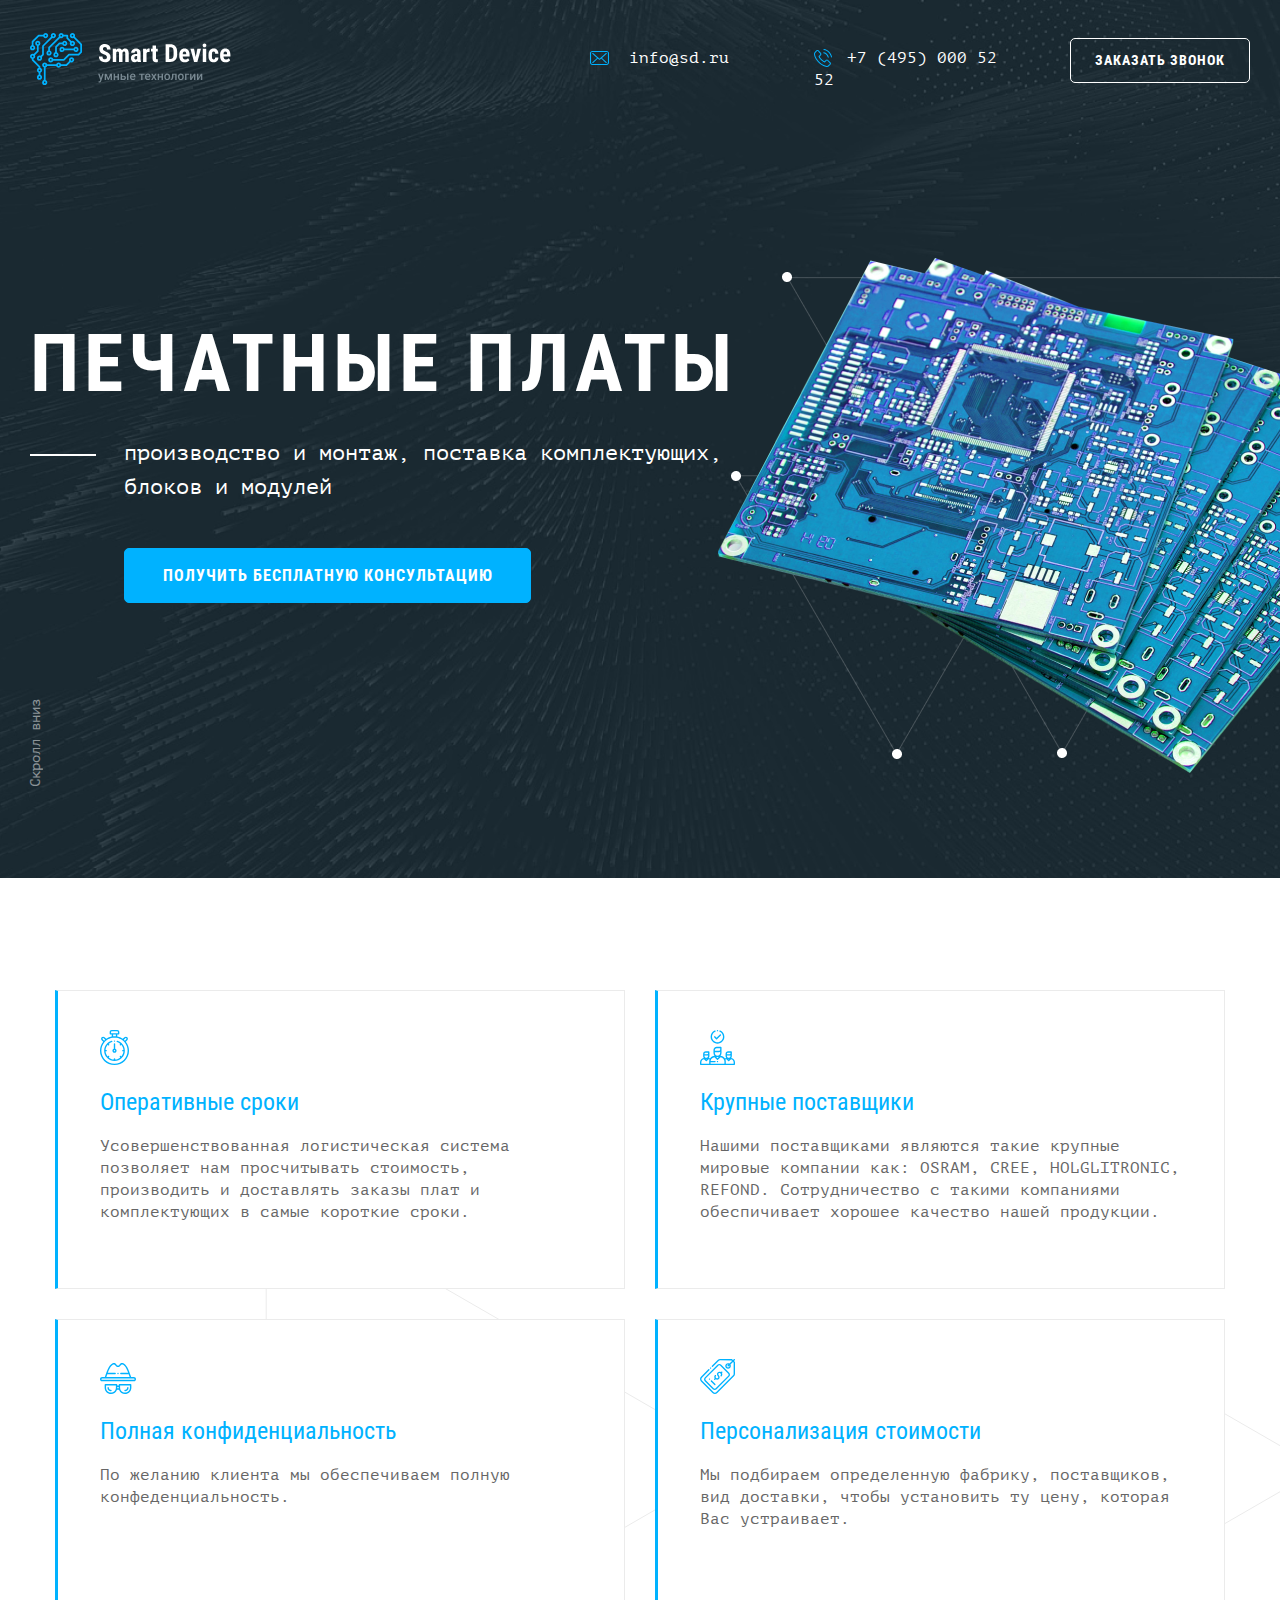
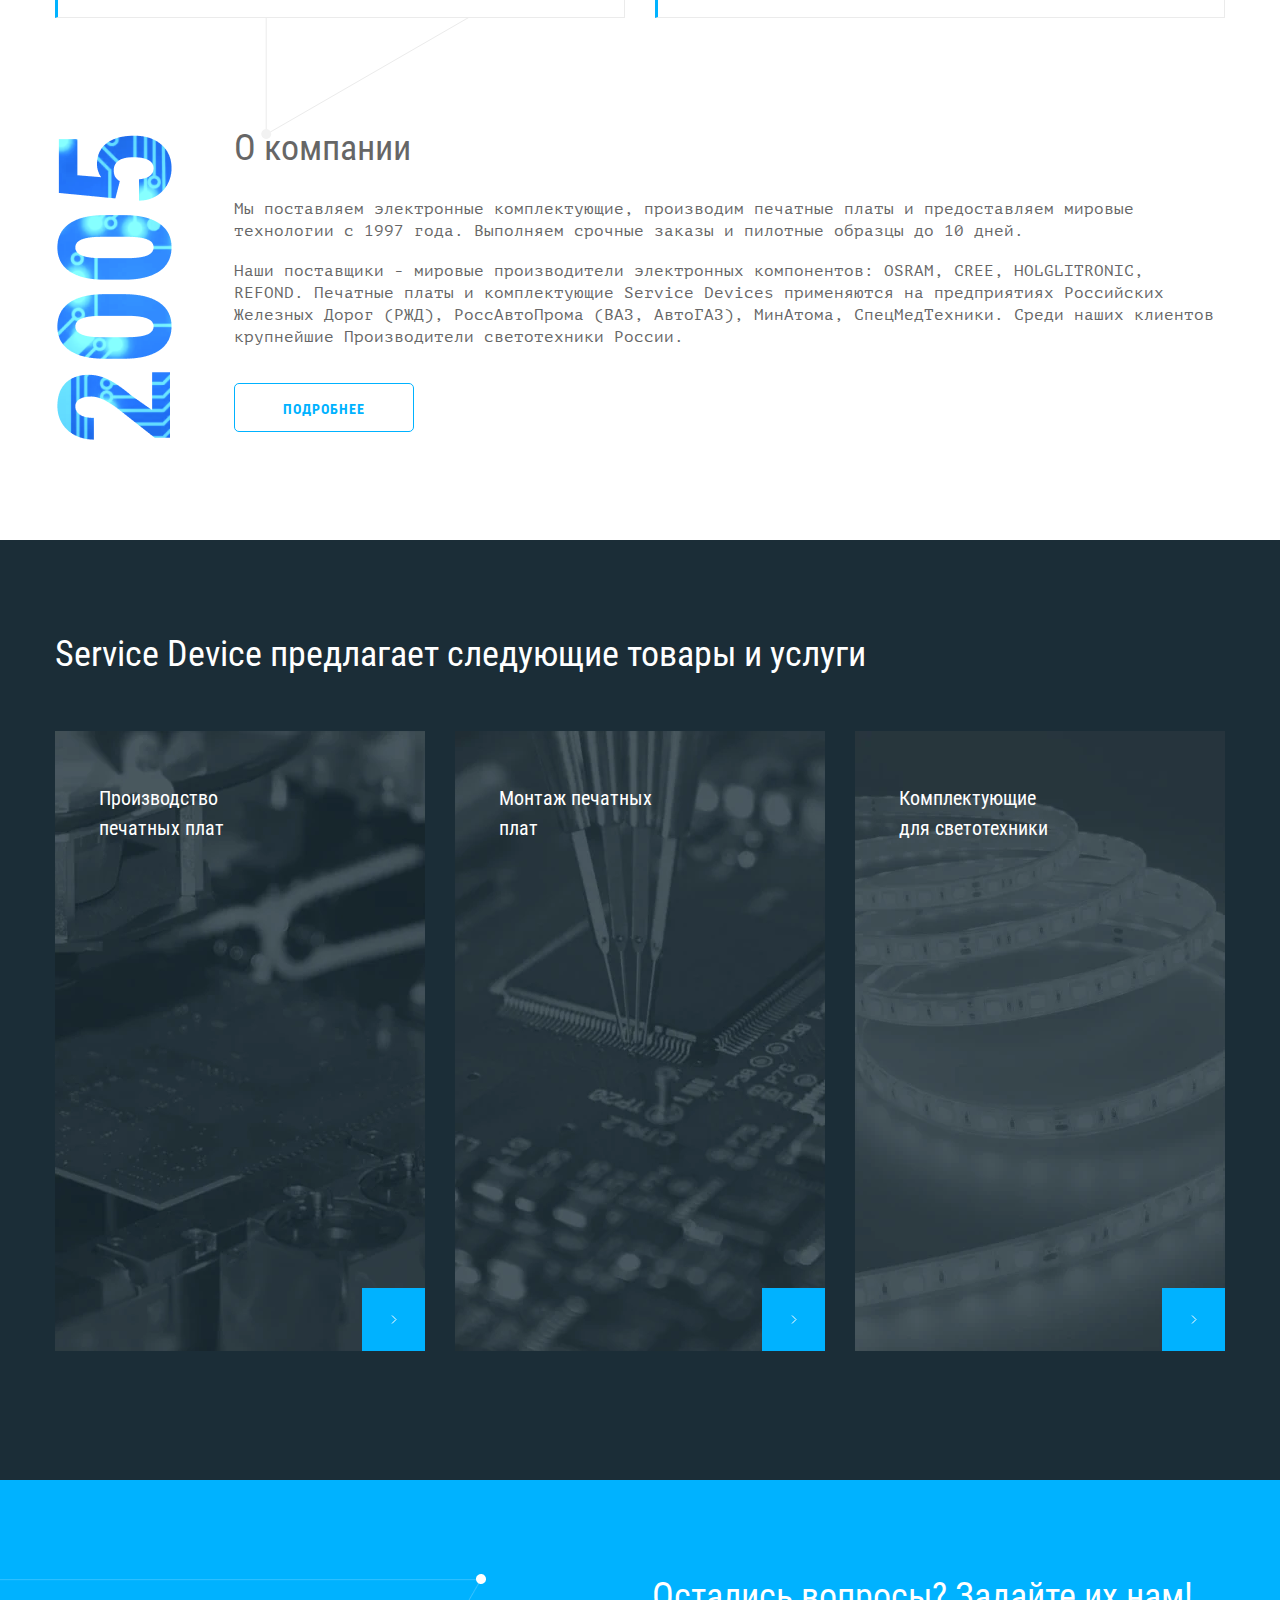
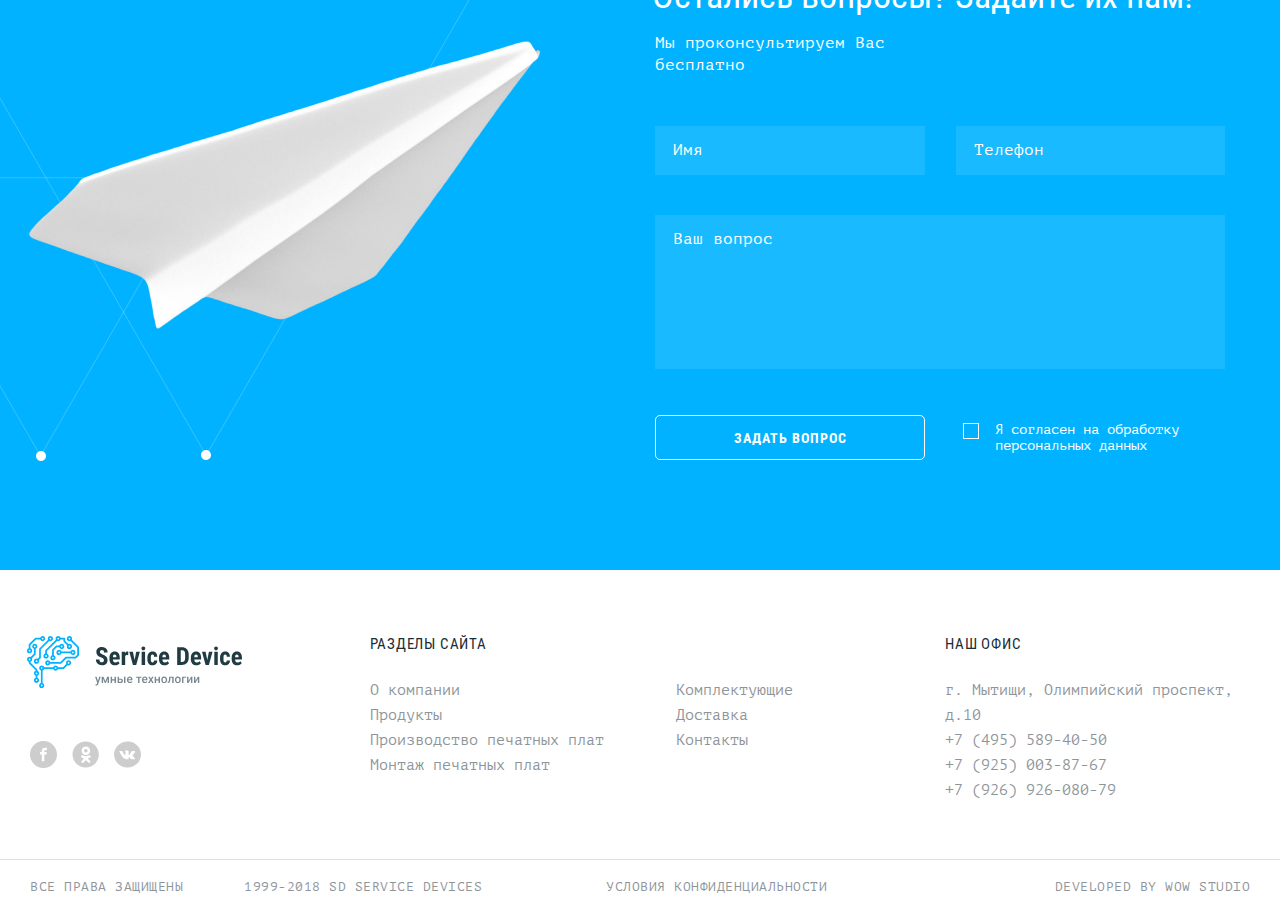
<file: index.html>
<!DOCTYPE html>
<html lang="en">
<head>
  <meta charset="UTF-8">
  <meta name="viewport" content="width=device-width, initial-scale=1.0">
  <meta http-equiv="X-UA-Compatible" content="ie=edge">
  <meta name="description" content="Компания Smart Device осуществляет производство и монтаж печатных плат, поставку комплектующих, блоков и модулей">
  <title>Smart Device - умные технологии</title>
  <link rel="preload" href="fonts/roboto-condensed/roboto-condensed-v19-latin_cyrillic-regular.woff2" as="font" type="font/woff2" crossorigin="">
  <link rel="preload" href="fonts/roboto-condensed/roboto-condensed-v19-latin_cyrillic-700.woff2" as="font" type="font/woff2" crossorigin="">
  <link rel="preload" href="fonts/pt-mono/pt-mono-v8-latin_cyrillic-regular.woff2" as="font" type="font/woff2" crossorigin="">
  <link rel="stylesheet" href="css/style.min.css">
</head>
<body class="page-body">
  <template style="display: none">
    <svg xmlns="http://www.w3.org/2000/svg" xmlns:xlink="http://www.w3.org/1999/xlink"><symbol id="icon-checked" viewBox="0 0 10 7">
<path d="M1 2.66667L4.2 6L9 1" stroke="white"></path>
</symbol><symbol id="icon-cross" viewBox="0 0 17 17">
<path fill-rule="evenodd" clip-rule="evenodd" d="M0.146522 0.853553C-0.04874 0.658291 -0.04874 0.341709 0.146522 0.146447C0.341784 -0.0488155 0.658367 -0.0488156 0.853629 0.146447L8.27821 7.57103L15.7028 0.14645C15.8981 -0.0488124 16.2146 -0.0488125 16.4099 0.14645C16.6052 0.341712 16.6052 0.658294 16.4099 0.853556L8.98532 8.27814L16.41 15.7028C16.6052 15.8981 16.6052 16.2146 16.41 16.4099C16.2147 16.6052 15.8981 16.6052 15.7029 16.4099L8.27821 8.98525L0.853553 16.4099C0.658291 16.6052 0.341709 16.6052 0.146447 16.4099C-0.0488155 16.2146 -0.0488156 15.8981 0.146447 15.7028L7.57111 8.27814L0.146522 0.853553Z" fill="white"></path>
</symbol><symbol id="icon-detective" viewBox="0 0 36 31">
<path d="M18 9.75821C17.6119 9.75821 17.2969 10.0752 17.2969 10.4663C17.2969 10.8571 17.6119 11.1743 18 11.1743C18.3881 11.1743 18.7031 10.8571 18.7031 10.4663C18.7031 10.0752 18.3881 9.75821 18 9.75821Z"></path>
<path d="M33.8906 14.0066H31.1548C29.7125 9.85946 27.6199 2.58774 23.8291 0.529671C21.9331 -0.498398 20.141 0.219618 19.4669 1.67833C19.1802 2.29844 18.6075 2.62453 18 2.62453C17.3842 2.62453 16.8162 2.29124 16.5331 1.67888C15.8829 0.269957 14.1336 -0.513887 12.3041 0.380314C8.45261 2.26386 6.29874 9.8282 4.84525 14.0066H2.10938C0.944 14.0066 0 14.9569 0 16.1308C0 17.3018 0.946198 18.2549 2.10938 18.2549H33.8906C35.056 18.2549 36 17.3043 36 16.1308C36 14.9594 35.0538 14.0066 33.8906 14.0066ZM7.31525 11.1743H15.1875C15.5759 11.1743 15.8906 10.8571 15.8906 10.4663C15.8906 10.0752 15.5759 9.75823 15.1875 9.75823H7.80688C9.92642 3.86225 11.9064 2.14908 12.9183 1.65427C14.0221 1.11493 14.9307 1.56631 15.2581 2.27603C15.7739 3.39178 16.8409 4.04065 18 4.04065C19.1618 4.04065 20.2275 3.38929 20.7419 2.27603C21.0789 1.54612 21.9922 1.14203 23.1619 1.77624C24.1784 2.32831 26.1524 4.09845 28.1928 9.75823H20.8125C20.4241 9.75823 20.1094 10.0752 20.1094 10.4663C20.1094 10.8574 20.4241 11.1743 20.8125 11.1743H28.685C29.0404 12.2066 29.4096 13.2717 29.665 14.0066H6.33527C6.58987 13.2736 6.95819 12.211 7.31525 11.1743ZM33.8906 16.8388H2.10938C1.72156 16.8388 1.40625 16.521 1.40625 16.1308C1.40625 15.7397 1.72101 15.4227 2.10938 15.4227H33.8906C34.2784 15.4227 34.5938 15.7402 34.5938 16.1308C34.5938 16.5216 34.2787 16.8388 33.8906 16.8388Z"></path>
<path d="M16.5938 21.0873H5.34375C4.95538 21.0873 4.64062 21.4042 4.64062 21.7953V24.6275C4.64062 28.1413 7.47949 31.0001 10.9688 31.0001C13.6126 31.0001 15.9527 29.3624 16.8835 26.8953C17.5905 26.5706 18.4095 26.5706 19.1165 26.8953C20.0473 29.3624 22.3874 30.9998 25.0312 30.9998C28.5205 30.9998 31.3594 28.1413 31.3594 24.6273V21.795C31.3594 21.4039 31.0446 21.087 30.6562 21.087H19.4062C19.0179 21.087 18.7031 21.4039 18.7031 21.795V22.5031H17.2969V21.795C17.2969 21.4042 16.9821 21.0873 16.5938 21.0873ZM10.9688 29.584C8.25485 29.584 6.04688 27.3605 6.04688 24.6275V22.5034H15.8906V24.6275C15.8906 27.3677 13.6945 29.584 10.9688 29.584ZM20.1094 22.5034H29.9531V24.6275C29.9531 27.3605 27.7451 29.584 25.0312 29.584C22.2987 29.584 20.1094 27.361 20.1094 24.6275V22.5034ZM18.7031 23.9195V24.6275C18.7031 24.8538 18.716 25.0792 18.7394 25.303C18.2508 25.2131 17.7492 25.2131 17.2606 25.303C17.284 25.0792 17.2969 24.8538 17.2969 24.6275V23.9195H18.7031Z"></path>
<path d="M10.9688 26.7516C9.80557 26.7516 8.85938 25.7985 8.85938 24.6274C8.85938 24.2363 8.54462 23.9194 8.15625 23.9194C7.76788 23.9194 7.45312 24.2363 7.45312 24.6274C7.45312 26.5793 9.03021 28.1677 10.9688 28.1677C11.3571 28.1677 11.6719 27.8505 11.6719 27.4597C11.6719 27.0686 11.3571 26.7516 10.9688 26.7516Z"></path>
<path d="M25.0312 28.1677C26.9698 28.1677 28.5469 26.5793 28.5469 24.6274C28.5469 24.2363 28.2321 23.9194 27.8438 23.9194C27.4554 23.9194 27.1406 24.2363 27.1406 24.6274C27.1406 25.7985 26.1944 26.7516 25.0312 26.7516C24.6429 26.7516 24.3281 27.0686 24.3281 27.4597C24.3281 27.8505 24.6429 28.1677 25.0312 28.1677Z"></path>
</symbol><symbol id="icon-facebook" viewBox="0 0 27 27">
<path fill-rule="evenodd" clip-rule="evenodd" d="M27 13.5C27 6.04462 20.9562 0 13.5 0C6.04379 0 0 6.04462 0 13.5C0 20.9562 6.04369 27 13.5 27C20.9562 27 27 20.9563 27 13.5ZM16.8835 9.29395H15.1437C14.6754 9.29395 14.3464 9.69053 14.3464 10.185V10.9604H16.8312L16.4288 13.4772H14.3455V20.2238H11.8025V13.4772H10.115V10.9604H11.8025V9.677H11.8075C11.8523 8.21392 12.3602 6.82092 14.8383 6.73315V6.72388H16.8835V9.29395Z"></path>
</symbol><symbol id="icon-hired" viewBox="0 0 35 35">
<path d="M31.2638 27.8931C31.639 27.3746 31.8609 26.7384 31.8609 26.0511V21.9434C31.8609 21.5658 31.5548 21.2598 31.1773 21.2598H28.1222C26.7099 21.2598 25.5609 22.4087 25.5609 23.8211V26.0511C25.5609 26.738 25.7826 27.3738 26.1573 27.8921C25.69 27.9679 25.2404 28.1176 24.8211 28.3367C23.8713 26.9195 22.3152 25.9421 20.5271 25.7772C20.5201 25.7752 20.513 25.7738 20.506 25.7721C21.1457 25.0577 21.5357 24.1151 21.5357 23.0829V17.5C21.5357 17.1225 21.2296 16.8164 20.8521 16.8164H16.6999C14.9157 16.8164 13.4643 18.2679 13.4643 20.052V23.0828C13.4643 24.1151 13.8543 25.0576 14.494 25.772C14.487 25.7737 14.4799 25.7752 14.4729 25.7772C12.6846 25.942 11.1284 26.9196 10.1787 28.337C9.75926 28.1179 9.30959 27.9681 8.84249 27.8923C9.21724 27.374 9.43906 26.7381 9.43906 26.0511V21.9434C9.43906 21.5658 9.13295 21.2598 8.75547 21.2598H5.70035C4.28805 21.2598 3.13906 22.4087 3.13906 23.8211V26.0511C3.13906 26.7385 3.36103 27.3746 3.73618 27.8931C1.62025 28.2389 0 30.0791 0 32.2913V34.3164C0 34.694 0.306113 35 0.683594 35H34.3164C34.6939 35 35 34.694 35 34.3164V32.2913C35 30.0791 33.3797 28.2389 31.2638 27.8931ZM4.50625 23.8211C4.50625 23.1626 5.04191 22.627 5.70035 22.627H8.07188V23.4595C8.07188 23.8677 7.73979 24.1998 7.33161 24.1998H4.50625V23.8211ZM4.50625 25.567H7.33161C7.59206 25.567 7.84144 25.5192 8.07188 25.4324V26.0511C8.07188 27.0341 7.27214 27.8339 6.28906 27.8339C5.30599 27.8339 4.50625 27.0341 4.50625 26.0511V25.567ZM6.72978 29.2011L6.28906 29.6418L5.84835 29.2011H6.72978ZM9.19789 31.564V33.6328H1.36719V32.2913C1.36719 30.758 2.48985 29.4826 3.95616 29.2424L5.80569 31.0919C5.93394 31.2201 6.10777 31.2921 6.28906 31.2921C6.47035 31.2921 6.64419 31.2201 6.77243 31.0919L8.62251 29.2417C8.94927 29.2949 9.26352 29.4003 9.55637 29.5544C9.32477 30.1809 9.19789 30.8579 9.19789 31.564ZM17.5001 25.7515C16.0286 25.7515 14.8315 24.5543 14.8315 23.0829V22.1794H18.917C19.37 22.1794 19.7965 22.0637 20.1686 21.8604V23.0829C20.1686 24.5543 18.9715 25.7515 17.5001 25.7515ZM18.6916 27.1186L17.5 28.3102L16.3084 27.1186H18.6916ZM14.8314 20.052H14.8315C14.8315 19.0217 15.6696 18.1836 16.6999 18.1836H20.1685V19.5606C20.1685 20.2508 19.607 20.8123 18.9169 20.8123H14.8314V20.052ZM24.4349 33.6328H23.1055H11.8945H10.5651V32.2656H15.0163C15.3938 32.2656 15.6999 31.9596 15.6999 31.582C15.6999 31.2045 15.3938 30.8984 15.0163 30.8984H10.6151C10.9081 28.9556 12.4633 27.422 14.4158 27.1595L17.0166 29.7603C17.1501 29.8938 17.3251 29.9605 17.5 29.9605C17.6749 29.9605 17.8499 29.8938 17.9834 29.7603L20.5842 27.1595C22.755 27.4513 24.4349 29.3146 24.4349 31.564V33.6328ZM26.9281 23.8211C26.9281 23.1626 27.4638 22.627 28.1222 22.627H30.4937V23.4595C30.4937 23.8677 30.1617 24.1998 29.7535 24.1998H26.9281V23.8211ZM26.9281 25.567H29.7535C30.0139 25.567 30.2633 25.5192 30.4937 25.4324V26.0511C30.4937 27.0341 29.694 27.8339 28.7109 27.8339C27.7279 27.8339 26.9281 27.0341 26.9281 26.0511V25.567ZM29.1516 29.2011L28.7109 29.6418L28.2702 29.2011H29.1516ZM25.802 33.6328V31.564C25.802 30.8578 25.6752 30.1809 25.4435 29.5542C25.7362 29.4 26.0504 29.2947 26.3772 29.2416L28.2275 31.0919C28.3557 31.2201 28.5296 31.2921 28.7109 31.2921C28.8922 31.2921 29.066 31.2201 29.1942 31.0919L31.0438 29.2424C32.5101 29.4826 33.6327 30.758 33.6327 32.2913V33.6328H25.802Z"></path>
<path d="M20.8689 4.4665C20.6019 4.19956 20.1692 4.19956 19.9021 4.4665L16.5477 7.82097L15.0976 6.37086C14.8306 6.10385 14.3979 6.10385 14.1309 6.37079C13.8639 6.63773 13.8639 7.07059 14.1309 7.3376L16.0643 9.27107C16.1926 9.39925 16.3664 9.4713 16.5477 9.4713C16.729 9.4713 16.9028 9.39925 17.0311 9.27107L20.8689 5.43324C21.1359 5.1663 21.1359 4.73345 20.8689 4.4665Z"></path>
<path d="M20.295 0.592814C19.9503 0.439074 19.5461 0.593908 19.3923 0.938712C19.2385 1.28352 19.3934 1.68773 19.7382 1.84147C21.7205 2.72556 23.0015 4.69889 23.0015 6.86875C23.0015 9.90227 20.5335 12.3702 17.5 12.3702C14.4664 12.3702 11.9985 9.90227 11.9985 6.86875C11.9985 4.7101 13.2702 2.74087 15.2382 1.85199C15.5823 1.69661 15.7353 1.29165 15.5798 0.947599C15.4244 0.603478 15.0193 0.450558 14.6755 0.605939C12.2188 1.71555 10.6313 4.17382 10.6313 6.86868C10.6313 10.6561 13.7126 13.7374 17.5 13.7374C21.2873 13.7374 24.3686 10.6561 24.3686 6.86875C24.3686 4.15987 22.7696 1.69641 20.295 0.592814Z"></path>
<path d="M17.5245 0H17.5C17.1225 0 16.8164 0.306045 16.8164 0.683594C16.8164 1.06114 17.1225 1.36719 17.5 1.36719H17.518C17.5191 1.36719 17.5202 1.36719 17.5213 1.36719C17.8974 1.36719 18.2031 1.06326 18.2049 0.686807C18.2066 0.309258 17.902 0.00177734 17.5245 0Z"></path>
<path d="M17.9832 31.0987C17.8562 30.9716 17.6798 30.8984 17.5 30.8984C17.3202 30.8984 17.1438 30.9716 17.0167 31.0987C16.8896 31.2259 16.8164 31.4022 16.8164 31.582C16.8164 31.7618 16.8895 31.9382 17.0167 32.0653C17.1439 32.1925 17.3202 32.2656 17.5 32.2656C17.6798 32.2656 17.8562 32.1925 17.9832 32.0653C18.1104 31.9382 18.1836 31.7618 18.1836 31.582C18.1836 31.4022 18.1104 31.2259 17.9832 31.0987Z"></path>
</symbol><symbol id="icon-logo-desktop" viewBox="0 0 202 52">
<path d="M76.9355 24.3369C76.9355 23.6126 76.7484 23.0674 76.374 22.7012C76.0078 22.3268 75.3364 21.9403 74.3599 21.5415C72.5776 20.866 71.2959 20.0767 70.5146 19.1733C69.7334 18.2619 69.3428 17.1877 69.3428 15.9507C69.3428 14.4533 69.8717 13.2529 70.9297 12.3496C71.9958 11.4382 73.3467 10.9824 74.9824 10.9824C76.0729 10.9824 77.0454 11.2144 77.8999 11.6782C78.7544 12.134 79.4095 12.7809 79.8652 13.6191C80.3291 14.4574 80.561 15.4095 80.561 16.4756H76.9844C76.9844 15.6455 76.8053 15.0148 76.4473 14.5835C76.0973 14.144 75.5887 13.9243 74.9214 13.9243C74.2948 13.9243 73.8065 14.1115 73.4565 14.4858C73.1066 14.8521 72.9316 15.3485 72.9316 15.9751C72.9316 16.4634 73.127 16.9069 73.5176 17.3057C73.9082 17.6963 74.5999 18.1032 75.5928 18.5264C77.3262 19.153 78.5835 19.922 79.3647 20.8335C80.1541 21.745 80.5488 22.9046 80.5488 24.3125C80.5488 25.8587 80.0565 27.0672 79.0718 27.938C78.0871 28.8088 76.7484 29.2441 75.0557 29.2441C73.9082 29.2441 72.8625 29.0081 71.9185 28.5361C70.9744 28.0641 70.2339 27.3887 69.6968 26.5098C69.1678 25.6309 68.9033 24.5933 68.9033 23.397H72.5044C72.5044 24.4224 72.7038 25.167 73.1025 25.6309C73.5013 26.0947 74.1523 26.3267 75.0557 26.3267C76.3089 26.3267 76.9355 25.6634 76.9355 24.3369ZM86.0054 15.792L86.103 17.0127C86.8761 16.0361 87.8975 15.5479 89.167 15.5479C90.4854 15.5479 91.4172 16.1419 91.9624 17.3301C92.7192 16.1419 93.7975 15.5479 95.1973 15.5479C97.5085 15.5479 98.6925 17.147 98.7495 20.3452V29H95.2949V20.5649C95.2949 19.8 95.1891 19.2547 94.9775 18.9292C94.766 18.6037 94.4079 18.4409 93.9033 18.4409C93.2604 18.4409 92.7803 18.8356 92.4629 19.625L92.4873 20.04V29H89.0327V20.5894C89.0327 19.8325 88.931 19.2873 88.7275 18.9536C88.5241 18.6118 88.1619 18.4409 87.6411 18.4409C87.047 18.4409 86.575 18.7624 86.2251 19.4053V29H82.7705V15.792H86.0054ZM107.587 29C107.49 28.7965 107.392 28.4548 107.294 27.9746C106.676 28.821 105.838 29.2441 104.78 29.2441C103.673 29.2441 102.753 28.8779 102.021 28.1455C101.297 27.4131 100.935 26.465 100.935 25.3013C100.935 23.9178 101.374 22.8477 102.253 22.0908C103.14 21.334 104.414 20.9474 106.074 20.9312H107.124V19.8691C107.124 19.2751 107.022 18.856 106.818 18.6118C106.615 18.3677 106.318 18.2456 105.927 18.2456C105.065 18.2456 104.633 18.7502 104.633 19.7593H101.179C101.179 18.5386 101.634 17.5335 102.546 16.7441C103.465 15.9466 104.625 15.5479 106.025 15.5479C107.473 15.5479 108.592 15.9263 109.382 16.6831C110.179 17.4318 110.578 18.506 110.578 19.9058V26.1191C110.594 27.2585 110.757 28.1496 111.066 28.7925V29H107.587ZM105.549 26.5342C105.931 26.5342 106.257 26.4569 106.525 26.3022C106.794 26.1476 106.993 25.9645 107.124 25.7529V23.0063H106.293C105.708 23.0063 105.244 23.1935 104.902 23.5679C104.568 23.9422 104.401 24.4427 104.401 25.0693C104.401 26.0459 104.784 26.5342 105.549 26.5342ZM119.599 19.1245L118.452 19.0269C117.508 19.0269 116.869 19.4419 116.535 20.272V29H113.068V15.792H116.328L116.425 17.2202C116.971 16.1053 117.723 15.5479 118.684 15.5479C119.074 15.5479 119.392 15.6007 119.636 15.7065L119.599 19.1245ZM126.008 12.5449V15.792H127.778V18.3921H126.008V24.9473C126.008 25.4681 126.077 25.8262 126.215 26.0215C126.362 26.2168 126.639 26.3145 127.045 26.3145C127.379 26.3145 127.652 26.286 127.863 26.229L127.839 28.9146C127.253 29.1343 126.618 29.2441 125.935 29.2441C123.705 29.2441 122.578 27.9665 122.553 25.4111V18.3921H121.027V15.792H122.553V12.5449H126.008ZM135.615 29V11.2266H140.314C142.39 11.2266 144.042 11.8857 145.271 13.2041C146.507 14.5225 147.138 16.3291 147.163 18.624V21.5049C147.163 23.8405 146.544 25.6756 145.307 27.0103C144.078 28.3368 142.382 29 140.217 29H135.615ZM139.204 14.2173V26.0215H140.278C141.474 26.0215 142.316 25.7082 142.805 25.0815C143.293 24.4468 143.549 23.3563 143.574 21.8101V18.7217C143.574 17.0615 143.342 15.9059 142.878 15.2549C142.414 14.5957 141.625 14.2498 140.51 14.2173H139.204ZM154.914 29.2441C153.14 29.2441 151.757 28.7152 150.764 27.6572C149.771 26.5993 149.274 25.0856 149.274 23.1162V22.0664C149.274 19.9831 149.73 18.3758 150.642 17.2446C151.553 16.1134 152.859 15.5479 154.56 15.5479C156.22 15.5479 157.469 16.0809 158.308 17.147C159.146 18.2049 159.573 19.7756 159.589 21.8589V23.5557H152.717C152.766 24.5322 152.981 25.2484 153.364 25.7041C153.746 26.1517 154.336 26.3755 155.134 26.3755C156.289 26.3755 157.254 25.9808 158.027 25.1914L159.382 27.2788C158.959 27.8647 158.344 28.3408 157.539 28.707C156.733 29.0651 155.858 29.2441 154.914 29.2441ZM152.741 21.1387H156.196V20.8213C156.18 20.0319 156.049 19.4338 155.805 19.0269C155.561 18.62 155.138 18.4165 154.536 18.4165C153.933 18.4165 153.494 18.6322 153.217 19.0635C152.949 19.4948 152.79 20.1865 152.741 21.1387ZM165.705 24.1172L167.377 15.792H170.979L167.353 29H164.057L160.419 15.792H164.033L165.705 24.1172ZM176.228 29H172.761V15.792H176.228V29ZM172.602 12.374C172.602 11.8369 172.773 11.3975 173.115 11.0557C173.457 10.7139 173.912 10.543 174.482 10.543C175.052 10.543 175.507 10.7139 175.849 11.0557C176.191 11.3975 176.362 11.8369 176.362 12.374C176.362 12.903 176.191 13.3424 175.849 13.6924C175.515 14.0423 175.06 14.2173 174.482 14.2173C173.904 14.2173 173.444 14.0423 173.103 13.6924C172.769 13.3424 172.602 12.903 172.602 12.374ZM183.674 26.3755C184.675 26.3755 185.183 25.7244 185.2 24.4224H188.447C188.431 25.8628 187.987 27.0265 187.116 27.9136C186.245 28.8006 185.122 29.2441 183.747 29.2441C182.046 29.2441 180.748 28.7152 179.853 27.6572C178.958 26.5993 178.502 25.0409 178.486 22.9819V21.9321C178.486 19.8569 178.925 18.2741 179.804 17.1836C180.691 16.0931 181.997 15.5479 183.723 15.5479C185.179 15.5479 186.327 15.9995 187.165 16.9028C188.003 17.798 188.431 19.0716 188.447 20.7236H185.2C185.192 19.9831 185.069 19.4134 184.833 19.0146C184.597 18.6159 184.207 18.4165 183.662 18.4165C183.059 18.4165 182.628 18.6322 182.368 19.0635C182.107 19.4867 181.969 20.3127 181.953 21.5415V22.8843C181.953 23.9585 182.006 24.7113 182.111 25.1426C182.217 25.5658 182.392 25.8791 182.636 26.0825C182.88 26.2778 183.226 26.3755 183.674 26.3755ZM195.734 29.2441C193.96 29.2441 192.577 28.7152 191.584 27.6572C190.591 26.5993 190.095 25.0856 190.095 23.1162V22.0664C190.095 19.9831 190.55 18.3758 191.462 17.2446C192.373 16.1134 193.68 15.5479 195.38 15.5479C197.041 15.5479 198.29 16.0809 199.128 17.147C199.966 18.2049 200.393 19.7756 200.41 21.8589V23.5557H193.537C193.586 24.5322 193.802 25.2484 194.184 25.7041C194.567 26.1517 195.157 26.3755 195.954 26.3755C197.11 26.3755 198.074 25.9808 198.847 25.1914L200.202 27.2788C199.779 27.8647 199.165 28.3408 198.359 28.707C197.553 29.0651 196.678 29.2441 195.734 29.2441ZM193.562 21.1387H197.016V20.8213C197 20.0319 196.87 19.4338 196.625 19.0269C196.381 18.62 195.958 18.4165 195.356 18.4165C194.754 18.4165 194.314 18.6322 194.038 19.0635C193.769 19.4948 193.61 20.1865 193.562 21.1387Z" fill="white"></path>
<path d="M70.9473 44.9609L72.2363 40.6602H73.7539L71.2344 47.9609C70.8477 49.0273 70.1914 49.5605 69.2656 49.5605C69.0586 49.5605 68.8301 49.5254 68.5801 49.4551V48.3535L68.8496 48.3711C69.209 48.3711 69.4785 48.3047 69.6582 48.1719C69.8418 48.043 69.9863 47.8242 70.0918 47.5156L70.2969 46.9707L68.0703 40.6602H69.6055L70.9473 44.9609ZM78.3418 45.248L80.2168 40.6602H81.998V47H80.5742V42.8047L78.8281 47H77.8613L76.1094 42.7812V47H74.6855V40.6602H76.4785L78.3418 45.248ZM88.9707 47H87.5469V44.4395H85.0801V47H83.6562V40.6602H85.0801V43.3027H87.5469V40.6602H88.9707V47ZM92.0234 42.6758H93.418C93.9375 42.6758 94.3906 42.7656 94.7773 42.9453C95.1641 43.125 95.457 43.377 95.6562 43.7012C95.8594 44.0254 95.9609 44.4023 95.9609 44.832C95.9609 45.4844 95.7305 46.0078 95.2695 46.4023C94.8086 46.7969 94.1953 46.9961 93.4297 47H90.5996V40.6602H92.0234V42.6758ZM98.4395 47H97.0156V40.6602H98.4395V47ZM92.0234 43.8184V45.8633H93.4121C93.7598 45.8633 94.0332 45.7773 94.2324 45.6055C94.4355 45.4297 94.5371 45.1816 94.5371 44.8613C94.5371 44.541 94.4375 44.2891 94.2383 44.1055C94.043 43.918 93.7773 43.8223 93.4414 43.8184H92.0234ZM102.939 47.1172C102.037 47.1172 101.305 46.834 100.742 46.2676C100.184 45.6973 99.9043 44.9395 99.9043 43.9941V43.8184C99.9043 43.1855 100.025 42.6211 100.268 42.125C100.514 41.625 100.857 41.2363 101.299 40.959C101.74 40.6816 102.232 40.543 102.775 40.543C103.639 40.543 104.305 40.8184 104.773 41.3691C105.246 41.9199 105.482 42.6992 105.482 43.707V44.2812H101.34C101.383 44.8047 101.557 45.2188 101.861 45.5234C102.17 45.8281 102.557 45.9805 103.021 45.9805C103.674 45.9805 104.205 45.7168 104.615 45.1895L105.383 45.9219C105.129 46.3008 104.789 46.5957 104.363 46.8066C103.941 47.0137 103.467 47.1172 102.939 47.1172ZM102.77 41.6855C102.379 41.6855 102.062 41.8223 101.82 42.0957C101.582 42.3691 101.43 42.75 101.363 43.2383H104.076V43.1328C104.045 42.6562 103.918 42.2969 103.695 42.0547C103.473 41.8086 103.164 41.6855 102.77 41.6855ZM114.57 41.791H112.514V47H111.09V41.791H109.057V40.6602H114.57V41.791ZM117.939 47.1172C117.037 47.1172 116.305 46.834 115.742 46.2676C115.184 45.6973 114.904 44.9395 114.904 43.9941V43.8184C114.904 43.1855 115.025 42.6211 115.268 42.125C115.514 41.625 115.857 41.2363 116.299 40.959C116.74 40.6816 117.232 40.543 117.775 40.543C118.639 40.543 119.305 40.8184 119.773 41.3691C120.246 41.9199 120.482 42.6992 120.482 43.707V44.2812H116.34C116.383 44.8047 116.557 45.2188 116.861 45.5234C117.17 45.8281 117.557 45.9805 118.021 45.9805C118.674 45.9805 119.205 45.7168 119.615 45.1895L120.383 45.9219C120.129 46.3008 119.789 46.5957 119.363 46.8066C118.941 47.0137 118.467 47.1172 117.939 47.1172ZM117.77 41.6855C117.379 41.6855 117.062 41.8223 116.82 42.0957C116.582 42.3691 116.43 42.75 116.363 43.2383H119.076V43.1328C119.045 42.6562 118.918 42.2969 118.695 42.0547C118.473 41.8086 118.164 41.6855 117.77 41.6855ZM123.869 42.7461L125.076 40.6602H126.658L124.719 43.7832L126.723 47H125.152L123.887 44.832L122.627 47H121.045L123.049 43.7832L121.115 40.6602H122.686L123.869 42.7461ZM132.998 47H131.574V44.4395H129.107V47H127.684V40.6602H129.107V43.3027H131.574V40.6602H132.998V47ZM134.252 43.7715C134.252 43.1504 134.375 42.5918 134.621 42.0957C134.867 41.5957 135.213 41.2129 135.658 40.9473C136.104 40.6777 136.615 40.543 137.193 40.543C138.049 40.543 138.742 40.8184 139.273 41.3691C139.809 41.9199 140.098 42.6504 140.141 43.5605L140.146 43.8945C140.146 44.5195 140.025 45.0781 139.783 45.5703C139.545 46.0625 139.201 46.4434 138.752 46.7129C138.307 46.9824 137.791 47.1172 137.205 47.1172C136.311 47.1172 135.594 46.8203 135.055 46.2266C134.52 45.6289 134.252 44.834 134.252 43.8418V43.7715ZM135.676 43.8945C135.676 44.5469 135.811 45.0586 136.08 45.4297C136.35 45.7969 136.725 45.9805 137.205 45.9805C137.686 45.9805 138.059 45.793 138.324 45.418C138.594 45.043 138.729 44.4941 138.729 43.7715C138.729 43.1309 138.59 42.623 138.312 42.248C138.039 41.873 137.666 41.6855 137.193 41.6855C136.729 41.6855 136.359 41.8711 136.086 42.2422C135.812 42.6094 135.676 43.1602 135.676 43.8945ZM146.645 40.6602V47H145.221V41.8086H143.428L143.311 44.0176C143.236 45.0801 143.031 45.8438 142.695 46.3086C142.363 46.7695 141.854 47 141.166 47H140.727L140.721 45.8164L141.014 45.7871C141.326 45.7441 141.553 45.5547 141.693 45.2188C141.838 44.8789 141.93 44.2617 141.969 43.3672L142.086 40.6602H146.645ZM147.893 43.7715C147.893 43.1504 148.016 42.5918 148.262 42.0957C148.508 41.5957 148.854 41.2129 149.299 40.9473C149.744 40.6777 150.256 40.543 150.834 40.543C151.689 40.543 152.383 40.8184 152.914 41.3691C153.449 41.9199 153.738 42.6504 153.781 43.5605L153.787 43.8945C153.787 44.5195 153.666 45.0781 153.424 45.5703C153.186 46.0625 152.842 46.4434 152.393 46.7129C151.947 46.9824 151.432 47.1172 150.846 47.1172C149.951 47.1172 149.234 46.8203 148.695 46.2266C148.16 45.6289 147.893 44.834 147.893 43.8418V43.7715ZM149.316 43.8945C149.316 44.5469 149.451 45.0586 149.721 45.4297C149.99 45.7969 150.365 45.9805 150.846 45.9805C151.326 45.9805 151.699 45.793 151.965 45.418C152.234 45.043 152.369 44.4941 152.369 43.7715C152.369 43.1309 152.23 42.623 151.953 42.248C151.68 41.873 151.307 41.6855 150.834 41.6855C150.369 41.6855 150 41.8711 149.727 42.2422C149.453 42.6094 149.316 43.1602 149.316 43.8945ZM159.213 41.8086H156.459V47H155.041V40.6602H159.213V41.8086ZM163.977 40.6602H165.395V47H163.977V42.7695L161.492 47H160.074V40.6602H161.492V44.8906L163.977 40.6602ZM170.867 40.6602H172.285V47H170.867V42.7695L168.383 47H166.965V40.6602H168.383V44.8906L170.867 40.6602Z" fill="#788891"></path>
<path d="M32.0668 13.8665C33.1952 13.8665 34.1485 14.5936 34.5073 15.5998H43.4929C43.8517 14.5936 44.805 13.8665 45.9334 13.8665C47.3669 13.8665 48.5334 15.033 48.5334 16.4664C48.5334 17.8999 47.3669 19.0664 45.9334 19.0664C44.805 19.0664 43.8517 18.3392 43.4929 17.3331H34.5064C34.1476 18.3392 33.1943 19.0664 32.0659 19.0664C30.6324 19.0664 29.4659 17.8999 29.4659 16.4664C29.4659 15.033 30.6333 13.8665 32.0668 13.8665ZM45.9334 17.3331C46.411 17.3331 46.8001 16.9448 46.8001 16.4664C46.8001 15.988 46.411 15.5998 45.9334 15.5998C45.4559 15.5998 45.0668 15.988 45.0668 16.4664C45.0668 16.9448 45.4559 17.3331 45.9334 17.3331ZM32.0668 17.3331C32.5443 17.3331 32.9334 16.9448 32.9334 16.4664C32.9334 15.988 32.5443 15.5998 32.0668 15.5998C31.5892 15.5998 31.2001 15.988 31.2001 16.4664C31.2001 16.9448 31.5892 17.3331 32.0668 17.3331Z" fill="#00B2FF"></path>
<path d="M25.1333 19.2259V13.8665C25.1333 13.636 25.2243 13.4158 25.3872 13.2538L28.8539 9.78716C29.0159 9.62423 29.2369 9.53323 29.4666 9.53323H32.2261C32.5849 8.52705 33.5382 7.79993 34.6666 7.79993C36.1001 7.79993 37.2666 8.96644 37.2666 10.3999C37.2666 11.8333 36.1001 12.9998 34.6666 12.9998C33.5382 12.9998 32.5849 12.2727 32.2261 11.2665H29.8254L26.8666 14.2253V19.2259C27.8728 19.5847 28.5999 20.538 28.5999 21.6664C28.5999 23.0998 27.4334 24.2663 25.9999 24.2663C24.5665 24.2663 23.3999 23.0998 23.3999 21.6664C23.3999 20.538 24.1271 19.5847 25.1333 19.2259ZM34.6666 11.2665C35.1441 11.2665 35.5333 10.8783 35.5333 10.3999C35.5333 9.92149 35.1441 9.53323 34.6666 9.53323C34.1891 9.53323 33.7999 9.92149 33.7999 10.3999C33.7999 10.8783 34.1891 11.2665 34.6666 11.2665ZM25.9999 22.533C26.4775 22.533 26.8666 22.1448 26.8666 21.6664C26.8666 21.188 26.4775 20.7997 25.9999 20.7997C25.5224 20.7997 25.1333 21.188 25.1333 21.6664C25.1333 22.1448 25.5224 22.533 25.9999 22.533Z" fill="#00B2FF"></path>
<path d="M9.53333 22.533C9.93373 22.533 10.3081 22.6309 10.647 22.7938L12.1333 21.3075V12.9998C12.1333 12.7693 12.2243 12.5491 12.3873 12.3871L21.0609 3.7136C20.8979 3.37474 20.8 3.00035 20.8 2.59996C20.8 1.16651 21.9665 0 23.4 0C24.8335 0 26 1.16651 26 2.59996C26 4.0334 24.8335 5.19991 23.4 5.19991C22.9996 5.19991 22.6252 5.10198 22.2863 4.93905L13.8667 13.3586V21.6663C13.8667 21.8968 13.7757 22.117 13.6127 22.279L11.8725 24.0193C12.0354 24.3581 12.1333 24.7325 12.1333 25.1329C12.1333 26.5664 10.9668 27.7329 9.53333 27.7329C8.09986 27.7329 6.93333 26.5664 6.93333 25.1329C6.93333 23.6995 8.09986 22.533 9.53333 22.533ZM23.4 3.46661C23.8775 3.46661 24.2667 3.07835 24.2667 2.59996C24.2667 2.12156 23.8775 1.7333 23.4 1.7333C22.9225 1.7333 22.5333 2.12156 22.5333 2.59996C22.5333 3.07835 22.9225 3.46661 23.4 3.46661ZM9.53333 25.9996C10.0109 25.9996 10.4 25.6113 10.4 25.1329C10.4 24.6545 10.0109 24.2663 9.53333 24.2663C9.0558 24.2663 8.66667 24.6545 8.66667 25.1329C8.66667 25.6113 9.0558 25.9996 9.53333 25.9996Z" fill="#00B2FF"></path>
<path d="M1.73328 12.2926V8.66652C1.73328 8.43599 1.82428 8.21586 1.98722 8.0538L8.05388 1.98723C8.21595 1.8243 8.43695 1.7333 8.66662 1.7333H13.1594C13.5182 0.727121 14.4716 0 15.6 0C17.0334 0 18.2 1.16651 18.2 2.59996C18.2 4.0334 17.0334 5.19991 15.6 5.19991C14.4716 5.19991 13.5182 4.47279 13.1594 3.46661H9.02542L3.46662 9.02532V12.2926C4.47282 12.6514 5.19995 13.6047 5.19995 14.7331C5.19995 16.1665 4.03342 17.333 2.59995 17.333C1.16648 17.333 -4.95911e-05 16.1665 -4.95911e-05 14.7331C-4.95911e-05 13.6047 0.727085 12.6514 1.73328 12.2926ZM15.6 3.46661C16.0775 3.46661 16.4666 3.07835 16.4666 2.59996C16.4666 2.12156 16.0775 1.7333 15.6 1.7333C15.1224 1.7333 14.7333 2.12156 14.7333 2.59996C14.7333 3.07835 15.1224 3.46661 15.6 3.46661ZM2.59995 15.5997C3.07748 15.5997 3.46662 15.2115 3.46662 14.7331C3.46662 14.2547 3.07748 13.8664 2.59995 13.8664C2.12242 13.8664 1.73328 14.2547 1.73328 14.7331C1.73328 15.2115 2.12242 15.5997 2.59995 15.5997Z" fill="#00B2FF"></path>
<path d="M13.8658 46.9595V34.5066C12.8604 34.1478 12.1333 33.1945 12.1333 32.0661C12.1333 30.6327 13.2998 29.4661 14.7333 29.4661C15.8617 29.4661 16.815 30.1933 17.1738 31.1995H26.1594C26.5182 30.1933 27.4716 29.4661 28.6 29.4661C29.7284 29.4661 30.6817 30.1933 31.0405 31.1995H36.0412L39.2608 27.9798C39.0979 27.641 39 27.2666 39 26.8662C39 25.4327 40.1665 24.2662 41.6 24.2662C43.0334 24.2662 44.2 25.4327 44.2 26.8662C44.2 28.2996 43.0334 29.4661 41.6 29.4661C41.1996 29.4661 40.8252 29.3682 40.4863 29.2053L37.0127 32.6788C36.8506 32.8418 36.6296 32.9328 36.4 32.9328H31.0405C30.6817 33.9389 29.7284 34.6661 28.6 34.6661C27.4716 34.6661 26.5182 33.9389 26.1594 32.9328H17.173C16.9112 33.6668 16.3332 34.2449 15.5991 34.5066V46.9595C16.6053 47.3183 17.3324 48.2716 17.3324 49.4C17.3324 50.8335 16.1659 52 14.7324 52C13.299 52 12.1324 50.8335 12.1324 49.4C12.1324 48.2716 12.8596 47.3183 13.8658 46.9595ZM41.6 27.7328C42.0775 27.7328 42.4666 27.3446 42.4666 26.8662C42.4666 26.3878 42.0775 25.9995 41.6 25.9995C41.1224 25.9995 40.7333 26.3878 40.7333 26.8662C40.7333 27.3446 41.1224 27.7328 41.6 27.7328ZM28.6 32.9328C29.0775 32.9328 29.4666 32.5445 29.4666 32.0661C29.4666 31.5877 29.0775 31.1995 28.6 31.1995C28.1224 31.1995 27.7333 31.5877 27.7333 32.0661C27.7333 32.5445 28.1224 32.9328 28.6 32.9328ZM14.7333 50.2658C15.2108 50.2658 15.6 49.8775 15.6 49.3991C15.6 48.9208 15.2108 48.5325 14.7333 48.5325C14.2558 48.5325 13.8666 48.9208 13.8666 49.3991C13.8666 49.8775 14.2558 50.2658 14.7333 50.2658ZM14.7333 32.9328C15.2108 32.9328 15.6 32.5445 15.6 32.0661C15.6 31.5877 15.2108 31.1995 14.7333 31.1995C14.2558 31.1995 13.8666 31.5877 13.8666 32.0661C13.8666 32.5445 14.2558 32.9328 14.7333 32.9328Z" fill="#00B2FF"></path>
<path d="M18.2 17.4925V14.7331C18.2 14.5026 18.291 14.2824 18.4539 14.1204L28.8609 3.7136C28.6979 3.37474 28.6 3.00035 28.6 2.59996C28.6 1.16651 29.7665 0 31.2 0C32.3284 0 33.2817 0.727121 33.6405 1.7333H37.2667C37.7451 1.7333 38.1333 2.1207 38.1333 2.59996V4.84112L41.353 8.06073C41.6919 7.8978 42.0663 7.79987 42.4667 7.79987C43.9001 7.79987 45.0667 8.96638 45.0667 10.3998C45.0667 11.8333 43.9001 12.9998 42.4667 12.9998C41.0332 12.9998 39.8667 11.8333 39.8667 10.3998C39.8667 9.99943 39.9646 9.62504 40.1275 9.28618L36.6539 5.81264C36.491 5.65057 36.4 5.43044 36.4 5.19991V3.46661H33.6405C33.2817 4.47279 32.3284 5.19991 31.2 5.19991C30.7996 5.19991 30.4252 5.10198 30.0863 4.93905L19.9333 15.0919V17.4925C20.9395 17.8513 21.6667 18.8046 21.6667 19.933C21.6667 21.3664 20.5001 22.533 19.0667 22.533C17.6332 22.533 16.4667 21.3664 16.4667 19.933C16.4667 18.8046 17.1938 17.8513 18.2 17.4925ZM42.4667 11.2665C42.9442 11.2665 43.3333 10.8782 43.3333 10.3998C43.3333 9.92143 42.9442 9.53317 42.4667 9.53317C41.9891 9.53317 41.6 9.92143 41.6 10.3998C41.6 10.8782 41.9891 11.2665 42.4667 11.2665ZM31.2 3.46661C31.6775 3.46661 32.0667 3.07835 32.0667 2.59996C32.0667 2.12156 31.6775 1.7333 31.2 1.7333C30.7225 1.7333 30.3333 2.12156 30.3333 2.59996C30.3333 3.07835 30.7225 3.46661 31.2 3.46661ZM19.0667 20.7997C19.5442 20.7997 19.9333 20.4114 19.9333 19.933C19.9333 19.4546 19.5442 19.0663 19.0667 19.0663C18.5891 19.0663 18.2 19.4546 18.2 19.933C18.2 20.4114 18.5891 20.7997 19.0667 20.7997Z" fill="#00B2FF"></path>
<path d="M20.8 24.2663C21.9284 24.2663 22.8817 24.9934 23.2405 25.9996H33.4412L38.3873 21.0536C38.5493 20.8906 38.7703 20.7997 39 20.7997H48.1745L50.2667 18.7076V11.6253L43.5803 4.93905C43.2415 5.10198 42.8671 5.19991 42.4667 5.19991C41.0332 5.19991 39.8667 4.0334 39.8667 2.59996C39.8667 1.16651 41.0332 0 42.4667 0C43.9001 0 45.0667 1.16651 45.0667 2.59996C45.0667 3.00035 44.9687 3.37474 44.8058 3.7136L51.7461 10.6538C51.909 10.8158 52 11.0359 52 11.2665V19.0663C52 19.2969 51.909 19.517 51.7461 19.6791L49.1461 22.279C48.984 22.442 48.763 22.533 48.5333 22.533H39.3588L34.4127 27.4789C34.2507 27.6419 34.0297 27.7329 33.8 27.7329H23.2405C22.8817 28.7391 21.9284 29.4662 20.8 29.4662C19.3665 29.4662 18.2 28.2997 18.2 26.8662C18.2 25.4328 19.3665 24.2663 20.8 24.2663ZM42.4667 1.7333C41.9891 1.7333 41.6 2.12156 41.6 2.59996C41.6 3.07835 41.9891 3.46661 42.4667 3.46661C42.9442 3.46661 43.3333 3.07835 43.3333 2.59996C43.3333 2.12156 42.9442 1.7333 42.4667 1.7333ZM20.8 27.7329C21.2775 27.7329 21.6667 27.3446 21.6667 26.8662C21.6667 26.3878 21.2775 25.9996 20.8 25.9996C20.3225 25.9996 19.9333 26.3878 19.9333 26.8662C19.9333 27.3446 20.3225 27.7329 20.8 27.7329Z" fill="#00B2FF"></path>
<path d="M2.59997 20.7997C3.00037 20.7997 3.37477 20.8976 3.71363 21.0606L6.9333 17.841V12.8404C5.9271 12.4816 5.19997 11.5283 5.19997 10.3999C5.19997 8.96644 6.3665 7.79993 7.79997 7.79993C9.23343 7.79993 10.4 8.96644 10.4 10.3999C10.4 11.5283 9.67283 12.4816 8.66663 12.8404V18.1998C8.66663 18.4303 8.57563 18.6504 8.4127 18.8125L4.9391 22.286C5.10204 22.6249 5.19997 22.9993 5.19997 23.3997C5.19997 24.528 4.47283 25.4814 3.46663 25.8402V26.5075L10.146 33.1868C10.309 33.3488 10.4 33.569 10.4 33.7995V34.8256C11.4062 35.1844 12.1333 36.1377 12.1333 37.2661C12.1333 38.3945 11.4062 39.3478 10.4 39.7066V41.7597C11.4062 42.1185 12.1333 43.0718 12.1333 44.2002C12.1333 45.6336 10.9668 46.8001 9.5333 46.8001C8.09983 46.8001 6.9333 45.6336 6.9333 44.2002C6.9333 43.0718 7.66043 42.1185 8.66663 41.7597V39.7066C7.66043 39.3478 6.9333 38.3945 6.9333 37.2661C6.9333 36.1377 7.66043 35.1844 8.66663 34.8256V34.1583L1.98723 27.479C1.8243 27.3169 1.7333 27.0968 1.7333 26.8663V25.8402C0.7271 25.4814 -3.24249e-05 24.528 -3.24249e-05 23.3997C-3.24249e-05 21.9662 1.1665 20.7997 2.59997 20.7997ZM7.79997 11.2665C8.2775 11.2665 8.66663 10.8783 8.66663 10.3999C8.66663 9.92149 8.2775 9.53323 7.79997 9.53323C7.32243 9.53323 6.9333 9.92149 6.9333 10.3999C6.9333 10.8783 7.32243 11.2665 7.79997 11.2665ZM9.5333 45.066C10.0108 45.066 10.4 44.6777 10.4 44.1993C10.4 43.7209 10.0108 43.3327 9.5333 43.3327C9.05577 43.3327 8.66663 43.7209 8.66663 44.1993C8.66663 44.6777 9.05577 45.066 9.5333 45.066ZM9.5333 38.1328C10.0108 38.1328 10.4 37.7445 10.4 37.2661C10.4 36.7877 10.0108 36.3995 9.5333 36.3995C9.05577 36.3995 8.66663 36.7877 8.66663 37.2661C8.66663 37.7445 9.05577 38.1328 9.5333 38.1328ZM2.59997 24.2663C3.0775 24.2663 3.46663 23.8781 3.46663 23.3997C3.46663 22.9213 3.0775 22.533 2.59997 22.533C2.12243 22.533 1.7333 22.9213 1.7333 23.3997C1.7333 23.8781 2.12243 24.2663 2.59997 24.2663Z" fill="#00B2FF"></path>
</symbol><symbol id="icon-logo-footer" viewBox="0 0 216 52">
<path d="M76.9355 24.3369C76.9355 23.6126 76.7484 23.0674 76.374 22.7012C76.0078 22.3268 75.3364 21.9403 74.3599 21.5415C72.5776 20.866 71.2959 20.0767 70.5146 19.1733C69.7334 18.2619 69.3428 17.1877 69.3428 15.9507C69.3428 14.4533 69.8717 13.2529 70.9297 12.3496C71.9958 11.4382 73.3467 10.9824 74.9824 10.9824C76.0729 10.9824 77.0454 11.2144 77.8999 11.6782C78.7544 12.134 79.4095 12.7809 79.8652 13.6191C80.3291 14.4574 80.561 15.4095 80.561 16.4756H76.9844C76.9844 15.6455 76.8053 15.0148 76.4473 14.5835C76.0973 14.144 75.5887 13.9243 74.9214 13.9243C74.2948 13.9243 73.8065 14.1115 73.4565 14.4858C73.1066 14.8521 72.9316 15.3485 72.9316 15.9751C72.9316 16.4634 73.127 16.9069 73.5176 17.3057C73.9082 17.6963 74.5999 18.1032 75.5928 18.5264C77.3262 19.153 78.5835 19.922 79.3647 20.8335C80.1541 21.745 80.5488 22.9046 80.5488 24.3125C80.5488 25.8587 80.0565 27.0672 79.0718 27.938C78.0871 28.8088 76.7484 29.2441 75.0557 29.2441C73.9082 29.2441 72.8625 29.0081 71.9185 28.5361C70.9744 28.0641 70.2339 27.3887 69.6968 26.5098C69.1678 25.6309 68.9033 24.5933 68.9033 23.397H72.5044C72.5044 24.4224 72.7038 25.167 73.1025 25.6309C73.5013 26.0947 74.1523 26.3267 75.0557 26.3267C76.3089 26.3267 76.9355 25.6634 76.9355 24.3369ZM88.0928 29.2441C86.3187 29.2441 84.9352 28.7152 83.9424 27.6572C82.9495 26.5993 82.4531 25.0856 82.4531 23.1162V22.0664C82.4531 19.9831 82.9089 18.3758 83.8203 17.2446C84.7318 16.1134 86.0379 15.5479 87.7388 15.5479C89.3989 15.5479 90.6481 16.0809 91.4863 17.147C92.3245 18.2049 92.7518 19.7756 92.7681 21.8589V23.5557H85.8955C85.9443 24.5322 86.16 25.2484 86.5425 25.7041C86.925 26.1517 87.515 26.3755 88.3125 26.3755C89.4681 26.3755 90.4325 25.9808 91.2056 25.1914L92.5605 27.2788C92.1374 27.8647 91.5229 28.3408 90.7173 28.707C89.9116 29.0651 89.0368 29.2441 88.0928 29.2441ZM85.9199 21.1387H89.3745V20.8213C89.3582 20.0319 89.228 19.4338 88.9839 19.0269C88.7397 18.62 88.3166 18.4165 87.7144 18.4165C87.1121 18.4165 86.6727 18.6322 86.396 19.0635C86.1274 19.4948 85.9688 20.1865 85.9199 21.1387ZM101.24 19.1245L100.092 19.0269C99.1483 19.0269 98.5094 19.4419 98.1758 20.272V29H94.709V15.792H97.9683L98.0659 17.2202C98.6112 16.1053 99.3639 15.5479 100.324 15.5479C100.715 15.5479 101.032 15.6007 101.276 15.7065L101.24 19.1245ZM107.575 24.1172L109.248 15.792H112.849L109.223 29H105.927L102.29 15.792H105.903L107.575 24.1172ZM118.098 29H114.631V15.792H118.098V29ZM114.472 12.374C114.472 11.8369 114.643 11.3975 114.985 11.0557C115.327 10.7139 115.782 10.543 116.352 10.543C116.922 10.543 117.377 10.7139 117.719 11.0557C118.061 11.3975 118.232 11.8369 118.232 12.374C118.232 12.903 118.061 13.3424 117.719 13.6924C117.386 14.0423 116.93 14.2173 116.352 14.2173C115.774 14.2173 115.314 14.0423 114.973 13.6924C114.639 13.3424 114.472 12.903 114.472 12.374ZM125.544 26.3755C126.545 26.3755 127.054 25.7244 127.07 24.4224H130.317C130.301 25.8628 129.857 27.0265 128.986 27.9136C128.116 28.8006 126.993 29.2441 125.617 29.2441C123.916 29.2441 122.618 28.7152 121.723 27.6572C120.828 26.5993 120.372 25.0409 120.356 22.9819V21.9321C120.356 19.8569 120.795 18.2741 121.674 17.1836C122.561 16.0931 123.868 15.5479 125.593 15.5479C127.049 15.5479 128.197 15.9995 129.035 16.9028C129.873 17.798 130.301 19.0716 130.317 20.7236H127.07C127.062 19.9831 126.94 19.4134 126.704 19.0146C126.468 18.6159 126.077 18.4165 125.532 18.4165C124.93 18.4165 124.498 18.6322 124.238 19.0635C123.977 19.4867 123.839 20.3127 123.823 21.5415V22.8843C123.823 23.9585 123.876 24.7113 123.981 25.1426C124.087 25.5658 124.262 25.8791 124.506 26.0825C124.75 26.2778 125.096 26.3755 125.544 26.3755ZM137.604 29.2441C135.83 29.2441 134.447 28.7152 133.454 27.6572C132.461 26.5993 131.965 25.0856 131.965 23.1162V22.0664C131.965 19.9831 132.421 18.3758 133.332 17.2446C134.243 16.1134 135.55 15.5479 137.25 15.5479C138.911 15.5479 140.16 16.0809 140.998 17.147C141.836 18.2049 142.264 19.7756 142.28 21.8589V23.5557H135.407C135.456 24.5322 135.672 25.2484 136.054 25.7041C136.437 26.1517 137.027 26.3755 137.824 26.3755C138.98 26.3755 139.944 25.9808 140.717 25.1914L142.072 27.2788C141.649 27.8647 141.035 28.3408 140.229 28.707C139.423 29.0651 138.549 29.2441 137.604 29.2441ZM135.432 21.1387H138.886V20.8213C138.87 20.0319 138.74 19.4338 138.496 19.0269C138.251 18.62 137.828 18.4165 137.226 18.4165C136.624 18.4165 136.184 18.6322 135.908 19.0635C135.639 19.4948 135.48 20.1865 135.432 21.1387ZM150.166 29V11.2266H154.865C156.94 11.2266 158.592 11.8857 159.821 13.2041C161.058 14.5225 161.689 16.3291 161.713 18.624V21.5049C161.713 23.8405 161.095 25.6756 159.858 27.0103C158.629 28.3368 156.932 29 154.768 29H150.166ZM153.754 14.2173V26.0215H154.829C156.025 26.0215 156.867 25.7082 157.355 25.0815C157.844 24.4468 158.1 23.3563 158.125 21.8101V18.7217C158.125 17.0615 157.893 15.9059 157.429 15.2549C156.965 14.5957 156.175 14.2498 155.061 14.2173H153.754ZM169.465 29.2441C167.691 29.2441 166.307 28.7152 165.314 27.6572C164.322 26.5993 163.825 25.0856 163.825 23.1162V22.0664C163.825 19.9831 164.281 18.3758 165.192 17.2446C166.104 16.1134 167.41 15.5479 169.111 15.5479C170.771 15.5479 172.02 16.0809 172.858 17.147C173.697 18.2049 174.124 19.7756 174.14 21.8589V23.5557H167.268C167.316 24.5322 167.532 25.2484 167.915 25.7041C168.297 26.1517 168.887 26.3755 169.685 26.3755C170.84 26.3755 171.805 25.9808 172.578 25.1914L173.933 27.2788C173.509 27.8647 172.895 28.3408 172.089 28.707C171.284 29.0651 170.409 29.2441 169.465 29.2441ZM167.292 21.1387H170.747V20.8213C170.73 20.0319 170.6 19.4338 170.356 19.0269C170.112 18.62 169.689 18.4165 169.086 18.4165C168.484 18.4165 168.045 18.6322 167.768 19.0635C167.5 19.4948 167.341 20.1865 167.292 21.1387ZM180.256 24.1172L181.928 15.792H185.529L181.904 29H178.608L174.97 15.792H178.583L180.256 24.1172ZM190.778 29H187.312V15.792H190.778V29ZM187.153 12.374C187.153 11.8369 187.324 11.3975 187.666 11.0557C188.007 10.7139 188.463 10.543 189.033 10.543C189.602 10.543 190.058 10.7139 190.4 11.0557C190.742 11.3975 190.913 11.8369 190.913 12.374C190.913 12.903 190.742 13.3424 190.4 13.6924C190.066 14.0423 189.611 14.2173 189.033 14.2173C188.455 14.2173 187.995 14.0423 187.653 13.6924C187.32 13.3424 187.153 12.903 187.153 12.374ZM198.225 26.3755C199.226 26.3755 199.734 25.7244 199.75 24.4224H202.998C202.981 25.8628 202.538 27.0265 201.667 27.9136C200.796 28.8006 199.673 29.2441 198.298 29.2441C196.597 29.2441 195.299 28.7152 194.404 27.6572C193.509 26.5993 193.053 25.0409 193.037 22.9819V21.9321C193.037 19.8569 193.476 18.2741 194.355 17.1836C195.242 16.0931 196.548 15.5479 198.273 15.5479C199.73 15.5479 200.878 15.9995 201.716 16.9028C202.554 17.798 202.981 19.0716 202.998 20.7236H199.75C199.742 19.9831 199.62 19.4134 199.384 19.0146C199.148 18.6159 198.758 18.4165 198.212 18.4165C197.61 18.4165 197.179 18.6322 196.918 19.0635C196.658 19.4867 196.52 20.3127 196.503 21.5415V22.8843C196.503 23.9585 196.556 24.7113 196.662 25.1426C196.768 25.5658 196.943 25.8791 197.187 26.0825C197.431 26.2778 197.777 26.3755 198.225 26.3755ZM210.285 29.2441C208.511 29.2441 207.128 28.7152 206.135 27.6572C205.142 26.5993 204.646 25.0856 204.646 23.1162V22.0664C204.646 19.9831 205.101 18.3758 206.013 17.2446C206.924 16.1134 208.23 15.5479 209.931 15.5479C211.591 15.5479 212.84 16.0809 213.679 17.147C214.517 18.2049 214.944 19.7756 214.96 21.8589V23.5557H208.088C208.137 24.5322 208.352 25.2484 208.735 25.7041C209.117 26.1517 209.707 26.3755 210.505 26.3755C211.66 26.3755 212.625 25.9808 213.398 25.1914L214.753 27.2788C214.33 27.8647 213.715 28.3408 212.91 28.707C212.104 29.0651 211.229 29.2441 210.285 29.2441ZM208.112 21.1387H211.567V20.8213C211.551 20.0319 211.42 19.4338 211.176 19.0269C210.932 18.62 210.509 18.4165 209.907 18.4165C209.305 18.4165 208.865 18.6322 208.588 19.0635C208.32 19.4948 208.161 20.1865 208.112 21.1387Z" fill="#203C42"></path>
<path d="M70.9473 44.9609L72.2363 40.6602H73.7539L71.2344 47.9609C70.8477 49.0273 70.1914 49.5605 69.2656 49.5605C69.0586 49.5605 68.8301 49.5254 68.5801 49.4551V48.3535L68.8496 48.3711C69.209 48.3711 69.4785 48.3047 69.6582 48.1719C69.8418 48.043 69.9863 47.8242 70.0918 47.5156L70.2969 46.9707L68.0703 40.6602H69.6055L70.9473 44.9609ZM78.3418 45.248L80.2168 40.6602H81.998V47H80.5742V42.8047L78.8281 47H77.8613L76.1094 42.7812V47H74.6855V40.6602H76.4785L78.3418 45.248ZM88.9707 47H87.5469V44.4395H85.0801V47H83.6562V40.6602H85.0801V43.3027H87.5469V40.6602H88.9707V47ZM92.0234 42.6758H93.418C93.9375 42.6758 94.3906 42.7656 94.7773 42.9453C95.1641 43.125 95.457 43.377 95.6562 43.7012C95.8594 44.0254 95.9609 44.4023 95.9609 44.832C95.9609 45.4844 95.7305 46.0078 95.2695 46.4023C94.8086 46.7969 94.1953 46.9961 93.4297 47H90.5996V40.6602H92.0234V42.6758ZM98.4395 47H97.0156V40.6602H98.4395V47ZM92.0234 43.8184V45.8633H93.4121C93.7598 45.8633 94.0332 45.7773 94.2324 45.6055C94.4355 45.4297 94.5371 45.1816 94.5371 44.8613C94.5371 44.541 94.4375 44.2891 94.2383 44.1055C94.043 43.918 93.7773 43.8223 93.4414 43.8184H92.0234ZM102.939 47.1172C102.037 47.1172 101.305 46.834 100.742 46.2676C100.184 45.6973 99.9043 44.9395 99.9043 43.9941V43.8184C99.9043 43.1855 100.025 42.6211 100.268 42.125C100.514 41.625 100.857 41.2363 101.299 40.959C101.74 40.6816 102.232 40.543 102.775 40.543C103.639 40.543 104.305 40.8184 104.773 41.3691C105.246 41.9199 105.482 42.6992 105.482 43.707V44.2812H101.34C101.383 44.8047 101.557 45.2188 101.861 45.5234C102.17 45.8281 102.557 45.9805 103.021 45.9805C103.674 45.9805 104.205 45.7168 104.615 45.1895L105.383 45.9219C105.129 46.3008 104.789 46.5957 104.363 46.8066C103.941 47.0137 103.467 47.1172 102.939 47.1172ZM102.77 41.6855C102.379 41.6855 102.062 41.8223 101.82 42.0957C101.582 42.3691 101.43 42.75 101.363 43.2383H104.076V43.1328C104.045 42.6562 103.918 42.2969 103.695 42.0547C103.473 41.8086 103.164 41.6855 102.77 41.6855ZM114.57 41.791H112.514V47H111.09V41.791H109.057V40.6602H114.57V41.791ZM117.939 47.1172C117.037 47.1172 116.305 46.834 115.742 46.2676C115.184 45.6973 114.904 44.9395 114.904 43.9941V43.8184C114.904 43.1855 115.025 42.6211 115.268 42.125C115.514 41.625 115.857 41.2363 116.299 40.959C116.74 40.6816 117.232 40.543 117.775 40.543C118.639 40.543 119.305 40.8184 119.773 41.3691C120.246 41.9199 120.482 42.6992 120.482 43.707V44.2812H116.34C116.383 44.8047 116.557 45.2188 116.861 45.5234C117.17 45.8281 117.557 45.9805 118.021 45.9805C118.674 45.9805 119.205 45.7168 119.615 45.1895L120.383 45.9219C120.129 46.3008 119.789 46.5957 119.363 46.8066C118.941 47.0137 118.467 47.1172 117.939 47.1172ZM117.77 41.6855C117.379 41.6855 117.062 41.8223 116.82 42.0957C116.582 42.3691 116.43 42.75 116.363 43.2383H119.076V43.1328C119.045 42.6562 118.918 42.2969 118.695 42.0547C118.473 41.8086 118.164 41.6855 117.77 41.6855ZM123.869 42.7461L125.076 40.6602H126.658L124.719 43.7832L126.723 47H125.152L123.887 44.832L122.627 47H121.045L123.049 43.7832L121.115 40.6602H122.686L123.869 42.7461ZM132.998 47H131.574V44.4395H129.107V47H127.684V40.6602H129.107V43.3027H131.574V40.6602H132.998V47ZM134.252 43.7715C134.252 43.1504 134.375 42.5918 134.621 42.0957C134.867 41.5957 135.213 41.2129 135.658 40.9473C136.104 40.6777 136.615 40.543 137.193 40.543C138.049 40.543 138.742 40.8184 139.273 41.3691C139.809 41.9199 140.098 42.6504 140.141 43.5605L140.146 43.8945C140.146 44.5195 140.025 45.0781 139.783 45.5703C139.545 46.0625 139.201 46.4434 138.752 46.7129C138.307 46.9824 137.791 47.1172 137.205 47.1172C136.311 47.1172 135.594 46.8203 135.055 46.2266C134.52 45.6289 134.252 44.834 134.252 43.8418V43.7715ZM135.676 43.8945C135.676 44.5469 135.811 45.0586 136.08 45.4297C136.35 45.7969 136.725 45.9805 137.205 45.9805C137.686 45.9805 138.059 45.793 138.324 45.418C138.594 45.043 138.729 44.4941 138.729 43.7715C138.729 43.1309 138.59 42.623 138.312 42.248C138.039 41.873 137.666 41.6855 137.193 41.6855C136.729 41.6855 136.359 41.8711 136.086 42.2422C135.812 42.6094 135.676 43.1602 135.676 43.8945ZM146.645 40.6602V47H145.221V41.8086H143.428L143.311 44.0176C143.236 45.0801 143.031 45.8438 142.695 46.3086C142.363 46.7695 141.854 47 141.166 47H140.727L140.721 45.8164L141.014 45.7871C141.326 45.7441 141.553 45.5547 141.693 45.2188C141.838 44.8789 141.93 44.2617 141.969 43.3672L142.086 40.6602H146.645ZM147.893 43.7715C147.893 43.1504 148.016 42.5918 148.262 42.0957C148.508 41.5957 148.854 41.2129 149.299 40.9473C149.744 40.6777 150.256 40.543 150.834 40.543C151.689 40.543 152.383 40.8184 152.914 41.3691C153.449 41.9199 153.738 42.6504 153.781 43.5605L153.787 43.8945C153.787 44.5195 153.666 45.0781 153.424 45.5703C153.186 46.0625 152.842 46.4434 152.393 46.7129C151.947 46.9824 151.432 47.1172 150.846 47.1172C149.951 47.1172 149.234 46.8203 148.695 46.2266C148.16 45.6289 147.893 44.834 147.893 43.8418V43.7715ZM149.316 43.8945C149.316 44.5469 149.451 45.0586 149.721 45.4297C149.99 45.7969 150.365 45.9805 150.846 45.9805C151.326 45.9805 151.699 45.793 151.965 45.418C152.234 45.043 152.369 44.4941 152.369 43.7715C152.369 43.1309 152.23 42.623 151.953 42.248C151.68 41.873 151.307 41.6855 150.834 41.6855C150.369 41.6855 150 41.8711 149.727 42.2422C149.453 42.6094 149.316 43.1602 149.316 43.8945ZM159.213 41.8086H156.459V47H155.041V40.6602H159.213V41.8086ZM163.977 40.6602H165.395V47H163.977V42.7695L161.492 47H160.074V40.6602H161.492V44.8906L163.977 40.6602ZM170.867 40.6602H172.285V47H170.867V42.7695L168.383 47H166.965V40.6602H168.383V44.8906L170.867 40.6602Z" fill="#788891"></path>
<path d="M32.0668 13.8665C33.1952 13.8665 34.1485 14.5936 34.5073 15.5998H43.4929C43.8517 14.5936 44.805 13.8665 45.9334 13.8665C47.3669 13.8665 48.5334 15.033 48.5334 16.4664C48.5334 17.8999 47.3669 19.0664 45.9334 19.0664C44.805 19.0664 43.8517 18.3392 43.4929 17.3331H34.5064C34.1476 18.3392 33.1943 19.0664 32.0659 19.0664C30.6324 19.0664 29.4659 17.8999 29.4659 16.4664C29.4659 15.033 30.6333 13.8665 32.0668 13.8665ZM45.9334 17.3331C46.411 17.3331 46.8001 16.9448 46.8001 16.4664C46.8001 15.988 46.411 15.5998 45.9334 15.5998C45.4559 15.5998 45.0668 15.988 45.0668 16.4664C45.0668 16.9448 45.4559 17.3331 45.9334 17.3331ZM32.0668 17.3331C32.5443 17.3331 32.9334 16.9448 32.9334 16.4664C32.9334 15.988 32.5443 15.5998 32.0668 15.5998C31.5892 15.5998 31.2001 15.988 31.2001 16.4664C31.2001 16.9448 31.5892 17.3331 32.0668 17.3331Z" fill="#00B2FF"></path>
<path d="M25.1333 19.2259V13.8665C25.1333 13.636 25.2243 13.4158 25.3872 13.2538L28.8539 9.78716C29.0159 9.62423 29.2369 9.53323 29.4666 9.53323H32.2261C32.5849 8.52705 33.5382 7.79993 34.6666 7.79993C36.1001 7.79993 37.2666 8.96644 37.2666 10.3999C37.2666 11.8333 36.1001 12.9998 34.6666 12.9998C33.5382 12.9998 32.5849 12.2727 32.2261 11.2665H29.8254L26.8666 14.2253V19.2259C27.8728 19.5847 28.5999 20.538 28.5999 21.6664C28.5999 23.0998 27.4334 24.2663 25.9999 24.2663C24.5665 24.2663 23.3999 23.0998 23.3999 21.6664C23.3999 20.538 24.1271 19.5847 25.1333 19.2259ZM34.6666 11.2665C35.1441 11.2665 35.5333 10.8783 35.5333 10.3999C35.5333 9.92149 35.1441 9.53323 34.6666 9.53323C34.1891 9.53323 33.7999 9.92149 33.7999 10.3999C33.7999 10.8783 34.1891 11.2665 34.6666 11.2665ZM25.9999 22.533C26.4775 22.533 26.8666 22.1448 26.8666 21.6664C26.8666 21.188 26.4775 20.7997 25.9999 20.7997C25.5224 20.7997 25.1333 21.188 25.1333 21.6664C25.1333 22.1448 25.5224 22.533 25.9999 22.533Z" fill="#00B2FF"></path>
<path d="M9.53333 22.533C9.93373 22.533 10.3081 22.6309 10.647 22.7938L12.1333 21.3075V12.9998C12.1333 12.7693 12.2243 12.5491 12.3873 12.3871L21.0609 3.7136C20.8979 3.37474 20.8 3.00035 20.8 2.59996C20.8 1.16651 21.9665 0 23.4 0C24.8335 0 26 1.16651 26 2.59996C26 4.0334 24.8335 5.19991 23.4 5.19991C22.9996 5.19991 22.6252 5.10198 22.2863 4.93905L13.8667 13.3586V21.6663C13.8667 21.8968 13.7757 22.117 13.6127 22.279L11.8725 24.0193C12.0354 24.3581 12.1333 24.7325 12.1333 25.1329C12.1333 26.5664 10.9668 27.7329 9.53333 27.7329C8.09986 27.7329 6.93333 26.5664 6.93333 25.1329C6.93333 23.6995 8.09986 22.533 9.53333 22.533ZM23.4 3.46661C23.8775 3.46661 24.2667 3.07835 24.2667 2.59996C24.2667 2.12156 23.8775 1.7333 23.4 1.7333C22.9225 1.7333 22.5333 2.12156 22.5333 2.59996C22.5333 3.07835 22.9225 3.46661 23.4 3.46661ZM9.53333 25.9996C10.0109 25.9996 10.4 25.6113 10.4 25.1329C10.4 24.6545 10.0109 24.2663 9.53333 24.2663C9.0558 24.2663 8.66667 24.6545 8.66667 25.1329C8.66667 25.6113 9.0558 25.9996 9.53333 25.9996Z" fill="#00B2FF"></path>
<path d="M1.73328 12.2926V8.66652C1.73328 8.43599 1.82428 8.21586 1.98722 8.0538L8.05388 1.98723C8.21595 1.8243 8.43695 1.7333 8.66662 1.7333H13.1594C13.5182 0.727121 14.4716 0 15.6 0C17.0334 0 18.2 1.16651 18.2 2.59996C18.2 4.0334 17.0334 5.19991 15.6 5.19991C14.4716 5.19991 13.5182 4.47279 13.1594 3.46661H9.02542L3.46662 9.02532V12.2926C4.47282 12.6514 5.19995 13.6047 5.19995 14.7331C5.19995 16.1665 4.03342 17.333 2.59995 17.333C1.16648 17.333 -4.95911e-05 16.1665 -4.95911e-05 14.7331C-4.95911e-05 13.6047 0.727085 12.6514 1.73328 12.2926ZM15.6 3.46661C16.0775 3.46661 16.4666 3.07835 16.4666 2.59996C16.4666 2.12156 16.0775 1.7333 15.6 1.7333C15.1224 1.7333 14.7333 2.12156 14.7333 2.59996C14.7333 3.07835 15.1224 3.46661 15.6 3.46661ZM2.59995 15.5997C3.07748 15.5997 3.46662 15.2115 3.46662 14.7331C3.46662 14.2547 3.07748 13.8664 2.59995 13.8664C2.12242 13.8664 1.73328 14.2547 1.73328 14.7331C1.73328 15.2115 2.12242 15.5997 2.59995 15.5997Z" fill="#00B2FF"></path>
<path d="M13.8658 46.9595V34.5066C12.8604 34.1478 12.1333 33.1945 12.1333 32.0661C12.1333 30.6327 13.2998 29.4661 14.7333 29.4661C15.8617 29.4661 16.815 30.1933 17.1738 31.1995H26.1594C26.5182 30.1933 27.4716 29.4661 28.6 29.4661C29.7284 29.4661 30.6817 30.1933 31.0405 31.1995H36.0412L39.2608 27.9798C39.0979 27.641 39 27.2666 39 26.8662C39 25.4327 40.1665 24.2662 41.6 24.2662C43.0334 24.2662 44.2 25.4327 44.2 26.8662C44.2 28.2996 43.0334 29.4661 41.6 29.4661C41.1996 29.4661 40.8252 29.3682 40.4863 29.2053L37.0127 32.6788C36.8506 32.8418 36.6296 32.9328 36.4 32.9328H31.0405C30.6817 33.9389 29.7284 34.6661 28.6 34.6661C27.4716 34.6661 26.5182 33.9389 26.1594 32.9328H17.173C16.9112 33.6668 16.3332 34.2449 15.5991 34.5066V46.9595C16.6053 47.3183 17.3324 48.2716 17.3324 49.4C17.3324 50.8335 16.1659 52 14.7324 52C13.299 52 12.1324 50.8335 12.1324 49.4C12.1324 48.2716 12.8596 47.3183 13.8658 46.9595ZM41.6 27.7328C42.0775 27.7328 42.4666 27.3446 42.4666 26.8662C42.4666 26.3878 42.0775 25.9995 41.6 25.9995C41.1224 25.9995 40.7333 26.3878 40.7333 26.8662C40.7333 27.3446 41.1224 27.7328 41.6 27.7328ZM28.6 32.9328C29.0775 32.9328 29.4666 32.5445 29.4666 32.0661C29.4666 31.5877 29.0775 31.1995 28.6 31.1995C28.1224 31.1995 27.7333 31.5877 27.7333 32.0661C27.7333 32.5445 28.1224 32.9328 28.6 32.9328ZM14.7333 50.2658C15.2108 50.2658 15.6 49.8775 15.6 49.3991C15.6 48.9208 15.2108 48.5325 14.7333 48.5325C14.2558 48.5325 13.8666 48.9208 13.8666 49.3991C13.8666 49.8775 14.2558 50.2658 14.7333 50.2658ZM14.7333 32.9328C15.2108 32.9328 15.6 32.5445 15.6 32.0661C15.6 31.5877 15.2108 31.1995 14.7333 31.1995C14.2558 31.1995 13.8666 31.5877 13.8666 32.0661C13.8666 32.5445 14.2558 32.9328 14.7333 32.9328Z" fill="#00B2FF"></path>
<path d="M18.2 17.4925V14.7331C18.2 14.5026 18.291 14.2824 18.4539 14.1204L28.8609 3.7136C28.6979 3.37474 28.6 3.00035 28.6 2.59996C28.6 1.16651 29.7665 0 31.2 0C32.3284 0 33.2817 0.727121 33.6405 1.7333H37.2667C37.7451 1.7333 38.1333 2.1207 38.1333 2.59996V4.84112L41.353 8.06073C41.6919 7.8978 42.0663 7.79987 42.4667 7.79987C43.9001 7.79987 45.0667 8.96638 45.0667 10.3998C45.0667 11.8333 43.9001 12.9998 42.4667 12.9998C41.0332 12.9998 39.8667 11.8333 39.8667 10.3998C39.8667 9.99943 39.9646 9.62504 40.1275 9.28618L36.6539 5.81264C36.491 5.65057 36.4 5.43044 36.4 5.19991V3.46661H33.6405C33.2817 4.47279 32.3284 5.19991 31.2 5.19991C30.7996 5.19991 30.4252 5.10198 30.0863 4.93905L19.9333 15.0919V17.4925C20.9395 17.8513 21.6667 18.8046 21.6667 19.933C21.6667 21.3664 20.5001 22.533 19.0667 22.533C17.6332 22.533 16.4667 21.3664 16.4667 19.933C16.4667 18.8046 17.1938 17.8513 18.2 17.4925ZM42.4667 11.2665C42.9442 11.2665 43.3333 10.8782 43.3333 10.3998C43.3333 9.92143 42.9442 9.53317 42.4667 9.53317C41.9891 9.53317 41.6 9.92143 41.6 10.3998C41.6 10.8782 41.9891 11.2665 42.4667 11.2665ZM31.2 3.46661C31.6775 3.46661 32.0667 3.07835 32.0667 2.59996C32.0667 2.12156 31.6775 1.7333 31.2 1.7333C30.7225 1.7333 30.3333 2.12156 30.3333 2.59996C30.3333 3.07835 30.7225 3.46661 31.2 3.46661ZM19.0667 20.7997C19.5442 20.7997 19.9333 20.4114 19.9333 19.933C19.9333 19.4546 19.5442 19.0663 19.0667 19.0663C18.5891 19.0663 18.2 19.4546 18.2 19.933C18.2 20.4114 18.5891 20.7997 19.0667 20.7997Z" fill="#00B2FF"></path>
<path d="M20.8 24.2663C21.9284 24.2663 22.8817 24.9934 23.2405 25.9996H33.4412L38.3873 21.0536C38.5493 20.8906 38.7703 20.7997 39 20.7997H48.1745L50.2667 18.7076V11.6253L43.5803 4.93905C43.2415 5.10198 42.8671 5.19991 42.4667 5.19991C41.0332 5.19991 39.8667 4.0334 39.8667 2.59996C39.8667 1.16651 41.0332 0 42.4667 0C43.9001 0 45.0667 1.16651 45.0667 2.59996C45.0667 3.00035 44.9687 3.37474 44.8058 3.7136L51.7461 10.6538C51.909 10.8158 52 11.0359 52 11.2665V19.0663C52 19.2969 51.909 19.517 51.7461 19.6791L49.1461 22.279C48.984 22.442 48.763 22.533 48.5333 22.533H39.3588L34.4127 27.4789C34.2507 27.6419 34.0297 27.7329 33.8 27.7329H23.2405C22.8817 28.7391 21.9284 29.4662 20.8 29.4662C19.3665 29.4662 18.2 28.2997 18.2 26.8662C18.2 25.4328 19.3665 24.2663 20.8 24.2663ZM42.4667 1.7333C41.9891 1.7333 41.6 2.12156 41.6 2.59996C41.6 3.07835 41.9891 3.46661 42.4667 3.46661C42.9442 3.46661 43.3333 3.07835 43.3333 2.59996C43.3333 2.12156 42.9442 1.7333 42.4667 1.7333ZM20.8 27.7329C21.2775 27.7329 21.6667 27.3446 21.6667 26.8662C21.6667 26.3878 21.2775 25.9996 20.8 25.9996C20.3225 25.9996 19.9333 26.3878 19.9333 26.8662C19.9333 27.3446 20.3225 27.7329 20.8 27.7329Z" fill="#00B2FF"></path>
<path d="M2.59997 20.7997C3.00037 20.7997 3.37477 20.8976 3.71363 21.0606L6.9333 17.841V12.8404C5.9271 12.4816 5.19997 11.5283 5.19997 10.3999C5.19997 8.96644 6.3665 7.79993 7.79997 7.79993C9.23343 7.79993 10.4 8.96644 10.4 10.3999C10.4 11.5283 9.67283 12.4816 8.66663 12.8404V18.1998C8.66663 18.4303 8.57563 18.6504 8.4127 18.8125L4.9391 22.286C5.10204 22.6249 5.19997 22.9993 5.19997 23.3997C5.19997 24.528 4.47283 25.4814 3.46663 25.8402V26.5075L10.146 33.1868C10.309 33.3488 10.4 33.569 10.4 33.7995V34.8256C11.4062 35.1844 12.1333 36.1377 12.1333 37.2661C12.1333 38.3945 11.4062 39.3478 10.4 39.7066V41.7597C11.4062 42.1185 12.1333 43.0718 12.1333 44.2002C12.1333 45.6336 10.9668 46.8001 9.5333 46.8001C8.09983 46.8001 6.9333 45.6336 6.9333 44.2002C6.9333 43.0718 7.66043 42.1185 8.66663 41.7597V39.7066C7.66043 39.3478 6.9333 38.3945 6.9333 37.2661C6.9333 36.1377 7.66043 35.1844 8.66663 34.8256V34.1583L1.98723 27.479C1.8243 27.3169 1.7333 27.0968 1.7333 26.8663V25.8402C0.7271 25.4814 -3.24249e-05 24.528 -3.24249e-05 23.3997C-3.24249e-05 21.9662 1.1665 20.7997 2.59997 20.7997ZM7.79997 11.2665C8.2775 11.2665 8.66663 10.8783 8.66663 10.3999C8.66663 9.92149 8.2775 9.53323 7.79997 9.53323C7.32243 9.53323 6.9333 9.92149 6.9333 10.3999C6.9333 10.8783 7.32243 11.2665 7.79997 11.2665ZM9.5333 45.066C10.0108 45.066 10.4 44.6777 10.4 44.1993C10.4 43.7209 10.0108 43.3327 9.5333 43.3327C9.05577 43.3327 8.66663 43.7209 8.66663 44.1993C8.66663 44.6777 9.05577 45.066 9.5333 45.066ZM9.5333 38.1328C10.0108 38.1328 10.4 37.7445 10.4 37.2661C10.4 36.7877 10.0108 36.3995 9.5333 36.3995C9.05577 36.3995 8.66663 36.7877 8.66663 37.2661C8.66663 37.7445 9.05577 38.1328 9.5333 38.1328ZM2.59997 24.2663C3.0775 24.2663 3.46663 23.8781 3.46663 23.3997C3.46663 22.9213 3.0775 22.533 2.59997 22.533C2.12243 22.533 1.7333 22.9213 1.7333 23.3997C1.7333 23.8781 2.12243 24.2663 2.59997 24.2663Z" fill="#00B2FF"></path>
</symbol><symbol id="icon-logo-mobile" viewBox="0 0 38 38">
<path d="M23.4335 10.1332C24.2581 10.1332 24.9547 10.6645 25.2169 11.3998H31.7833C32.0455 10.6645 32.7422 10.1332 33.5668 10.1332C34.6143 10.1332 35.4668 10.9856 35.4668 12.0331C35.4668 13.0807 34.6143 13.9331 33.5668 13.9331C32.7422 13.9331 32.0455 13.4018 31.7833 12.6665H25.2163C24.9541 13.4018 24.2574 13.9331 23.4328 13.9331C22.3853 13.9331 21.5328 13.0807 21.5328 12.0331C21.5328 10.9856 22.3859 10.1332 23.4335 10.1332ZM33.5668 12.6665C33.9158 12.6665 34.2001 12.3827 34.2001 12.0331C34.2001 11.6836 33.9158 11.3998 33.5668 11.3998C33.2178 11.3998 32.9335 11.6836 32.9335 12.0331C32.9335 12.3827 33.2178 12.6665 33.5668 12.6665ZM23.4335 12.6665C23.7824 12.6665 24.0668 12.3827 24.0668 12.0331C24.0668 11.6836 23.7824 11.3998 23.4335 11.3998C23.0845 11.3998 22.8001 11.6836 22.8001 12.0331C22.8001 12.3827 23.0845 12.6665 23.4335 12.6665Z" fill="#00B2FF"></path>
<path d="M18.3667 14.0497V10.1332C18.3667 9.96475 18.4332 9.80388 18.5523 9.68545L21.0856 7.15216C21.2041 7.0331 21.3656 6.9666 21.5334 6.9666H23.5499C23.8121 6.23131 24.5088 5.69995 25.3334 5.69995C26.3809 5.69995 27.2334 6.5524 27.2334 7.59992C27.2334 8.64744 26.3809 9.49989 25.3334 9.49989C24.5088 9.49989 23.8121 8.96853 23.5499 8.23324H21.7956L19.6334 10.3954V14.0497C20.3687 14.3119 20.9001 15.0085 20.9001 15.8331C20.9001 16.8806 20.0476 17.7331 19.0001 17.7331C17.9525 17.7331 17.1001 16.8806 17.1001 15.8331C17.1001 15.0085 17.6314 14.3119 18.3667 14.0497ZM25.3334 8.23324C25.6824 8.23324 25.9667 7.94951 25.9667 7.59992C25.9667 7.25033 25.6824 6.9666 25.3334 6.9666C24.9844 6.9666 24.7001 7.25033 24.7001 7.59992C24.7001 7.94951 24.9844 8.23324 25.3334 8.23324ZM19.0001 16.4664C19.349 16.4664 19.6334 16.1827 19.6334 15.8331C19.6334 15.4835 19.349 15.1998 19.0001 15.1998C18.6511 15.1998 18.3667 15.4835 18.3667 15.8331C18.3667 16.1827 18.6511 16.4664 19.0001 16.4664Z" fill="#00B2FF"></path>
<path d="M6.96667 16.4664C7.25927 16.4664 7.53287 16.538 7.7805 16.657L8.86667 15.5709V9.49984C8.86667 9.33138 8.93317 9.17051 9.05223 9.05208L15.3906 2.71379C15.2716 2.46616 15.2 2.19256 15.2 1.89997C15.2 0.852452 16.0525 0 17.1 0C18.1475 0 19 0.852452 19 1.89997C19 2.94748 18.1475 3.79994 17.1 3.79994C16.8074 3.79994 16.5338 3.72837 16.2862 3.60931L10.1333 9.76204V15.8331C10.1333 16.0015 10.0668 16.1624 9.94777 16.2808L8.67603 17.5525C8.7951 17.8002 8.86667 18.0738 8.86667 18.3664C8.86667 19.4139 8.0142 20.2663 6.96667 20.2663C5.91913 20.2663 5.06667 19.4139 5.06667 18.3664C5.06667 17.3188 5.91913 16.4664 6.96667 16.4664ZM17.1 2.53329C17.449 2.53329 17.7333 2.24956 17.7333 1.89997C17.7333 1.55037 17.449 1.26665 17.1 1.26665C16.751 1.26665 16.4667 1.55037 16.4667 1.89997C16.4667 2.24956 16.751 2.53329 17.1 2.53329ZM6.96667 18.9997C7.31563 18.9997 7.6 18.716 7.6 18.3664C7.6 18.0168 7.31563 17.733 6.96667 17.733C6.6177 17.733 6.33333 18.0168 6.33333 18.3664C6.33333 18.716 6.6177 18.9997 6.96667 18.9997Z" fill="#00B2FF"></path>
<path d="M1.26696 8.98305V6.33323C1.26696 6.16476 1.33346 6.0039 1.45253 5.88547L5.88586 1.45221C6.00429 1.33314 6.16579 1.26665 6.33363 1.26665H9.61683C9.87903 0.531358 10.5757 0 11.4003 0C12.4478 0 13.3003 0.852452 13.3003 1.89997C13.3003 2.94748 12.4478 3.79994 11.4003 3.79994C10.5757 3.79994 9.87903 3.26858 9.61683 2.53329H6.59583L2.53363 6.59542V8.98305C3.26893 9.24525 3.80029 9.9419 3.80029 10.7665C3.80029 11.814 2.94783 12.6665 1.90029 12.6665C0.852759 12.6665 0.000292778 11.814 0.000292778 10.7665C0.000292778 9.9419 0.53166 9.24525 1.26696 8.98305ZM11.4003 2.53329C11.7493 2.53329 12.0336 2.24956 12.0336 1.89997C12.0336 1.55037 11.7493 1.26665 11.4003 1.26665C11.0513 1.26665 10.767 1.55037 10.767 1.89997C10.767 2.24956 11.0513 2.53329 11.4003 2.53329ZM1.90029 11.3998C2.24926 11.3998 2.53363 11.1161 2.53363 10.7665C2.53363 10.4169 2.24926 10.1332 1.90029 10.1332C1.55133 10.1332 1.26696 10.4169 1.26696 10.7665C1.26696 11.1161 1.55133 11.3998 1.90029 11.3998Z" fill="#00B2FF"></path>
<path d="M10.133 34.3166V25.2164C9.39833 24.9542 8.86696 24.2575 8.86696 23.4329C8.86696 22.3854 9.71943 21.533 10.767 21.533C11.5916 21.533 12.2882 22.0643 12.5504 22.7996H19.1168C19.379 22.0643 20.0757 21.533 20.9003 21.533C21.7249 21.533 22.4216 22.0643 22.6838 22.7996H26.3381L28.6909 20.4468C28.5719 20.1992 28.5003 19.9256 28.5003 19.633C28.5003 18.5855 29.3528 17.733 30.4003 17.733C31.4478 17.733 32.3003 18.5855 32.3003 19.633C32.3003 20.6805 31.4478 21.533 30.4003 21.533C30.1077 21.533 29.8341 21.4614 29.5865 21.3423L27.0481 23.8807C26.9296 23.9998 26.7681 24.0663 26.6003 24.0663H22.6838C22.4216 24.8015 21.7249 25.3329 20.9003 25.3329C20.0757 25.3329 19.379 24.8015 19.1168 24.0663H12.5498C12.3585 24.6027 11.9361 25.0251 11.3997 25.2164V34.3166C12.135 34.5788 12.6663 35.2754 12.6663 36.1C12.6663 37.1475 11.8139 38 10.7663 38C9.71879 38 8.86633 37.1475 8.86633 36.1C8.86633 35.2754 9.39769 34.5788 10.133 34.3166ZM30.4003 20.2663C30.7493 20.2663 31.0336 19.9826 31.0336 19.633C31.0336 19.2834 30.7493 18.9997 30.4003 18.9997C30.0513 18.9997 29.767 19.2834 29.767 19.633C29.767 19.9826 30.0513 20.2663 30.4003 20.2663ZM20.9003 24.0663C21.2493 24.0663 21.5336 23.7825 21.5336 23.4329C21.5336 23.0833 21.2493 22.7996 20.9003 22.7996C20.5513 22.7996 20.267 23.0833 20.267 23.4329C20.267 23.7825 20.5513 24.0663 20.9003 24.0663ZM10.767 36.7327C11.1159 36.7327 11.4003 36.449 11.4003 36.0994C11.4003 35.7498 11.1159 35.4661 10.767 35.4661C10.418 35.4661 10.1336 35.7498 10.1336 36.0994C10.1336 36.449 10.418 36.7327 10.767 36.7327ZM10.767 24.0663C11.1159 24.0663 11.4003 23.7825 11.4003 23.4329C11.4003 23.0833 11.1159 22.7996 10.767 22.7996C10.418 22.7996 10.1336 23.0833 10.1336 23.4329C10.1336 23.7825 10.418 24.0663 10.767 24.0663Z" fill="#00B2FF"></path>
<path d="M13.2998 12.783V10.7665C13.2998 10.598 13.3663 10.4372 13.4853 10.3187L21.0904 2.71379C20.9713 2.46616 20.8998 2.19256 20.8998 1.89997C20.8998 0.852452 21.7522 0 22.7998 0C23.6244 0 24.321 0.531358 24.5832 1.26665H27.2331C27.5827 1.26665 27.8664 1.54974 27.8664 1.89997V3.53774L30.2193 5.89053C30.4669 5.77147 30.7405 5.6999 31.0331 5.6999C32.0806 5.6999 32.9331 6.55236 32.9331 7.59987C32.9331 8.64739 32.0806 9.49984 31.0331 9.49984C29.9856 9.49984 29.1331 8.64739 29.1331 7.59987C29.1331 7.30728 29.2047 7.03368 29.3237 6.78605L26.7853 4.2477C26.6663 4.12926 26.5998 3.9684 26.5998 3.79994V2.53329H24.5832C24.321 3.26858 23.6244 3.79994 22.7998 3.79994C22.5072 3.79994 22.2336 3.72837 21.9859 3.60931L14.5664 11.0287V12.783C15.3017 13.0452 15.8331 13.7418 15.8331 14.5664C15.8331 15.6139 14.9806 16.4664 13.9331 16.4664C12.8856 16.4664 12.0331 15.6139 12.0331 14.5664C12.0331 13.7418 12.5645 13.0452 13.2998 12.783ZM31.0331 8.2332C31.3821 8.2332 31.6664 7.94947 31.6664 7.59987C31.6664 7.25028 31.3821 6.96655 31.0331 6.96655C30.6841 6.96655 30.3998 7.25028 30.3998 7.59987C30.3998 7.94947 30.6841 8.2332 31.0331 8.2332ZM22.7998 2.53329C23.1487 2.53329 23.4331 2.24956 23.4331 1.89997C23.4331 1.55037 23.1487 1.26665 22.7998 1.26665C22.4508 1.26665 22.1664 1.55037 22.1664 1.89997C22.1664 2.24956 22.4508 2.53329 22.7998 2.53329ZM13.9331 15.1997C14.2821 15.1997 14.5664 14.916 14.5664 14.5664C14.5664 14.2168 14.2821 13.9331 13.9331 13.9331C13.5841 13.9331 13.2998 14.2168 13.2998 14.5664C13.2998 14.916 13.5841 15.1997 13.9331 15.1997Z" fill="#00B2FF"></path>
<path d="M15.2 17.733C16.0246 17.733 16.7213 18.2644 16.9835 18.9997H24.4378L28.0522 15.3853C28.1707 15.2662 28.3322 15.1997 28.5 15.1997H35.2045L36.7333 13.6709V8.49539L31.8472 3.60931C31.5995 3.72837 31.3259 3.79994 31.0333 3.79994C29.9858 3.79994 29.1333 2.94748 29.1333 1.89997C29.1333 0.852452 29.9858 0 31.0333 0C32.0809 0 32.9333 0.852452 32.9333 1.89997C32.9333 2.19256 32.8618 2.46616 32.7427 2.71379L37.8144 7.78544C37.9335 7.90387 38 8.06473 38 8.2332V13.9331C38 14.1016 37.9335 14.2624 37.8144 14.3809L35.9144 16.2808C35.796 16.3999 35.6345 16.4664 35.4667 16.4664H28.7622L25.1478 20.0808C25.0293 20.1998 24.8678 20.2663 24.7 20.2663H16.9835C16.7213 21.0016 16.0246 21.533 15.2 21.533C14.1525 21.533 13.3 20.6805 13.3 19.633C13.3 18.5855 14.1525 17.733 15.2 17.733ZM31.0333 1.26665C30.6844 1.26665 30.4 1.55037 30.4 1.89997C30.4 2.24956 30.6844 2.53329 31.0333 2.53329C31.3823 2.53329 31.6667 2.24956 31.6667 1.89997C31.6667 1.55037 31.3823 1.26665 31.0333 1.26665ZM15.2 20.2663C15.549 20.2663 15.8333 19.9826 15.8333 19.633C15.8333 19.2834 15.549 18.9997 15.2 18.9997C14.851 18.9997 14.5667 19.2834 14.5667 19.633C14.5667 19.9826 14.851 20.2663 15.2 20.2663Z" fill="#00B2FF"></path>
<path d="M1.90052 15.1998C2.19312 15.1998 2.46672 15.2714 2.71435 15.3904L5.06719 13.0376V9.38336C4.33189 9.12116 3.80052 8.42451 3.80052 7.59992C3.80052 6.5524 4.65299 5.69995 5.70052 5.69995C6.74805 5.69995 7.60052 6.5524 7.60052 7.59992C7.60052 8.42451 7.06915 9.12116 6.33385 9.38336V13.2998C6.33385 13.4683 6.26735 13.6292 6.14829 13.7476L3.60989 16.2859C3.72896 16.5336 3.80052 16.8072 3.80052 17.0998C3.80052 17.9243 3.26915 18.621 2.53385 18.8832V19.3709L7.41495 24.2519C7.53402 24.3703 7.60052 24.5312 7.60052 24.6996V25.4495C8.33582 25.7117 8.86719 26.4083 8.86719 27.2329C8.86719 28.0575 8.33582 28.7542 7.60052 29.0164V30.5167C8.33582 30.7789 8.86719 31.4756 8.86719 32.3001C8.86719 33.3477 8.01472 34.2001 6.96719 34.2001C5.91965 34.2001 5.06719 33.3477 5.06719 32.3001C5.06719 31.4756 5.59855 30.7789 6.33385 30.5167V29.0164C5.59855 28.7542 5.06719 28.0575 5.06719 27.2329C5.06719 26.4083 5.59855 25.7117 6.33385 25.4495V24.9618L1.45275 20.0808C1.33369 19.9624 1.26719 19.8015 1.26719 19.6331V18.8832C0.531888 18.621 0.000520706 17.9243 0.000520706 17.0998C0.000520706 16.0522 0.852987 15.1998 1.90052 15.1998ZM5.70052 8.23324C6.04949 8.23324 6.33385 7.94951 6.33385 7.59992C6.33385 7.25033 6.04949 6.9666 5.70052 6.9666C5.35155 6.9666 5.06719 7.25033 5.06719 7.59992C5.06719 7.94951 5.35155 8.23324 5.70052 8.23324ZM6.96719 32.9328C7.31615 32.9328 7.60052 32.6491 7.60052 32.2995C7.60052 31.9499 7.31615 31.6662 6.96719 31.6662C6.61822 31.6662 6.33385 31.9499 6.33385 32.2995C6.33385 32.6491 6.61822 32.9328 6.96719 32.9328ZM6.96719 27.8662C7.31615 27.8662 7.60052 27.5825 7.60052 27.2329C7.60052 26.8833 7.31615 26.5996 6.96719 26.5996C6.61822 26.5996 6.33385 26.8833 6.33385 27.2329C6.33385 27.5825 6.61822 27.8662 6.96719 27.8662ZM1.90052 17.7331C2.24949 17.7331 2.53385 17.4494 2.53385 17.0998C2.53385 16.7502 2.24949 16.4664 1.90052 16.4664C1.55155 16.4664 1.26719 16.7502 1.26719 17.0998C1.26719 17.4494 1.55155 17.7331 1.90052 17.7331Z" fill="#00B2FF"></path>
</symbol><symbol id="icon-mail" viewBox="0 0 19 14">
<path d="M16.6805 0H2.3234C1.0418 0 0 1.0087 0 2.24959V11.7504C0 12.9913 1.0418 14 2.3234 14H16.6766C17.9582 14 19 12.9913 19 11.7504V2.2534C19.0039 1.01251 17.9621 0 16.6805 0ZM17.9425 11.7504C17.9425 12.4241 17.3764 12.9723 16.6805 12.9723H2.3234C1.62756 12.9723 1.06145 12.4241 1.06145 11.7504V2.2534C1.06145 1.57966 1.62756 1.03154 2.3234 1.03154H16.6766C17.3724 1.03154 17.9385 1.57966 17.9385 2.2534V11.7504H17.9425Z" fill="#00B2FF"></path>
<path d="M11.9827 6.88195L16.6295 2.84715C16.8457 2.65683 16.8654 2.33328 16.6688 2.12012C16.4723 1.91077 16.1381 1.89174 15.9179 2.08206L9.50992 7.65085L8.25977 6.56982C8.25584 6.56602 8.2519 6.56221 8.2519 6.5584C8.22439 6.53176 8.19687 6.50892 8.16542 6.48608L3.07831 2.07825C2.85816 1.88793 2.524 1.90696 2.32743 2.12012C2.13087 2.33328 2.15052 2.65683 2.37068 2.84715L7.07251 6.91621L2.39033 11.1604C2.17804 11.3545 2.16625 11.678 2.36674 11.8874C2.47289 11.994 2.61442 12.0511 2.75594 12.0511C2.88568 12.0511 3.01541 12.0054 3.11762 11.914L7.87057 7.60898L9.16004 8.72426C9.26225 8.8118 9.38805 8.85367 9.51385 8.85367C9.63965 8.85367 9.76939 8.808 9.86767 8.72045L11.1925 7.57091L15.9179 11.9178C16.0202 12.013 16.1538 12.0587 16.2836 12.0587C16.4251 12.0587 16.5627 12.0054 16.6688 11.8988C16.8693 11.6933 16.8615 11.3659 16.6492 11.1718L11.9827 6.88195Z" fill="#00B2FF"></path>
</symbol><symbol id="icon-minus" viewBox="0 0 16 2">
<path d="M0 0.5H16V1.5H0V0.5Z" fill="#C4C4C4"></path>
</symbol><symbol id="icon-ok" viewBox="0 0 27 26">
<path d="M13.8512 10.957C14.8668 10.957 15.6568 10.1213 15.638 9.2113C15.6568 8.3013 14.8857 7.44702 13.87 7.44702C12.892 7.44702 12.0833 8.22702 12.0833 9.19273C12.0833 10.1584 12.8732 10.957 13.8512 10.957Z"></path>
<path d="M13.701 0C6.44113 0 0.5354 5.8314 0.5354 12.9999C0.5354 20.187 6.44113 25.9999 13.701 25.9999C20.9797 25.9999 26.8667 20.1685 26.8667 12.9999C26.8855 5.8314 20.9797 0 13.701 0ZM13.8891 4.9214C16.2589 4.9214 18.215 6.85282 18.1962 9.21138C18.1962 11.5885 16.2213 13.5014 13.8139 13.4642C11.4441 13.4271 9.54445 11.5142 9.54445 9.19281C9.54445 6.83425 11.4817 4.9214 13.8891 4.9214ZM18.7228 14.9499C18.7228 14.9871 18.704 15.0056 18.704 15.0428C18.6475 15.4142 18.4595 15.7114 18.1397 15.9156C17.9328 16.0456 17.7071 16.1756 17.4814 16.2871C16.9172 16.5656 16.3153 16.7885 15.6947 16.9371C15.6195 16.9556 15.6195 16.9556 15.6759 17.0113C16.0144 17.3456 16.3718 17.6985 16.7103 18.0328C17.1429 18.4599 17.5943 18.9056 18.0269 19.3328C18.6475 19.9456 18.4783 20.967 17.6883 21.3385C17.5567 21.4128 17.4062 21.4313 17.2558 21.4685C17.1805 21.4685 17.0865 21.4685 17.0112 21.4685C16.9924 21.4685 16.9736 21.4685 16.9736 21.4499C16.6727 21.4128 16.4282 21.2642 16.2025 21.0599C15.4502 20.317 14.679 19.5556 13.9267 18.8128C13.8703 18.7571 13.8703 18.7571 13.8139 18.8128C13.0427 19.5742 12.2904 20.317 11.5193 21.0785C11.3876 21.2085 11.256 21.3013 11.0867 21.3756C10.9739 21.4313 10.8422 21.4499 10.7294 21.4685C10.6541 21.4685 10.5789 21.4685 10.4849 21.4685C10.4472 21.4685 10.4284 21.4499 10.3908 21.4499C9.883 21.357 9.54445 21.0785 9.39399 20.5956C9.24352 20.1128 9.35637 19.6856 9.71373 19.3328C10.0335 19.017 10.3344 18.7199 10.6541 18.4042C11.1243 17.9399 11.5945 17.4756 12.0459 17.0299C12.1023 16.9742 12.1023 16.9742 12.0271 16.9556C12.0083 16.9556 11.9707 16.9371 11.9519 16.9371C11.1055 16.7328 10.3344 16.3985 9.60088 15.9528C9.16829 15.6742 8.9614 15.2656 9.01783 14.7642C9.11187 13.8356 10.1651 13.3342 10.9551 13.8356C11.1055 13.9285 11.2372 14.0028 11.4064 14.0771C12.2716 14.5042 13.1932 14.6899 14.1524 14.6342C14.6226 14.6156 15.0928 14.5228 15.563 14.3742C16.0144 14.2256 16.4094 14.0214 16.8232 13.7985C17.5003 13.4085 18.3842 13.7242 18.6475 14.4485C18.6852 14.5599 18.704 14.6528 18.7228 14.7642C18.7228 14.8199 18.7228 14.8756 18.7228 14.9499Z"></path>
</symbol><symbol id="icon-phone-call" viewBox="0 0 18 18">
<path d="M14.2333 11.1503C13.8642 10.7666 13.4191 10.5615 12.9473 10.5615C12.4794 10.5615 12.0304 10.7628 11.6462 11.1465L10.4439 12.3432C10.345 12.2901 10.2461 12.2407 10.151 12.1913C10.014 12.1229 9.88467 12.0583 9.77433 11.9899C8.64819 11.2757 7.62476 10.3449 6.64319 9.14066C6.16762 8.54041 5.84804 8.03514 5.61596 7.52227C5.92793 7.23735 6.21708 6.94102 6.49861 6.6561C6.60514 6.54972 6.71167 6.43955 6.8182 6.33318C7.61715 5.53538 7.61715 4.50205 6.8182 3.70425L5.77955 2.66712C5.66161 2.54935 5.53987 2.42778 5.42573 2.30621C5.19746 2.07067 4.95777 1.82754 4.71047 1.59959C4.34143 1.23489 3.9001 1.04114 3.43595 1.04114C2.97179 1.04114 2.52286 1.23489 2.1424 1.59959C2.1386 1.60339 2.1386 1.60339 2.13479 1.60719L0.841243 2.91026C0.35426 3.39653 0.076528 3.98918 0.0156552 4.6768C-0.0756541 5.78612 0.251537 6.81945 0.502638 7.49568C1.11898 9.15586 2.03968 10.6945 3.41312 12.3432C5.07952 14.3301 7.08452 15.8991 9.37486 17.0046C10.2499 17.4187 11.4179 17.9088 12.7229 17.9924C12.8028 17.9962 12.8865 18 12.9626 18C13.8414 18 14.5795 17.6847 15.1578 17.0578C15.1616 17.0502 15.1692 17.0464 15.173 17.0388C15.3708 16.7995 15.5991 16.5829 15.8388 16.3512C16.0024 16.1954 16.1698 16.0321 16.3334 15.8611C16.71 15.4698 16.9079 15.014 16.9079 14.5467C16.9079 14.0756 16.7062 13.6235 16.322 13.2436L14.2333 11.1503ZM15.5953 15.1507C15.5915 15.1507 15.5915 15.1545 15.5953 15.1507C15.4469 15.3103 15.2947 15.4546 15.1311 15.6142C14.8838 15.8497 14.6327 16.0967 14.3969 16.374C14.0126 16.7843 13.5599 16.978 12.9664 16.978C12.9093 16.978 12.8484 16.978 12.7913 16.9742C11.6614 16.9021 10.6113 16.4614 9.82379 16.0853C7.67042 15.0443 5.77955 13.5665 4.20827 11.6936C2.91092 10.1322 2.04348 8.68857 1.46899 7.13857C1.11517 6.19262 0.985816 5.4556 1.04288 4.76038C1.08093 4.3159 1.25214 3.94739 1.56791 3.63207L2.86527 2.33661C3.05169 2.16185 3.24953 2.06687 3.44356 2.06687C3.68324 2.06687 3.87728 2.21124 3.99902 2.33281C4.00283 2.33661 4.00663 2.3404 4.01044 2.3442C4.24251 2.56075 4.46318 2.78489 4.69526 3.02423C4.8132 3.1458 4.93494 3.26737 5.05669 3.39273L6.09533 4.42987C6.49861 4.83256 6.49861 5.20487 6.09533 5.60757C5.985 5.71774 5.87847 5.82791 5.76814 5.93428C5.44856 6.261 5.14419 6.56492 4.8132 6.86124C4.80559 6.86884 4.79798 6.87264 4.79417 6.88024C4.46698 7.20695 4.52786 7.52607 4.59634 7.74262C4.60014 7.75401 4.60395 7.76541 4.60775 7.77681C4.87787 8.43024 5.25833 9.04568 5.83662 9.7789L5.84043 9.78269C6.89048 11.0744 7.99761 12.0811 9.21887 12.8523C9.37486 12.9511 9.53465 13.0309 9.68683 13.1068C9.82379 13.1752 9.95315 13.2398 10.0635 13.3082C10.0787 13.3158 10.0939 13.3272 10.1091 13.3348C10.2385 13.3994 10.3602 13.4298 10.4858 13.4298C10.8016 13.4298 10.9994 13.2322 11.0641 13.1676L12.3652 11.8684C12.4946 11.7392 12.7 11.5834 12.9397 11.5834C13.1756 11.5834 13.3696 11.7316 13.4876 11.8608C13.4914 11.8646 13.4914 11.8646 13.4952 11.8684L15.5915 13.9616C15.9834 14.3491 15.9834 14.748 15.5953 15.1507Z" fill="#00B2FF"></path>
<path d="M9.72843 4.28169C10.7252 4.44885 11.6307 4.91992 12.3536 5.64174C13.0764 6.36355 13.5444 7.26772 13.7156 8.26307C13.7575 8.5138 13.9743 8.68856 14.2216 8.68856C14.252 8.68856 14.2787 8.68476 14.3091 8.68096C14.5907 8.63537 14.7771 8.36944 14.7314 8.08831C14.526 6.88402 13.9553 5.7861 13.0841 4.91613C12.2128 4.04615 11.1133 3.4763 9.90725 3.27115C9.62571 3.22556 9.3632 3.41171 9.31374 3.68904C9.26428 3.96637 9.4469 4.2361 9.72843 4.28169Z" fill="#00B2FF"></path>
<path d="M17.9921 7.94018C17.6535 5.95709 16.7176 4.15255 15.2795 2.71652C13.8414 1.28049 12.0342 0.345932 10.0482 0.00781895C9.77051 -0.0415684 9.50799 0.148383 9.45853 0.425712C9.41288 0.70684 9.5993 0.968972 9.88084 1.01836C11.6538 1.31848 13.2707 2.15807 14.5566 3.43834C15.8426 4.72241 16.6796 6.33699 16.9801 8.10734C17.022 8.35808 17.2388 8.53283 17.4861 8.53283C17.5166 8.53283 17.5432 8.52903 17.5736 8.52523C17.8514 8.48344 18.0416 8.21751 17.9921 7.94018Z" fill="#00B2FF"></path>
</symbol><symbol id="icon-plus" viewBox="0 0 16 16">
<path fill-rule="evenodd" clip-rule="evenodd" d="M8.5 7.5V0H7.5V7.5H0V8.5H7.5V16H8.5V8.5H16V7.5H8.5Z" fill="#C4C4C4"></path>
</symbol><symbol id="icon-right-arrow" viewBox="0 0 6 9">
<path d="M1 8.5L5 4.5L1 0.5" stroke="white" stroke-linejoin="round"></path>
</symbol><symbol id="icon-stopwatch" viewBox="0 0 29 35">
<path d="M3.18833 11.6622L1.70191 10.1904C0.894381 9.39114 0.894381 8.09017 1.70191 7.29042C2.50945 6.49094 3.82351 6.49094 4.63104 7.29042L6.21806 8.86162C7.87358 7.72007 9.7608 6.92993 11.7381 6.55075V4.51172H10.3571C9.97576 4.51172 9.66667 4.2057 9.66667 3.82812V2.05078C9.66667 0.919914 10.5958 0 11.7381 0H17.2619C18.4042 0 19.3333 0.919914 19.3333 2.05078V3.82812C19.3333 4.2057 19.0242 4.51172 18.6429 4.51172H17.2619V6.55075C19.2389 6.92966 21.1264 7.72007 22.7819 8.86162L24.369 7.29042C25.1762 6.49094 26.4903 6.49094 27.2981 7.29042C28.1056 8.0899 28.1056 9.39087 27.2981 10.1904L25.8117 11.6622C27.872 14.203 29 17.3678 29 20.6445C29 28.5601 22.4952 35 14.5 35C6.50477 35 -1.90735e-06 28.5601 -1.90735e-06 20.6445C-1.90735e-06 17.3678 1.12796 14.203 3.18833 11.6622ZM3.65467 8.25706C3.38522 7.99057 2.94747 7.99084 2.67829 8.25706C2.40938 8.52356 2.40938 8.95721 2.67829 9.22371L4.10509 10.636C4.4266 10.3092 4.76374 9.99756 5.11438 9.70249L3.65467 8.25706ZM17.9524 2.05078C17.9524 1.67374 17.6427 1.36719 17.2619 1.36719H11.7381C11.3573 1.36719 11.0476 1.67374 11.0476 2.05078V3.14453H17.9524V2.05078ZM13.119 4.51172V6.35368C14.0342 6.26877 14.9655 6.26877 15.881 6.35368V4.51172H13.119ZM26.3217 8.25706C26.0525 7.99084 25.6145 7.99057 25.3453 8.25706L23.8856 9.70249C24.2363 9.99756 24.5734 10.3092 24.8949 10.636L26.3217 9.22371C26.5906 8.95721 26.5906 8.52356 26.3217 8.25706ZM14.5 33.6328C21.7338 33.6328 27.619 27.8062 27.619 20.6445C27.619 17.4853 26.4606 14.4415 24.3574 12.0732C23.778 11.4208 23.1315 10.8248 22.4359 10.3009C20.6927 8.98766 18.6294 8.12328 16.4689 7.80098C15.8224 7.70512 15.16 7.65625 14.5 7.65625C13.84 7.65625 13.1776 7.70512 12.5313 7.80098C10.3706 8.12328 8.30729 8.98766 6.56384 10.3009C5.86851 10.8248 5.22199 11.4208 4.64264 12.0732C2.53939 14.4415 1.38095 17.4853 1.38095 20.6445C1.38095 27.8062 7.26618 33.6328 14.5 33.6328Z"></path>
<path d="M14.5001 22.6953C13.3579 22.6953 12.4287 21.7754 12.4287 20.6445C12.4287 19.7535 13.0059 18.9935 13.8096 18.7112V13.8086C13.8096 13.431 14.1187 13.125 14.5001 13.125C14.8815 13.125 15.1906 13.431 15.1906 13.8086V18.7112C15.9943 18.9935 16.5715 19.7535 16.5715 20.6445C16.5715 21.7754 15.6424 22.6953 14.5001 22.6953ZM14.5001 19.9609C14.1193 19.9609 13.8096 20.2675 13.8096 20.6445C13.8096 21.0216 14.1193 21.3281 14.5001 21.3281C14.8809 21.3281 15.1906 21.0216 15.1906 20.6445C15.1906 20.2675 14.8809 19.9609 14.5001 19.9609Z"></path>
<path d="M7.14458 13.4326C7.15536 13.42 7.16615 13.4075 7.17829 13.3957C7.19124 13.3826 7.20499 13.3709 7.21875 13.3591C8.43571 12.1671 9.93912 11.2851 11.5706 10.8082C11.9366 10.7014 12.3205 10.9081 12.4283 11.2702C12.5362 11.6323 12.3275 12.0125 11.9617 12.1193C10.7529 12.4729 9.62517 13.0838 8.66389 13.8996L9.12969 14.3608C9.39914 14.6278 9.39914 15.0607 9.12969 15.3277C8.99484 15.4612 8.81817 15.528 8.64124 15.528C8.46457 15.528 8.28791 15.4612 8.15305 15.3277L7.68617 14.8655C6.43684 16.3037 5.69485 18.0741 5.55028 19.9609H6.21432C6.5957 19.9609 6.9048 20.2672 6.9048 20.6445C6.9048 21.0221 6.5957 21.3281 6.21432 21.3281H5.55028C5.69485 23.2152 6.43684 24.9853 7.68617 26.4235L8.15305 25.9613C8.42277 25.6945 8.85998 25.6945 9.12969 25.9613C9.39941 26.2283 9.39941 26.6612 9.12969 26.9282L8.66282 27.3904C10.1155 28.6273 11.9037 29.3619 13.8096 29.5053V28.8476C13.8096 28.47 14.1187 28.164 14.5 28.164C14.8814 28.164 15.1905 28.47 15.1905 28.8476V29.505C17.0963 29.3619 18.8846 28.6273 20.3373 27.3904L19.8704 26.9282C19.6007 26.6612 19.6007 26.2283 19.8704 25.9613C20.1401 25.6945 20.5773 25.6945 20.847 25.9613L21.3139 26.4235C22.5632 24.9853 23.3052 23.2149 23.4498 21.3281H22.7857C22.4044 21.3281 22.0953 21.0221 22.0953 20.6445C22.0953 20.2669 22.4044 19.9609 22.7857 19.9609H23.4498C23.3052 18.0741 22.5632 16.3037 21.3139 14.8655L20.847 15.3277C20.7122 15.4612 20.5355 15.528 20.3588 15.528C20.1819 15.528 20.0052 15.4612 19.8704 15.3277C19.6009 15.0607 19.6009 14.6278 19.8704 14.3608L20.3362 13.8996C19.3749 13.0836 18.2472 12.4729 17.0383 12.1193C16.6726 12.0125 16.4638 11.6323 16.5717 11.2702C16.6796 10.9081 17.0632 10.7017 17.4294 10.8082C19.0607 11.2849 20.5635 12.1666 21.7802 13.3581C21.7945 13.3701 21.8086 13.3824 21.8218 13.3955C21.8336 13.4072 21.8442 13.4195 21.855 13.4318C23.7913 15.3667 24.8572 17.9259 24.8572 20.6445C24.8572 23.3628 23.7913 25.9218 21.8555 27.8564C21.8447 27.869 21.8339 27.8815 21.8218 27.8933C21.8099 27.9053 21.7975 27.9157 21.7851 27.9264C19.8307 29.8431 17.246 30.8984 14.5 30.8984C11.7543 30.8984 9.16961 29.8434 7.21551 27.9269C7.20284 27.916 7.19016 27.9053 7.17829 27.8933C7.16642 27.8818 7.1559 27.8692 7.14512 27.8572C5.20882 25.9223 4.14289 23.3631 4.14289 20.6445C4.14289 17.9261 5.20882 15.3672 7.14458 13.4326Z"></path>
<path d="M14.5 11.7578C14.1188 11.7578 13.8095 11.4515 13.8095 11.0742C13.8095 10.6969 14.1188 10.3906 14.5 10.3906C14.8811 10.3906 15.1904 10.6969 15.1904 11.0742C15.1904 11.4515 14.8811 11.7578 14.5 11.7578Z"></path>
</symbol><symbol id="icon-tag" viewBox="0 0 35 35">
<path d="M11.0707 8.58469C10.9436 8.45752 10.7672 8.38437 10.5874 8.38437C10.4076 8.38437 10.2312 8.45752 10.1041 8.58469C9.97702 8.71186 9.90381 8.88825 9.90381 9.06807C9.90381 9.24788 9.97695 9.42427 10.1041 9.55144C10.2312 9.67868 10.4076 9.75176 10.5874 9.75176C10.7672 9.75176 10.9436 9.67861 11.0707 9.55144C11.1978 9.42427 11.271 9.24788 11.271 9.06807C11.271 8.88825 11.1979 8.71186 11.0707 8.58469Z"></path>
<path d="M34.8 2.85866L33.9548 2.01231L34.7998 1.16719C35.0667 0.900207 35.0667 0.46729 34.7998 0.200238C34.5328 -0.0667459 34.1 -0.0667459 33.833 0.200238L32.9885 1.04481L32.1556 0.210835C32.0275 0.0825735 31.8537 0.0103751 31.6724 0.0103067L20.1023 0.00387998C20.1016 0.00387998 20.101 0.00387998 20.1004 0.00387998C19.1868 0.00387998 18.3278 0.359676 17.6818 1.00584L11.9081 6.78034C11.6412 7.04732 11.6412 7.48024 11.9081 7.74729C12.1751 8.01428 12.6079 8.01428 12.8749 7.74729L18.6486 1.97279C19.0364 1.58486 19.5519 1.37134 20.1004 1.37134C20.1008 1.37134 20.1012 1.37134 20.1016 1.37134L31.3884 1.37763L32.0219 2.01183L29.4854 4.54862C28.4099 3.9043 26.9919 4.0448 26.066 4.97066C25.5371 5.49971 25.2459 6.20303 25.2459 6.95113C25.2459 7.69923 25.5371 8.40255 26.066 8.93159C26.612 9.47759 27.3291 9.75059 28.0463 9.75059C28.7634 9.75059 29.4805 9.47759 30.0264 8.93159C30.9508 8.00703 31.0922 6.59164 30.4514 5.51646L32.9881 2.97933L33.6327 3.62481L33.6265 14.8981C33.6261 15.4461 33.4126 15.9614 33.025 16.349L16.3438 33.0327C15.956 33.4205 15.4403 33.6341 14.892 33.6341C14.3436 33.6341 13.8279 33.4205 13.4401 33.0327L1.96861 21.5593C1.58074 21.1715 1.36719 20.6558 1.36719 20.1073C1.36719 19.5588 1.58074 19.0431 1.96861 18.6553L9.33734 11.2854C9.60429 11.0184 9.60429 10.5855 9.33734 10.3185C9.07033 10.0515 8.63762 10.0515 8.37054 10.3185L1.00181 17.6883C0.355811 18.3344 0 19.1935 0 20.1073C0 21.0211 0.355811 21.8802 1.00181 22.5263L12.4733 33.9996C13.1402 34.6665 14.016 35 14.892 35C15.7679 35 16.6437 34.6665 17.3106 33.9996L33.9918 17.3158C34.6373 16.6702 34.993 15.8118 34.9936 14.8987L35 3.34217C35.0001 3.16085 34.9282 2.98692 34.8 2.85866ZM29.0596 7.96457C28.7889 8.23532 28.429 8.38443 28.0463 8.38443C27.6634 8.38443 27.3036 8.23532 27.0329 7.96457C26.474 7.40572 26.474 6.49633 27.0329 5.93748C27.3123 5.65798 27.6792 5.51831 28.0463 5.51831C28.1845 5.51831 28.3227 5.5382 28.4562 5.57786L27.6672 6.36698C27.4003 6.63396 27.4003 7.06688 27.6672 7.33393C27.8007 7.46746 27.9757 7.53419 28.1506 7.53419C28.3255 7.53419 28.5005 7.46746 28.634 7.33393L29.4208 6.547C29.5629 7.03372 29.4427 7.5815 29.0596 7.96457Z"></path>
<path d="M29.2004 13.7645L21.2339 5.79669C20.1785 4.7412 18.4613 4.74134 17.4061 5.79669L4.79918 18.4056C4.28792 18.9168 4.00635 19.5966 4.00635 20.3197C4.00635 21.0428 4.28785 21.7227 4.79911 22.2339L12.7657 30.2016C13.277 30.7129 13.9566 30.9946 14.6796 30.9946C15.4025 30.9946 16.0823 30.713 16.5934 30.2017L29.2004 17.5928C29.7117 17.0815 29.9932 16.4017 29.9932 15.6786C29.9932 14.9556 29.7117 14.2758 29.2004 13.7645ZM28.2336 16.6258L15.6267 29.2349C15.3738 29.4878 15.0374 29.6272 14.6796 29.6272C14.3219 29.6272 13.9855 29.4878 13.7326 29.2348L5.76592 21.267C5.51292 21.014 5.3736 20.6776 5.3736 20.3198C5.37354 19.9619 5.51292 19.6255 5.76592 19.3725L18.3729 6.76365C18.634 6.50247 18.977 6.37189 19.32 6.37189C19.663 6.37189 20.006 6.50254 20.2671 6.76365L28.2336 14.7314C28.4866 14.9844 28.6259 15.3208 28.6259 15.6786C28.6259 16.0364 28.4866 16.3729 28.2336 16.6258Z"></path>
<path d="M22.2904 13.677C22.5574 13.41 22.5574 12.9771 22.2904 12.71C22.0234 12.443 21.5907 12.443 21.3236 12.71L20.93 13.1037C19.879 12.4544 18.5304 12.5415 17.6779 13.394C17.1808 13.8912 16.9265 14.5662 16.9618 15.2949C16.9959 15.9985 17.2989 16.6702 17.8148 17.1862C17.8149 17.1863 17.8149 17.1863 17.8149 17.1864C18.3648 17.7365 18.4261 18.5701 17.9517 19.0446C17.4771 19.5191 16.6435 19.4577 16.0935 18.9077C15.5435 18.3575 15.4821 17.5238 15.9566 17.0492C16.2235 16.7822 16.2235 16.3493 15.9566 16.0823C15.6896 15.8153 15.2569 15.8153 14.9898 16.0823C14.1373 16.9348 14.0503 18.2836 14.6995 19.3349L14.2324 19.8019C13.9655 20.0689 13.9655 20.5018 14.2324 20.7689C14.3663 20.9025 14.5412 20.9693 14.7161 20.9693C14.8911 20.9693 15.066 20.9025 15.1995 20.769L15.6668 20.3016C16.1261 20.5853 16.6419 20.729 17.1486 20.729C17.8013 20.7289 18.4387 20.4915 18.9186 20.0115C19.9259 19.004 19.8647 17.3033 18.7822 16.22C18.782 16.2198 18.7819 16.2196 18.7817 16.2194C18.5065 15.9441 18.3451 15.5923 18.3275 15.2287C18.3112 14.8901 18.4238 14.582 18.6448 14.361C19.1192 13.8864 19.9526 13.9478 20.5027 14.4977C20.5028 14.4978 20.5028 14.4979 20.5028 14.4979C20.5029 14.498 20.503 14.498 20.503 14.498C21.0529 15.0482 21.1142 15.8817 20.6397 16.3563C20.3727 16.6233 20.3727 17.0562 20.6397 17.3232C20.7732 17.4568 20.9481 17.5235 21.1231 17.5235C21.298 17.5235 21.4729 17.4568 21.6064 17.3232C22.4589 16.4706 22.546 15.1218 21.8968 14.0706L22.2904 13.677Z"></path>
<path d="M15.3719 25.0116L11.8609 21.5C11.5939 21.2332 11.1612 21.2331 10.8941 21.5C10.6271 21.767 10.6271 22.1999 10.8941 22.467L14.4051 25.9786C14.5386 26.112 14.7136 26.1788 14.8885 26.1788C15.0634 26.1788 15.2384 26.112 15.3719 25.9786C15.6388 25.7116 15.6388 25.2787 15.3719 25.0116Z"></path>
<path d="M9.98812 19.6269C9.86104 19.4998 9.68528 19.4266 9.50488 19.4266C9.3251 19.4266 9.14941 19.4998 9.02158 19.6269C8.89443 19.7541 8.82129 19.9305 8.82129 20.111C8.82129 20.2908 8.89437 20.4672 9.02158 20.5944C9.14873 20.7215 9.3251 20.7947 9.50488 20.7947C9.68535 20.7947 9.86104 20.7215 9.98812 20.5944C10.1159 20.4665 10.1891 20.2908 10.1891 20.111C10.1891 19.9305 10.1159 19.7548 9.98812 19.6269Z"></path>
</symbol><symbol id="icon-triangles-desktop" viewBox="0 0 2243 1347">
<path d="M593.208 633.738L593.208 1183.09L117.457 908.413L593.208 633.738Z" stroke="#EBEBEB"></path>
<circle cx="116.739" cy="908.154" r="5" transform="rotate(-30 116.739 908.154)" fill="#F2F2F2"></circle>
<circle cx="592.896" cy="1182.88" r="5" transform="rotate(-30 592.896 1182.88)" fill="#F2F2F2"></circle>
<circle cx="593.053" cy="633.154" r="5" transform="rotate(-30 593.053 633.154)" fill="#F2F2F2"></circle>
<path d="M721.594 75.3811L721.594 331.777L499.549 203.579L721.594 75.3811Z" stroke="#EBEBEB"></path>
<path d="M1964.56 747.777L1964.56 491.381L2186.61 619.579L1964.56 747.777Z" stroke="#EBEBEB"></path>
<path d="M1608.62 610.625L1132.87 885.299L1132.87 335.95L1608.62 610.625Z" stroke="#EBEBEB"></path>
<circle cx="1132.74" cy="335.198" r="5" transform="rotate(30 1132.74 335.198)" fill="#F2F2F2"></circle>
<circle cx="1132.9" cy="884.926" r="5" transform="rotate(30 1132.9 884.926)" fill="#F2F2F2"></circle>
<circle cx="1609.05" cy="610.198" r="5" transform="rotate(30 1609.05 610.198)" fill="#F2F2F2"></circle>
</symbol><symbol id="icon-triangles-tablet" viewBox="0 0 559 873">
<path d="M753.624 434.625L277.874 709.299L277.874 159.95L753.624 434.625Z" stroke="#EBEBEB"></path>
<circle cx="277.739" cy="159.198" r="5" transform="rotate(30 277.739 159.198)" fill="#F2F2F2"></circle>
<circle cx="277.896" cy="708.926" r="5" transform="rotate(30 277.896 708.926)" fill="#F2F2F2"></circle>
</symbol><symbol id="icon-vk" viewBox="0 0 27 26">
<path d="M19.475 15.1271C18.3662 14.1029 18.287 14.1029 19.2374 12.9211C20.4254 11.4243 22.0095 9.53349 20.5838 9.53349H17.9701C17.4949 9.53349 17.4157 9.84862 17.2573 10.2425C16.6237 11.7394 15.3565 13.709 14.8812 13.3938C14.406 13.0787 14.6436 11.897 14.6436 10.0062C14.7228 9.76984 14.6436 9.53349 14.4852 9.37592C14.3268 9.21836 14.0892 9.06079 13.8516 9.06079C13.4556 8.98201 13.0596 8.90323 12.6636 8.90323C11.1587 8.90323 10.1291 9.53349 10.6835 9.61227C11.7131 9.76984 11.6339 11.9758 11.3963 12.9211C11.0003 14.5756 9.41624 11.6606 8.70342 10.1638C8.62421 9.76984 8.3074 9.53349 7.91139 9.53349H5.85212C5.53531 9.53349 5.2977 9.61227 5.2977 9.84862C5.2977 10.2425 7.27777 14.1029 9.09943 16.0725C10.9211 17.9632 12.7428 17.8057 14.01 17.8057C14.1684 17.8057 14.3268 17.7269 14.406 17.6481C14.4852 17.5693 14.5644 17.4118 14.5644 17.2542C14.5644 15.9937 15.0396 15.3634 15.9109 16.23C16.8613 17.1754 17.0989 17.8057 18.287 17.8057H20.4254C20.9799 17.8057 21.1383 17.6481 21.1383 17.4118C21.2175 16.8603 20.267 15.8361 19.475 15.1271ZM13.8516 0.000789162C21.2175 0.158354 27.0785 6.06705 26.9993 13.2363C26.9201 20.4055 20.8214 26.0778 13.4556 25.9991C6.01052 25.9203 0.0703125 20.1691 0.0703125 12.9999C0.149515 5.75192 6.32733 -0.0779935 13.8516 0.000789162Z"></path>
</symbol></svg>
  </template>

  <header class="page-header">
    <div class="page-header__wrapper">
      <a class="page-header__logo">
        <picture>
          <source media="(max-width: 767px)" srcset="img/icon-logo-mobile.svg">
          <img src="img/icon-logo-desktop.svg" width="202" height="52" alt="Логотип компании Smart Device">
        </picture>
      </a>

      <ul class="page-header__contacts contacts">
        <li class="contacts__item">
          <a class="contacts__link contacts__link--mail" href="mailto:info@sd.ru">
            <svg class="contacts__icon contacts__icon--mail" width="19" height="14">
              <use xlink:href="img/sprite_auto.svg#icon-mail"></use>
            </svg>
            <span class="contacts__name">info@sd.ru</span>
          </a>
        </li>
        <li class="contacts__item">
          <a class="contacts__link contacts__link--phone" href="tel:+74950005252">
            <svg class="contacts__icon contacts__icon--phone" width="18" height="18">
              <use xlink:href="img/sprite_auto.svg#icon-phone-call"></use>
            </svg>
            <span class="contacts__name">+7 (495) 000 52 52</span>
          </a>
        </li>
      </ul>

      <a class="button page-header__button-callback" href="popup.html" target="_blank">Заказать звонок</a>
    </div>
  </header>

  <main class="page-main">
    <div class="page-main__wrapper">
      <h1 class="page-main__title">Печатные платы</h1>
      <p class="page-main__description">производство и монтаж, поставка комплектующих, блоков и модулей</p>
      <a class="button page-main__button-link" href="#feedback">
        <span class="page-main__toggle-text">Получить бесплатную консультацию</span>
      </a>
      <a class="page-main__scroll" href="#advantages">Скролл вниз</a>
    </div>

    <div class="page-main__background-wrapper">
      <section class="advantages" id="advantages">
        <h2 class="advantages__title visually-hidden">Преимущества нашей компании</h2>
        <ul class="advantages__list">
          <li class="advantages__item">
            <svg class="advantages__icon advantages__icon--watch" width="29" height="35">
              <use xlink:href="img/sprite_auto.svg#icon-stopwatch"></use>
            </svg>
            <h3 class="advantages__name">Оперативные сроки</h3>
            <p class="advantages__description">
              Усовершенствованная логистическая
              система позволяет нам просчитывать стоимость, производить
              и доставлять заказы плат и комплектующих в самые короткие сроки.
            </p>
          </li>
          <li class="advantages__item">
            <svg class="advantages__icon advantages__icon--hired" width="35" height="35">
              <use xlink:href="img/sprite_auto.svg#icon-hired"></use>
            </svg>
            <h3 class="advantages__name advantages__name--suppliers">Крупные поставщики</h3>
            <p class="advantages__description advantages__description--suppliers">
              Нашими поставщиками являются такие крупные мировые компании
              как: OSRAM, CREE, HOLGLITRONIC, REFOND. Сотрудничество с
              такими компаниями обеспичивает хорошее качество нашей продукции.
            </p>
          </li>
          <li class="advantages__item">
            <svg class="advantages__icon advantages__icon--detective" width="36" height="31">
              <use xlink:href="img/sprite_auto.svg#icon-detective"></use>
            </svg>
            <h3 class="advantages__name advantages__name--confidentiality">Полная конфиденциальность</h3>
            <p class="advantages__description advantages__description--confidentiality">
              По желанию клиента  мы обеспечиваем полную конфеденциальность.
            </p>
          </li>
          <li class="advantages__item">
            <svg class="advantages__icon advantages__icon--tag" width="35" height="35">
              <use xlink:href="img/sprite_auto.svg#icon-tag"></use>
            </svg>
            <h3 class="advantages__name advantages__name--personalization">Персонализация стоимости</h3>
            <p class="advantages__description advantages__description--personalization">
              Мы  подбираем определенную фабрику, поставщиков, вид доставки,
              чтобы установить ту цену, которая Вас устраивает.
            </p>
          </li>
        </ul>
      </section>

      <section class="ab-company">
        <div class="ab-company__wrapper">
          <h2 class="ab-company__title">О компании</h2>
          <p class="ab-company__description">Мы поставляем электронные комплектующие,
            производим печатные платы и предоставляем мировые технологии с 1997 года.
            Выполняем срочные заказы и пилотные образцы до 10 дней.
          </p>
          <p class="ab-company__description">
            <span class="ab-company__visible">Наши поставщики - мировые производители
            электронных компонентов: OSRAM, CREE, HOLGLITRONIC, REFOND.
            Печатные платы и комплектующие Service Devices применяются на предприятиях
            Российских Железных Дорог</span> <span class="ab-company__hidden">(РЖД), РоссАвтоПрома (ВАЗ, АвтоГАЗ), МинАтома, СпецМедТехники.
            Среди наших клиентов крупнейшие Производители светотехники России.</span>
          </p>
          <a class="button ab-company__button" href="#">Подробнее</a>
        </div>
      </section>
    </div>

    <section class="product">
      <h2 class="product__title">Service Device предлагает следующие товары и услуги</h2>
      <ul class="product__list">
        <li class="product__item item">
          <a class="item__link" href="#">
            <h3 class="item__title">Производство печатных плат</h3>
            <picture class="item__image-box">
              <source type="image/webp" media="(max-width: 767px)" srcset="img/product-one-mobile@1x.webp, img/product-one-mobile@2x.webp 2x">
              <source type="image/webp" media="(max-width: 1023px)" srcset="img/product-one-tablet@1x.webp, img/product-one-tablet@2x.webp 2x">
              <source type="image/webp" srcset="img/product-one-desktop@1x.webp, img/product-one-desktop@2x.webp 2x">
              <source media="(max-width: 767px)" srcset="img/product-one-mobile@1x.jpg, img/product-one-mobile@2x.jpg 2x">
              <source media="(max-width: 1023px)" srcset="img/product-one-tablet@1x.jpg, img/product-one-tablet@2x.jpg 2x">
              <img class="item__image" src="img/product-one-desktop@1x.jpg" srcset="img/product-one-desktop@2x.jpg 2x" width="370" height="620" alt="Фотография процесса производства печатных плат">
            </picture>
          </a>
        </li>
        <li class="product__item item">
          <a class="item__link" href="#">
            <h3 class="item__title">Монтаж печатных плат</h3>
            <picture class="item__image-box">
              <source type="image/webp" media="(max-width: 767px)" srcset="img/product-two-mobile@1x.webp, img/product-two-mobile@2x.webp 2x">
              <source type="image/webp" media="(max-width: 1023px)" srcset="img/product-two-tablet@1x.webp, img/product-two-tablet@2x.webp 2x">
              <source type="image/webp" srcset="img/product-two-desktop@1x.webp, img/product-two-desktop@2x.webp 2x">
              <source media="(max-width: 767px)" srcset="img/product-two-mobile@1x.jpg, img/product-two-mobile@2x.jpg 2x">
              <source media="(max-width: 1023px)" srcset="img/product-two-tablet@1x.jpg, img/product-two-tablet@2x.jpg 2x">
              <img class="item__image" src="img/product-two-desktop@1x.jpg" srcset="img/product-two-desktop@2x.jpg 2x" width="370" height="620" alt="Фотография процесса монтажа печатных плат">
            </picture>
          </a>
        </li>
        <li class="product__item item">
          <a class="item__link" href="#">
            <h3 class="item__title item__title--accessories">Комплектующие для светотехники</h3>
            <picture class="item__image-box">
              <source type="image/webp" media="(max-width: 767px)" srcset="img/product-three-mobile@1x.webp, img/product-three-mobile@2x.webp 2x">
              <source type="image/webp" media="(max-width: 1023px)" srcset="img/product-three-tablet@1x.webp, img/product-three-tablet@2x.webp 2x">
              <source type="image/webp" srcset="img/product-three-desktop@1x.webp, img/product-three-desktop@2x.webp 2x">
              <source media="(max-width: 767px)" srcset="img/product-three-mobile@1x.jpg, img/product-three-mobile@2x.jpg 2x">
              <source media="(max-width: 1023px)" srcset="img/product-three-tablet@1x.jpg, img/product-three-tablet@2x.jpg 2x">
              <img class="item__image" src="img/product-three-desktop@1x.jpg" srcset="img/product-three-desktop@2x.jpg 2x" width="370" height="620" alt="Фотография светодиодной ленты">
            </picture>
          </a>
        </li>
      </ul>
    </section>

    <section class="feedback" id="feedback">
      <div class="feedback__wrapper">
        <h2 class="feedback__title">Остались вопросы? Задайте их нам!</h2>
        <p class="feedback__description">Мы проконсультируем Вас бесплатно</p>

        <form class="feedback__form form" action="https://echo.htmlacademy.ru" method="post">
          <ul class="form__list">
            <li class="form__item-info">
              <label class="form__label-info visually-hidden" for="name-field">Имя</label>
              <input class="form__field-info" id="name-field" type="text" name="name" placeholder="Имя" required="">
            </li>
            <li class="form__item-info">
              <label class="form__label-info visually-hidden" for="phone-field">Телефон</label>
              <input class="form__field-info" id="phone-field" type="tel" name="phone" placeholder="Телефон" maxlength="17" equired="">
            </li>
            <li class="form__item-info">
              <label class="form__label-info visually-hidden" for="question-field">Ваш вопрос</label>
              <textarea class="form__field-info form__field-info--question" id="question-field" name="question" placeholder="Ваш вопрос"></textarea>
            </li>
          </ul>

          <div class="form__wrapper">
            <p class="form__item-consent">
              <input class="form__field-consent visually-hidden" type="checkbox" name="personal consent to processing" id="consent" required="">
              <label class="form__label-consent" for="consent">Я согласен на обработку персональных данных</label>
            </p>

            <button class="button form__button" type="submit">Задать вопрос</button>
          </div>
        </form>
      </div>
    </section>
  </main>

  <footer class="page-footer">
    <div class="page-footer__main-wrapper">
      <a class="page-footer__logo">
        <img src="img/icon-logo-footer.svg" width="216" height="52" alt="Логотип компании Service Device">
      </a>

      <div class="page-footer__content-wrapper">
        <ul class="page-footer__social social">
          <li class="social__item">
            <a class="social__link social__link--instagram" href="#">
              <svg class="social__icon social__icon--facebook" width="27" height="27">
                <use xlink:href="img/sprite_auto.svg#icon-facebook"></use>
              </svg>
              <span class="visually-hidden">Мы в Фейсбуке</span>
            </a>
          </li>
          <li class="social__item">
            <a class="social__link social__link--ok" href="#">
              <svg class="social__icon social__icon--ok" width="27" height="27">
                <use xlink:href="img/sprite_auto.svg#icon-ok"></use>
              </svg>
              <span class="visually-hidden">Мы в Одноклассниках</span>
            </a>
          </li>
          <li class="social__item">
            <a class="social__link social__link--vk" href="#">
              <svg class="social__icon social__icon--vk" width="27" height="27">
                <use xlink:href="img/sprite_auto.svg#icon-vk"></use>
              </svg>
              <span class="visually-hidden">Мы во Вконтакте</span>
            </a>
          </li>
        </ul>

        <nav class="page-footer__nav site-nav">
          <button class="site-nav__button-toggle"><span class="visually-hidden">Показать разделы сыйта</span></button>
          <h2 class="site-nav__title">Разделы сайта</h2>
          <div class="site-nav__wrapper">
            <ul class="site-nav__list-column site-nav__list-column--one">
              <li class="site-nav__item">
                <a class="site-nav__link" href="#">О компании</a>
              </li>
              <li class="site-nav__item">
                <a class="site-nav__link" href="#">Продукты</a>
              </li>
              <li class="site-nav__item">
                <a class="site-nav__link" href="#">Производство печатных плат</a>
              </li>
              <li class="site-nav__item">
                <a class="site-nav__link" href="#">Монтаж печатных плат</a>
              </li>
            </ul>
            <ul class="site-nav__list-column site-nav__list-column--two">
              <li class="site-nav__item">
                <a class="site-nav__link" href="#">Комплектующие</a>
              </li>
              <li class="site-nav__item">
                <a class="site-nav__link" href="#">Доставка</a>
              </li>
              <li class="site-nav__item">
                <a class="site-nav__link" href="#">Контакты</a>
              </li>
            </ul>
          </div>
        </nav>

        <div class="page-footer__contacts contacts-footer">
          <button class="contacts-footer__button-toggle"><span class="visually-hidden">Показать разделы сыйта</span></button>
          <h2 class="contacts-footer__title">Наш офис</h2>
          <div class="contacts-footer__wrapper">
          <p class="contacts-footer__adres">г. Мытищи, Олимпийский проспект, д.10</p>
            <ul class="contacts-footer__phones">
              <li class="contacts-footer__phones-item">
                <a class="contacts-footer__phones-link" href="tel:+74955894050">+7 (495) 589-40-50</a>
              </li>
              <li class="contacts-footer__phones-item">
                <a class="contacts-footer__phones-link" href="tel:+79250038767">+7 (925) 003-87-67</a>
              </li>
              <li class="contacts-footer__phones-item">
                <a class="contacts-footer__phones-link" href="tel:+792692608079">+7 (926) 926-080-79</a>
              </li>
            </ul>
          </div>
        </div>
      </div>

      <div class="page-footer__copyright copyright">
        <p class="copyright__item copyright__item--first">Все права защищены</p>
        <p class="copyright__item copyright__item--second">1999-2018 SD Service Devices</p>
        <p class="copyright__item copyright__item--third">
          <a class="copyright__link" href="#">Условия конфиденциальности</a>
        </p>
        <p class="copyright__item copyright__item--last">Developed by wow studio</p>
      </div>
    </div>
  </footer>

  <!--ПОПАП-->

  <section class="popup">
    <div class="popup__wrapper">
      <button class="button popup__button"><span class="visually-hidden">Закрыть</span></button>
      <h2 class="popup__title">Закажите звонок</h2>
      <p class="popup__description">Оставьте контакты, мы проконсультируем вас бесплатно в удобное время</p>

      <form class="popup__form popup-form" action="https://echo.htmlacademy.ru" method="post">
        <ul class="popup-form__list">
          <li class="popup-form__item-info">
            <label class="popup-form__label-info visually-hidden" for="name-field">Имя</label>
            <input class="popup-form__field-info" id="popup-name-field" type="text" name="name" placeholder="Имя" required="">
          </li>
          <li class="popup-form__item-info">
            <label class="popup-form__label-info visually-hidden" for="phone-field">Телефон</label>
            <input class="popup-form__field-info" id="popup-phone-field" type="tel" name="phone" placeholder="Телефон" maxlength="17" required="">
          </li>
          <li class="popup-form__item-info">
            <label class="popup-form__label-info visually-hidden" for="question-field">Ваш вопрос</label>
            <textarea class="popup-form__field-info popup-form__field-info--question" id="popup-question-field" name="question" placeholder="Ваш вопрос"></textarea>
          </li>
        </ul>

        <div class="popup-form__wrapper">

          <p class="popup-form__item-consent">
            <input class="popup-form__field-consent visually-hidden" type="checkbox" name="personal consent to processing" id="consent-popup" required="">
            <label class="popup-form__label-consent" for="consent-popup">Я согласен на обработку персональных данных</label>
          </p>

          <button class="button popup-form__button" type="submit">Отправить</button>
        </div>
      </form>
    </div>
  </section>

  <script src="js/script.js"></script>
</body>
</html>
</file>
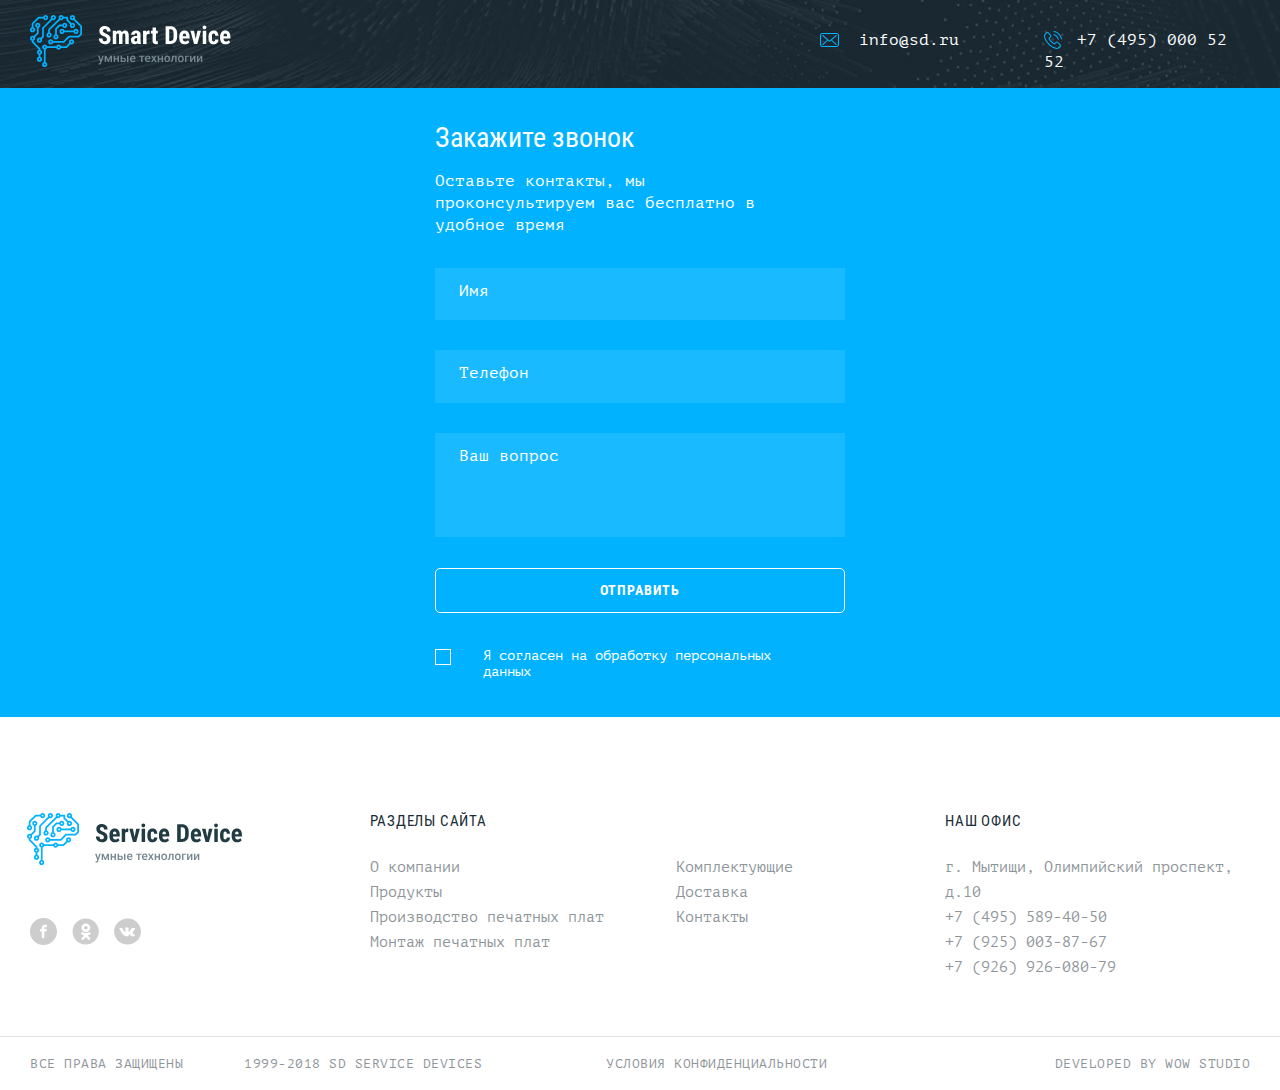
<file: popup.html>
<!DOCTYPE html>
<html lang="en">
<head>
  <meta charset="UTF-8">
  <meta name="viewport" content="width=device-width, initial-scale=1.0">
  <meta http-equiv="X-UA-Compatible" content="ie=edge">
  <title>Smart Device - Заказ звонка</title>
  <link rel="preload" href="fonts/roboto-condensed/roboto-condensed-v19-latin_cyrillic-regular.woff2" as="font" type="font/woff2" crossorigin="">
  <link rel="preload" href="fonts/roboto-condensed/roboto-condensed-v19-latin_cyrillic-700.woff2" as="font" type="font/woff2" crossorigin="">
  <link rel="preload" href="fonts/pt-mono/pt-mono-v8-latin_cyrillic-regular.woff2" as="font" type="font/woff2" crossorigin="">
  <link rel="stylesheet" href="css/style.min.css">
</head>
<body class="page-body">
  <template style="display: none">
    <svg xmlns="http://www.w3.org/2000/svg" xmlns:xlink="http://www.w3.org/1999/xlink"><symbol id="icon-checked" viewBox="0 0 10 7">
<path d="M1 2.66667L4.2 6L9 1" stroke="white"></path>
</symbol><symbol id="icon-cross" viewBox="0 0 17 17">
<path fill-rule="evenodd" clip-rule="evenodd" d="M0.146522 0.853553C-0.04874 0.658291 -0.04874 0.341709 0.146522 0.146447C0.341784 -0.0488155 0.658367 -0.0488156 0.853629 0.146447L8.27821 7.57103L15.7028 0.14645C15.8981 -0.0488124 16.2146 -0.0488125 16.4099 0.14645C16.6052 0.341712 16.6052 0.658294 16.4099 0.853556L8.98532 8.27814L16.41 15.7028C16.6052 15.8981 16.6052 16.2146 16.41 16.4099C16.2147 16.6052 15.8981 16.6052 15.7029 16.4099L8.27821 8.98525L0.853553 16.4099C0.658291 16.6052 0.341709 16.6052 0.146447 16.4099C-0.0488155 16.2146 -0.0488156 15.8981 0.146447 15.7028L7.57111 8.27814L0.146522 0.853553Z" fill="white"></path>
</symbol><symbol id="icon-detective" viewBox="0 0 36 31">
<path d="M18 9.75821C17.6119 9.75821 17.2969 10.0752 17.2969 10.4663C17.2969 10.8571 17.6119 11.1743 18 11.1743C18.3881 11.1743 18.7031 10.8571 18.7031 10.4663C18.7031 10.0752 18.3881 9.75821 18 9.75821Z"></path>
<path d="M33.8906 14.0066H31.1548C29.7125 9.85946 27.6199 2.58774 23.8291 0.529671C21.9331 -0.498398 20.141 0.219618 19.4669 1.67833C19.1802 2.29844 18.6075 2.62453 18 2.62453C17.3842 2.62453 16.8162 2.29124 16.5331 1.67888C15.8829 0.269957 14.1336 -0.513887 12.3041 0.380314C8.45261 2.26386 6.29874 9.8282 4.84525 14.0066H2.10938C0.944 14.0066 0 14.9569 0 16.1308C0 17.3018 0.946198 18.2549 2.10938 18.2549H33.8906C35.056 18.2549 36 17.3043 36 16.1308C36 14.9594 35.0538 14.0066 33.8906 14.0066ZM7.31525 11.1743H15.1875C15.5759 11.1743 15.8906 10.8571 15.8906 10.4663C15.8906 10.0752 15.5759 9.75823 15.1875 9.75823H7.80688C9.92642 3.86225 11.9064 2.14908 12.9183 1.65427C14.0221 1.11493 14.9307 1.56631 15.2581 2.27603C15.7739 3.39178 16.8409 4.04065 18 4.04065C19.1618 4.04065 20.2275 3.38929 20.7419 2.27603C21.0789 1.54612 21.9922 1.14203 23.1619 1.77624C24.1784 2.32831 26.1524 4.09845 28.1928 9.75823H20.8125C20.4241 9.75823 20.1094 10.0752 20.1094 10.4663C20.1094 10.8574 20.4241 11.1743 20.8125 11.1743H28.685C29.0404 12.2066 29.4096 13.2717 29.665 14.0066H6.33527C6.58987 13.2736 6.95819 12.211 7.31525 11.1743ZM33.8906 16.8388H2.10938C1.72156 16.8388 1.40625 16.521 1.40625 16.1308C1.40625 15.7397 1.72101 15.4227 2.10938 15.4227H33.8906C34.2784 15.4227 34.5938 15.7402 34.5938 16.1308C34.5938 16.5216 34.2787 16.8388 33.8906 16.8388Z"></path>
<path d="M16.5938 21.0873H5.34375C4.95538 21.0873 4.64062 21.4042 4.64062 21.7953V24.6275C4.64062 28.1413 7.47949 31.0001 10.9688 31.0001C13.6126 31.0001 15.9527 29.3624 16.8835 26.8953C17.5905 26.5706 18.4095 26.5706 19.1165 26.8953C20.0473 29.3624 22.3874 30.9998 25.0312 30.9998C28.5205 30.9998 31.3594 28.1413 31.3594 24.6273V21.795C31.3594 21.4039 31.0446 21.087 30.6562 21.087H19.4062C19.0179 21.087 18.7031 21.4039 18.7031 21.795V22.5031H17.2969V21.795C17.2969 21.4042 16.9821 21.0873 16.5938 21.0873ZM10.9688 29.584C8.25485 29.584 6.04688 27.3605 6.04688 24.6275V22.5034H15.8906V24.6275C15.8906 27.3677 13.6945 29.584 10.9688 29.584ZM20.1094 22.5034H29.9531V24.6275C29.9531 27.3605 27.7451 29.584 25.0312 29.584C22.2987 29.584 20.1094 27.361 20.1094 24.6275V22.5034ZM18.7031 23.9195V24.6275C18.7031 24.8538 18.716 25.0792 18.7394 25.303C18.2508 25.2131 17.7492 25.2131 17.2606 25.303C17.284 25.0792 17.2969 24.8538 17.2969 24.6275V23.9195H18.7031Z"></path>
<path d="M10.9688 26.7516C9.80557 26.7516 8.85938 25.7985 8.85938 24.6274C8.85938 24.2363 8.54462 23.9194 8.15625 23.9194C7.76788 23.9194 7.45312 24.2363 7.45312 24.6274C7.45312 26.5793 9.03021 28.1677 10.9688 28.1677C11.3571 28.1677 11.6719 27.8505 11.6719 27.4597C11.6719 27.0686 11.3571 26.7516 10.9688 26.7516Z"></path>
<path d="M25.0312 28.1677C26.9698 28.1677 28.5469 26.5793 28.5469 24.6274C28.5469 24.2363 28.2321 23.9194 27.8438 23.9194C27.4554 23.9194 27.1406 24.2363 27.1406 24.6274C27.1406 25.7985 26.1944 26.7516 25.0312 26.7516C24.6429 26.7516 24.3281 27.0686 24.3281 27.4597C24.3281 27.8505 24.6429 28.1677 25.0312 28.1677Z"></path>
</symbol><symbol id="icon-facebook" viewBox="0 0 27 27">
<path fill-rule="evenodd" clip-rule="evenodd" d="M27 13.5C27 6.04462 20.9562 0 13.5 0C6.04379 0 0 6.04462 0 13.5C0 20.9562 6.04369 27 13.5 27C20.9562 27 27 20.9563 27 13.5ZM16.8835 9.29395H15.1437C14.6754 9.29395 14.3464 9.69053 14.3464 10.185V10.9604H16.8312L16.4288 13.4772H14.3455V20.2238H11.8025V13.4772H10.115V10.9604H11.8025V9.677H11.8075C11.8523 8.21392 12.3602 6.82092 14.8383 6.73315V6.72388H16.8835V9.29395Z"></path>
</symbol><symbol id="icon-hired" viewBox="0 0 35 35">
<path d="M31.2638 27.8931C31.639 27.3746 31.8609 26.7384 31.8609 26.0511V21.9434C31.8609 21.5658 31.5548 21.2598 31.1773 21.2598H28.1222C26.7099 21.2598 25.5609 22.4087 25.5609 23.8211V26.0511C25.5609 26.738 25.7826 27.3738 26.1573 27.8921C25.69 27.9679 25.2404 28.1176 24.8211 28.3367C23.8713 26.9195 22.3152 25.9421 20.5271 25.7772C20.5201 25.7752 20.513 25.7738 20.506 25.7721C21.1457 25.0577 21.5357 24.1151 21.5357 23.0829V17.5C21.5357 17.1225 21.2296 16.8164 20.8521 16.8164H16.6999C14.9157 16.8164 13.4643 18.2679 13.4643 20.052V23.0828C13.4643 24.1151 13.8543 25.0576 14.494 25.772C14.487 25.7737 14.4799 25.7752 14.4729 25.7772C12.6846 25.942 11.1284 26.9196 10.1787 28.337C9.75926 28.1179 9.30959 27.9681 8.84249 27.8923C9.21724 27.374 9.43906 26.7381 9.43906 26.0511V21.9434C9.43906 21.5658 9.13295 21.2598 8.75547 21.2598H5.70035C4.28805 21.2598 3.13906 22.4087 3.13906 23.8211V26.0511C3.13906 26.7385 3.36103 27.3746 3.73618 27.8931C1.62025 28.2389 0 30.0791 0 32.2913V34.3164C0 34.694 0.306113 35 0.683594 35H34.3164C34.6939 35 35 34.694 35 34.3164V32.2913C35 30.0791 33.3797 28.2389 31.2638 27.8931ZM4.50625 23.8211C4.50625 23.1626 5.04191 22.627 5.70035 22.627H8.07188V23.4595C8.07188 23.8677 7.73979 24.1998 7.33161 24.1998H4.50625V23.8211ZM4.50625 25.567H7.33161C7.59206 25.567 7.84144 25.5192 8.07188 25.4324V26.0511C8.07188 27.0341 7.27214 27.8339 6.28906 27.8339C5.30599 27.8339 4.50625 27.0341 4.50625 26.0511V25.567ZM6.72978 29.2011L6.28906 29.6418L5.84835 29.2011H6.72978ZM9.19789 31.564V33.6328H1.36719V32.2913C1.36719 30.758 2.48985 29.4826 3.95616 29.2424L5.80569 31.0919C5.93394 31.2201 6.10777 31.2921 6.28906 31.2921C6.47035 31.2921 6.64419 31.2201 6.77243 31.0919L8.62251 29.2417C8.94927 29.2949 9.26352 29.4003 9.55637 29.5544C9.32477 30.1809 9.19789 30.8579 9.19789 31.564ZM17.5001 25.7515C16.0286 25.7515 14.8315 24.5543 14.8315 23.0829V22.1794H18.917C19.37 22.1794 19.7965 22.0637 20.1686 21.8604V23.0829C20.1686 24.5543 18.9715 25.7515 17.5001 25.7515ZM18.6916 27.1186L17.5 28.3102L16.3084 27.1186H18.6916ZM14.8314 20.052H14.8315C14.8315 19.0217 15.6696 18.1836 16.6999 18.1836H20.1685V19.5606C20.1685 20.2508 19.607 20.8123 18.9169 20.8123H14.8314V20.052ZM24.4349 33.6328H23.1055H11.8945H10.5651V32.2656H15.0163C15.3938 32.2656 15.6999 31.9596 15.6999 31.582C15.6999 31.2045 15.3938 30.8984 15.0163 30.8984H10.6151C10.9081 28.9556 12.4633 27.422 14.4158 27.1595L17.0166 29.7603C17.1501 29.8938 17.3251 29.9605 17.5 29.9605C17.6749 29.9605 17.8499 29.8938 17.9834 29.7603L20.5842 27.1595C22.755 27.4513 24.4349 29.3146 24.4349 31.564V33.6328ZM26.9281 23.8211C26.9281 23.1626 27.4638 22.627 28.1222 22.627H30.4937V23.4595C30.4937 23.8677 30.1617 24.1998 29.7535 24.1998H26.9281V23.8211ZM26.9281 25.567H29.7535C30.0139 25.567 30.2633 25.5192 30.4937 25.4324V26.0511C30.4937 27.0341 29.694 27.8339 28.7109 27.8339C27.7279 27.8339 26.9281 27.0341 26.9281 26.0511V25.567ZM29.1516 29.2011L28.7109 29.6418L28.2702 29.2011H29.1516ZM25.802 33.6328V31.564C25.802 30.8578 25.6752 30.1809 25.4435 29.5542C25.7362 29.4 26.0504 29.2947 26.3772 29.2416L28.2275 31.0919C28.3557 31.2201 28.5296 31.2921 28.7109 31.2921C28.8922 31.2921 29.066 31.2201 29.1942 31.0919L31.0438 29.2424C32.5101 29.4826 33.6327 30.758 33.6327 32.2913V33.6328H25.802Z"></path>
<path d="M20.8689 4.4665C20.6019 4.19956 20.1692 4.19956 19.9021 4.4665L16.5477 7.82097L15.0976 6.37086C14.8306 6.10385 14.3979 6.10385 14.1309 6.37079C13.8639 6.63773 13.8639 7.07059 14.1309 7.3376L16.0643 9.27107C16.1926 9.39925 16.3664 9.4713 16.5477 9.4713C16.729 9.4713 16.9028 9.39925 17.0311 9.27107L20.8689 5.43324C21.1359 5.1663 21.1359 4.73345 20.8689 4.4665Z"></path>
<path d="M20.295 0.592814C19.9503 0.439074 19.5461 0.593908 19.3923 0.938712C19.2385 1.28352 19.3934 1.68773 19.7382 1.84147C21.7205 2.72556 23.0015 4.69889 23.0015 6.86875C23.0015 9.90227 20.5335 12.3702 17.5 12.3702C14.4664 12.3702 11.9985 9.90227 11.9985 6.86875C11.9985 4.7101 13.2702 2.74087 15.2382 1.85199C15.5823 1.69661 15.7353 1.29165 15.5798 0.947599C15.4244 0.603478 15.0193 0.450558 14.6755 0.605939C12.2188 1.71555 10.6313 4.17382 10.6313 6.86868C10.6313 10.6561 13.7126 13.7374 17.5 13.7374C21.2873 13.7374 24.3686 10.6561 24.3686 6.86875C24.3686 4.15987 22.7696 1.69641 20.295 0.592814Z"></path>
<path d="M17.5245 0H17.5C17.1225 0 16.8164 0.306045 16.8164 0.683594C16.8164 1.06114 17.1225 1.36719 17.5 1.36719H17.518C17.5191 1.36719 17.5202 1.36719 17.5213 1.36719C17.8974 1.36719 18.2031 1.06326 18.2049 0.686807C18.2066 0.309258 17.902 0.00177734 17.5245 0Z"></path>
<path d="M17.9832 31.0987C17.8562 30.9716 17.6798 30.8984 17.5 30.8984C17.3202 30.8984 17.1438 30.9716 17.0167 31.0987C16.8896 31.2259 16.8164 31.4022 16.8164 31.582C16.8164 31.7618 16.8895 31.9382 17.0167 32.0653C17.1439 32.1925 17.3202 32.2656 17.5 32.2656C17.6798 32.2656 17.8562 32.1925 17.9832 32.0653C18.1104 31.9382 18.1836 31.7618 18.1836 31.582C18.1836 31.4022 18.1104 31.2259 17.9832 31.0987Z"></path>
</symbol><symbol id="icon-logo-desktop" viewBox="0 0 202 52">
<path d="M76.9355 24.3369C76.9355 23.6126 76.7484 23.0674 76.374 22.7012C76.0078 22.3268 75.3364 21.9403 74.3599 21.5415C72.5776 20.866 71.2959 20.0767 70.5146 19.1733C69.7334 18.2619 69.3428 17.1877 69.3428 15.9507C69.3428 14.4533 69.8717 13.2529 70.9297 12.3496C71.9958 11.4382 73.3467 10.9824 74.9824 10.9824C76.0729 10.9824 77.0454 11.2144 77.8999 11.6782C78.7544 12.134 79.4095 12.7809 79.8652 13.6191C80.3291 14.4574 80.561 15.4095 80.561 16.4756H76.9844C76.9844 15.6455 76.8053 15.0148 76.4473 14.5835C76.0973 14.144 75.5887 13.9243 74.9214 13.9243C74.2948 13.9243 73.8065 14.1115 73.4565 14.4858C73.1066 14.8521 72.9316 15.3485 72.9316 15.9751C72.9316 16.4634 73.127 16.9069 73.5176 17.3057C73.9082 17.6963 74.5999 18.1032 75.5928 18.5264C77.3262 19.153 78.5835 19.922 79.3647 20.8335C80.1541 21.745 80.5488 22.9046 80.5488 24.3125C80.5488 25.8587 80.0565 27.0672 79.0718 27.938C78.0871 28.8088 76.7484 29.2441 75.0557 29.2441C73.9082 29.2441 72.8625 29.0081 71.9185 28.5361C70.9744 28.0641 70.2339 27.3887 69.6968 26.5098C69.1678 25.6309 68.9033 24.5933 68.9033 23.397H72.5044C72.5044 24.4224 72.7038 25.167 73.1025 25.6309C73.5013 26.0947 74.1523 26.3267 75.0557 26.3267C76.3089 26.3267 76.9355 25.6634 76.9355 24.3369ZM86.0054 15.792L86.103 17.0127C86.8761 16.0361 87.8975 15.5479 89.167 15.5479C90.4854 15.5479 91.4172 16.1419 91.9624 17.3301C92.7192 16.1419 93.7975 15.5479 95.1973 15.5479C97.5085 15.5479 98.6925 17.147 98.7495 20.3452V29H95.2949V20.5649C95.2949 19.8 95.1891 19.2547 94.9775 18.9292C94.766 18.6037 94.4079 18.4409 93.9033 18.4409C93.2604 18.4409 92.7803 18.8356 92.4629 19.625L92.4873 20.04V29H89.0327V20.5894C89.0327 19.8325 88.931 19.2873 88.7275 18.9536C88.5241 18.6118 88.1619 18.4409 87.6411 18.4409C87.047 18.4409 86.575 18.7624 86.2251 19.4053V29H82.7705V15.792H86.0054ZM107.587 29C107.49 28.7965 107.392 28.4548 107.294 27.9746C106.676 28.821 105.838 29.2441 104.78 29.2441C103.673 29.2441 102.753 28.8779 102.021 28.1455C101.297 27.4131 100.935 26.465 100.935 25.3013C100.935 23.9178 101.374 22.8477 102.253 22.0908C103.14 21.334 104.414 20.9474 106.074 20.9312H107.124V19.8691C107.124 19.2751 107.022 18.856 106.818 18.6118C106.615 18.3677 106.318 18.2456 105.927 18.2456C105.065 18.2456 104.633 18.7502 104.633 19.7593H101.179C101.179 18.5386 101.634 17.5335 102.546 16.7441C103.465 15.9466 104.625 15.5479 106.025 15.5479C107.473 15.5479 108.592 15.9263 109.382 16.6831C110.179 17.4318 110.578 18.506 110.578 19.9058V26.1191C110.594 27.2585 110.757 28.1496 111.066 28.7925V29H107.587ZM105.549 26.5342C105.931 26.5342 106.257 26.4569 106.525 26.3022C106.794 26.1476 106.993 25.9645 107.124 25.7529V23.0063H106.293C105.708 23.0063 105.244 23.1935 104.902 23.5679C104.568 23.9422 104.401 24.4427 104.401 25.0693C104.401 26.0459 104.784 26.5342 105.549 26.5342ZM119.599 19.1245L118.452 19.0269C117.508 19.0269 116.869 19.4419 116.535 20.272V29H113.068V15.792H116.328L116.425 17.2202C116.971 16.1053 117.723 15.5479 118.684 15.5479C119.074 15.5479 119.392 15.6007 119.636 15.7065L119.599 19.1245ZM126.008 12.5449V15.792H127.778V18.3921H126.008V24.9473C126.008 25.4681 126.077 25.8262 126.215 26.0215C126.362 26.2168 126.639 26.3145 127.045 26.3145C127.379 26.3145 127.652 26.286 127.863 26.229L127.839 28.9146C127.253 29.1343 126.618 29.2441 125.935 29.2441C123.705 29.2441 122.578 27.9665 122.553 25.4111V18.3921H121.027V15.792H122.553V12.5449H126.008ZM135.615 29V11.2266H140.314C142.39 11.2266 144.042 11.8857 145.271 13.2041C146.507 14.5225 147.138 16.3291 147.163 18.624V21.5049C147.163 23.8405 146.544 25.6756 145.307 27.0103C144.078 28.3368 142.382 29 140.217 29H135.615ZM139.204 14.2173V26.0215H140.278C141.474 26.0215 142.316 25.7082 142.805 25.0815C143.293 24.4468 143.549 23.3563 143.574 21.8101V18.7217C143.574 17.0615 143.342 15.9059 142.878 15.2549C142.414 14.5957 141.625 14.2498 140.51 14.2173H139.204ZM154.914 29.2441C153.14 29.2441 151.757 28.7152 150.764 27.6572C149.771 26.5993 149.274 25.0856 149.274 23.1162V22.0664C149.274 19.9831 149.73 18.3758 150.642 17.2446C151.553 16.1134 152.859 15.5479 154.56 15.5479C156.22 15.5479 157.469 16.0809 158.308 17.147C159.146 18.2049 159.573 19.7756 159.589 21.8589V23.5557H152.717C152.766 24.5322 152.981 25.2484 153.364 25.7041C153.746 26.1517 154.336 26.3755 155.134 26.3755C156.289 26.3755 157.254 25.9808 158.027 25.1914L159.382 27.2788C158.959 27.8647 158.344 28.3408 157.539 28.707C156.733 29.0651 155.858 29.2441 154.914 29.2441ZM152.741 21.1387H156.196V20.8213C156.18 20.0319 156.049 19.4338 155.805 19.0269C155.561 18.62 155.138 18.4165 154.536 18.4165C153.933 18.4165 153.494 18.6322 153.217 19.0635C152.949 19.4948 152.79 20.1865 152.741 21.1387ZM165.705 24.1172L167.377 15.792H170.979L167.353 29H164.057L160.419 15.792H164.033L165.705 24.1172ZM176.228 29H172.761V15.792H176.228V29ZM172.602 12.374C172.602 11.8369 172.773 11.3975 173.115 11.0557C173.457 10.7139 173.912 10.543 174.482 10.543C175.052 10.543 175.507 10.7139 175.849 11.0557C176.191 11.3975 176.362 11.8369 176.362 12.374C176.362 12.903 176.191 13.3424 175.849 13.6924C175.515 14.0423 175.06 14.2173 174.482 14.2173C173.904 14.2173 173.444 14.0423 173.103 13.6924C172.769 13.3424 172.602 12.903 172.602 12.374ZM183.674 26.3755C184.675 26.3755 185.183 25.7244 185.2 24.4224H188.447C188.431 25.8628 187.987 27.0265 187.116 27.9136C186.245 28.8006 185.122 29.2441 183.747 29.2441C182.046 29.2441 180.748 28.7152 179.853 27.6572C178.958 26.5993 178.502 25.0409 178.486 22.9819V21.9321C178.486 19.8569 178.925 18.2741 179.804 17.1836C180.691 16.0931 181.997 15.5479 183.723 15.5479C185.179 15.5479 186.327 15.9995 187.165 16.9028C188.003 17.798 188.431 19.0716 188.447 20.7236H185.2C185.192 19.9831 185.069 19.4134 184.833 19.0146C184.597 18.6159 184.207 18.4165 183.662 18.4165C183.059 18.4165 182.628 18.6322 182.368 19.0635C182.107 19.4867 181.969 20.3127 181.953 21.5415V22.8843C181.953 23.9585 182.006 24.7113 182.111 25.1426C182.217 25.5658 182.392 25.8791 182.636 26.0825C182.88 26.2778 183.226 26.3755 183.674 26.3755ZM195.734 29.2441C193.96 29.2441 192.577 28.7152 191.584 27.6572C190.591 26.5993 190.095 25.0856 190.095 23.1162V22.0664C190.095 19.9831 190.55 18.3758 191.462 17.2446C192.373 16.1134 193.68 15.5479 195.38 15.5479C197.041 15.5479 198.29 16.0809 199.128 17.147C199.966 18.2049 200.393 19.7756 200.41 21.8589V23.5557H193.537C193.586 24.5322 193.802 25.2484 194.184 25.7041C194.567 26.1517 195.157 26.3755 195.954 26.3755C197.11 26.3755 198.074 25.9808 198.847 25.1914L200.202 27.2788C199.779 27.8647 199.165 28.3408 198.359 28.707C197.553 29.0651 196.678 29.2441 195.734 29.2441ZM193.562 21.1387H197.016V20.8213C197 20.0319 196.87 19.4338 196.625 19.0269C196.381 18.62 195.958 18.4165 195.356 18.4165C194.754 18.4165 194.314 18.6322 194.038 19.0635C193.769 19.4948 193.61 20.1865 193.562 21.1387Z" fill="white"></path>
<path d="M70.9473 44.9609L72.2363 40.6602H73.7539L71.2344 47.9609C70.8477 49.0273 70.1914 49.5605 69.2656 49.5605C69.0586 49.5605 68.8301 49.5254 68.5801 49.4551V48.3535L68.8496 48.3711C69.209 48.3711 69.4785 48.3047 69.6582 48.1719C69.8418 48.043 69.9863 47.8242 70.0918 47.5156L70.2969 46.9707L68.0703 40.6602H69.6055L70.9473 44.9609ZM78.3418 45.248L80.2168 40.6602H81.998V47H80.5742V42.8047L78.8281 47H77.8613L76.1094 42.7812V47H74.6855V40.6602H76.4785L78.3418 45.248ZM88.9707 47H87.5469V44.4395H85.0801V47H83.6562V40.6602H85.0801V43.3027H87.5469V40.6602H88.9707V47ZM92.0234 42.6758H93.418C93.9375 42.6758 94.3906 42.7656 94.7773 42.9453C95.1641 43.125 95.457 43.377 95.6562 43.7012C95.8594 44.0254 95.9609 44.4023 95.9609 44.832C95.9609 45.4844 95.7305 46.0078 95.2695 46.4023C94.8086 46.7969 94.1953 46.9961 93.4297 47H90.5996V40.6602H92.0234V42.6758ZM98.4395 47H97.0156V40.6602H98.4395V47ZM92.0234 43.8184V45.8633H93.4121C93.7598 45.8633 94.0332 45.7773 94.2324 45.6055C94.4355 45.4297 94.5371 45.1816 94.5371 44.8613C94.5371 44.541 94.4375 44.2891 94.2383 44.1055C94.043 43.918 93.7773 43.8223 93.4414 43.8184H92.0234ZM102.939 47.1172C102.037 47.1172 101.305 46.834 100.742 46.2676C100.184 45.6973 99.9043 44.9395 99.9043 43.9941V43.8184C99.9043 43.1855 100.025 42.6211 100.268 42.125C100.514 41.625 100.857 41.2363 101.299 40.959C101.74 40.6816 102.232 40.543 102.775 40.543C103.639 40.543 104.305 40.8184 104.773 41.3691C105.246 41.9199 105.482 42.6992 105.482 43.707V44.2812H101.34C101.383 44.8047 101.557 45.2188 101.861 45.5234C102.17 45.8281 102.557 45.9805 103.021 45.9805C103.674 45.9805 104.205 45.7168 104.615 45.1895L105.383 45.9219C105.129 46.3008 104.789 46.5957 104.363 46.8066C103.941 47.0137 103.467 47.1172 102.939 47.1172ZM102.77 41.6855C102.379 41.6855 102.062 41.8223 101.82 42.0957C101.582 42.3691 101.43 42.75 101.363 43.2383H104.076V43.1328C104.045 42.6562 103.918 42.2969 103.695 42.0547C103.473 41.8086 103.164 41.6855 102.77 41.6855ZM114.57 41.791H112.514V47H111.09V41.791H109.057V40.6602H114.57V41.791ZM117.939 47.1172C117.037 47.1172 116.305 46.834 115.742 46.2676C115.184 45.6973 114.904 44.9395 114.904 43.9941V43.8184C114.904 43.1855 115.025 42.6211 115.268 42.125C115.514 41.625 115.857 41.2363 116.299 40.959C116.74 40.6816 117.232 40.543 117.775 40.543C118.639 40.543 119.305 40.8184 119.773 41.3691C120.246 41.9199 120.482 42.6992 120.482 43.707V44.2812H116.34C116.383 44.8047 116.557 45.2188 116.861 45.5234C117.17 45.8281 117.557 45.9805 118.021 45.9805C118.674 45.9805 119.205 45.7168 119.615 45.1895L120.383 45.9219C120.129 46.3008 119.789 46.5957 119.363 46.8066C118.941 47.0137 118.467 47.1172 117.939 47.1172ZM117.77 41.6855C117.379 41.6855 117.062 41.8223 116.82 42.0957C116.582 42.3691 116.43 42.75 116.363 43.2383H119.076V43.1328C119.045 42.6562 118.918 42.2969 118.695 42.0547C118.473 41.8086 118.164 41.6855 117.77 41.6855ZM123.869 42.7461L125.076 40.6602H126.658L124.719 43.7832L126.723 47H125.152L123.887 44.832L122.627 47H121.045L123.049 43.7832L121.115 40.6602H122.686L123.869 42.7461ZM132.998 47H131.574V44.4395H129.107V47H127.684V40.6602H129.107V43.3027H131.574V40.6602H132.998V47ZM134.252 43.7715C134.252 43.1504 134.375 42.5918 134.621 42.0957C134.867 41.5957 135.213 41.2129 135.658 40.9473C136.104 40.6777 136.615 40.543 137.193 40.543C138.049 40.543 138.742 40.8184 139.273 41.3691C139.809 41.9199 140.098 42.6504 140.141 43.5605L140.146 43.8945C140.146 44.5195 140.025 45.0781 139.783 45.5703C139.545 46.0625 139.201 46.4434 138.752 46.7129C138.307 46.9824 137.791 47.1172 137.205 47.1172C136.311 47.1172 135.594 46.8203 135.055 46.2266C134.52 45.6289 134.252 44.834 134.252 43.8418V43.7715ZM135.676 43.8945C135.676 44.5469 135.811 45.0586 136.08 45.4297C136.35 45.7969 136.725 45.9805 137.205 45.9805C137.686 45.9805 138.059 45.793 138.324 45.418C138.594 45.043 138.729 44.4941 138.729 43.7715C138.729 43.1309 138.59 42.623 138.312 42.248C138.039 41.873 137.666 41.6855 137.193 41.6855C136.729 41.6855 136.359 41.8711 136.086 42.2422C135.812 42.6094 135.676 43.1602 135.676 43.8945ZM146.645 40.6602V47H145.221V41.8086H143.428L143.311 44.0176C143.236 45.0801 143.031 45.8438 142.695 46.3086C142.363 46.7695 141.854 47 141.166 47H140.727L140.721 45.8164L141.014 45.7871C141.326 45.7441 141.553 45.5547 141.693 45.2188C141.838 44.8789 141.93 44.2617 141.969 43.3672L142.086 40.6602H146.645ZM147.893 43.7715C147.893 43.1504 148.016 42.5918 148.262 42.0957C148.508 41.5957 148.854 41.2129 149.299 40.9473C149.744 40.6777 150.256 40.543 150.834 40.543C151.689 40.543 152.383 40.8184 152.914 41.3691C153.449 41.9199 153.738 42.6504 153.781 43.5605L153.787 43.8945C153.787 44.5195 153.666 45.0781 153.424 45.5703C153.186 46.0625 152.842 46.4434 152.393 46.7129C151.947 46.9824 151.432 47.1172 150.846 47.1172C149.951 47.1172 149.234 46.8203 148.695 46.2266C148.16 45.6289 147.893 44.834 147.893 43.8418V43.7715ZM149.316 43.8945C149.316 44.5469 149.451 45.0586 149.721 45.4297C149.99 45.7969 150.365 45.9805 150.846 45.9805C151.326 45.9805 151.699 45.793 151.965 45.418C152.234 45.043 152.369 44.4941 152.369 43.7715C152.369 43.1309 152.23 42.623 151.953 42.248C151.68 41.873 151.307 41.6855 150.834 41.6855C150.369 41.6855 150 41.8711 149.727 42.2422C149.453 42.6094 149.316 43.1602 149.316 43.8945ZM159.213 41.8086H156.459V47H155.041V40.6602H159.213V41.8086ZM163.977 40.6602H165.395V47H163.977V42.7695L161.492 47H160.074V40.6602H161.492V44.8906L163.977 40.6602ZM170.867 40.6602H172.285V47H170.867V42.7695L168.383 47H166.965V40.6602H168.383V44.8906L170.867 40.6602Z" fill="#788891"></path>
<path d="M32.0668 13.8665C33.1952 13.8665 34.1485 14.5936 34.5073 15.5998H43.4929C43.8517 14.5936 44.805 13.8665 45.9334 13.8665C47.3669 13.8665 48.5334 15.033 48.5334 16.4664C48.5334 17.8999 47.3669 19.0664 45.9334 19.0664C44.805 19.0664 43.8517 18.3392 43.4929 17.3331H34.5064C34.1476 18.3392 33.1943 19.0664 32.0659 19.0664C30.6324 19.0664 29.4659 17.8999 29.4659 16.4664C29.4659 15.033 30.6333 13.8665 32.0668 13.8665ZM45.9334 17.3331C46.411 17.3331 46.8001 16.9448 46.8001 16.4664C46.8001 15.988 46.411 15.5998 45.9334 15.5998C45.4559 15.5998 45.0668 15.988 45.0668 16.4664C45.0668 16.9448 45.4559 17.3331 45.9334 17.3331ZM32.0668 17.3331C32.5443 17.3331 32.9334 16.9448 32.9334 16.4664C32.9334 15.988 32.5443 15.5998 32.0668 15.5998C31.5892 15.5998 31.2001 15.988 31.2001 16.4664C31.2001 16.9448 31.5892 17.3331 32.0668 17.3331Z" fill="#00B2FF"></path>
<path d="M25.1333 19.2259V13.8665C25.1333 13.636 25.2243 13.4158 25.3872 13.2538L28.8539 9.78716C29.0159 9.62423 29.2369 9.53323 29.4666 9.53323H32.2261C32.5849 8.52705 33.5382 7.79993 34.6666 7.79993C36.1001 7.79993 37.2666 8.96644 37.2666 10.3999C37.2666 11.8333 36.1001 12.9998 34.6666 12.9998C33.5382 12.9998 32.5849 12.2727 32.2261 11.2665H29.8254L26.8666 14.2253V19.2259C27.8728 19.5847 28.5999 20.538 28.5999 21.6664C28.5999 23.0998 27.4334 24.2663 25.9999 24.2663C24.5665 24.2663 23.3999 23.0998 23.3999 21.6664C23.3999 20.538 24.1271 19.5847 25.1333 19.2259ZM34.6666 11.2665C35.1441 11.2665 35.5333 10.8783 35.5333 10.3999C35.5333 9.92149 35.1441 9.53323 34.6666 9.53323C34.1891 9.53323 33.7999 9.92149 33.7999 10.3999C33.7999 10.8783 34.1891 11.2665 34.6666 11.2665ZM25.9999 22.533C26.4775 22.533 26.8666 22.1448 26.8666 21.6664C26.8666 21.188 26.4775 20.7997 25.9999 20.7997C25.5224 20.7997 25.1333 21.188 25.1333 21.6664C25.1333 22.1448 25.5224 22.533 25.9999 22.533Z" fill="#00B2FF"></path>
<path d="M9.53333 22.533C9.93373 22.533 10.3081 22.6309 10.647 22.7938L12.1333 21.3075V12.9998C12.1333 12.7693 12.2243 12.5491 12.3873 12.3871L21.0609 3.7136C20.8979 3.37474 20.8 3.00035 20.8 2.59996C20.8 1.16651 21.9665 0 23.4 0C24.8335 0 26 1.16651 26 2.59996C26 4.0334 24.8335 5.19991 23.4 5.19991C22.9996 5.19991 22.6252 5.10198 22.2863 4.93905L13.8667 13.3586V21.6663C13.8667 21.8968 13.7757 22.117 13.6127 22.279L11.8725 24.0193C12.0354 24.3581 12.1333 24.7325 12.1333 25.1329C12.1333 26.5664 10.9668 27.7329 9.53333 27.7329C8.09986 27.7329 6.93333 26.5664 6.93333 25.1329C6.93333 23.6995 8.09986 22.533 9.53333 22.533ZM23.4 3.46661C23.8775 3.46661 24.2667 3.07835 24.2667 2.59996C24.2667 2.12156 23.8775 1.7333 23.4 1.7333C22.9225 1.7333 22.5333 2.12156 22.5333 2.59996C22.5333 3.07835 22.9225 3.46661 23.4 3.46661ZM9.53333 25.9996C10.0109 25.9996 10.4 25.6113 10.4 25.1329C10.4 24.6545 10.0109 24.2663 9.53333 24.2663C9.0558 24.2663 8.66667 24.6545 8.66667 25.1329C8.66667 25.6113 9.0558 25.9996 9.53333 25.9996Z" fill="#00B2FF"></path>
<path d="M1.73328 12.2926V8.66652C1.73328 8.43599 1.82428 8.21586 1.98722 8.0538L8.05388 1.98723C8.21595 1.8243 8.43695 1.7333 8.66662 1.7333H13.1594C13.5182 0.727121 14.4716 0 15.6 0C17.0334 0 18.2 1.16651 18.2 2.59996C18.2 4.0334 17.0334 5.19991 15.6 5.19991C14.4716 5.19991 13.5182 4.47279 13.1594 3.46661H9.02542L3.46662 9.02532V12.2926C4.47282 12.6514 5.19995 13.6047 5.19995 14.7331C5.19995 16.1665 4.03342 17.333 2.59995 17.333C1.16648 17.333 -4.95911e-05 16.1665 -4.95911e-05 14.7331C-4.95911e-05 13.6047 0.727085 12.6514 1.73328 12.2926ZM15.6 3.46661C16.0775 3.46661 16.4666 3.07835 16.4666 2.59996C16.4666 2.12156 16.0775 1.7333 15.6 1.7333C15.1224 1.7333 14.7333 2.12156 14.7333 2.59996C14.7333 3.07835 15.1224 3.46661 15.6 3.46661ZM2.59995 15.5997C3.07748 15.5997 3.46662 15.2115 3.46662 14.7331C3.46662 14.2547 3.07748 13.8664 2.59995 13.8664C2.12242 13.8664 1.73328 14.2547 1.73328 14.7331C1.73328 15.2115 2.12242 15.5997 2.59995 15.5997Z" fill="#00B2FF"></path>
<path d="M13.8658 46.9595V34.5066C12.8604 34.1478 12.1333 33.1945 12.1333 32.0661C12.1333 30.6327 13.2998 29.4661 14.7333 29.4661C15.8617 29.4661 16.815 30.1933 17.1738 31.1995H26.1594C26.5182 30.1933 27.4716 29.4661 28.6 29.4661C29.7284 29.4661 30.6817 30.1933 31.0405 31.1995H36.0412L39.2608 27.9798C39.0979 27.641 39 27.2666 39 26.8662C39 25.4327 40.1665 24.2662 41.6 24.2662C43.0334 24.2662 44.2 25.4327 44.2 26.8662C44.2 28.2996 43.0334 29.4661 41.6 29.4661C41.1996 29.4661 40.8252 29.3682 40.4863 29.2053L37.0127 32.6788C36.8506 32.8418 36.6296 32.9328 36.4 32.9328H31.0405C30.6817 33.9389 29.7284 34.6661 28.6 34.6661C27.4716 34.6661 26.5182 33.9389 26.1594 32.9328H17.173C16.9112 33.6668 16.3332 34.2449 15.5991 34.5066V46.9595C16.6053 47.3183 17.3324 48.2716 17.3324 49.4C17.3324 50.8335 16.1659 52 14.7324 52C13.299 52 12.1324 50.8335 12.1324 49.4C12.1324 48.2716 12.8596 47.3183 13.8658 46.9595ZM41.6 27.7328C42.0775 27.7328 42.4666 27.3446 42.4666 26.8662C42.4666 26.3878 42.0775 25.9995 41.6 25.9995C41.1224 25.9995 40.7333 26.3878 40.7333 26.8662C40.7333 27.3446 41.1224 27.7328 41.6 27.7328ZM28.6 32.9328C29.0775 32.9328 29.4666 32.5445 29.4666 32.0661C29.4666 31.5877 29.0775 31.1995 28.6 31.1995C28.1224 31.1995 27.7333 31.5877 27.7333 32.0661C27.7333 32.5445 28.1224 32.9328 28.6 32.9328ZM14.7333 50.2658C15.2108 50.2658 15.6 49.8775 15.6 49.3991C15.6 48.9208 15.2108 48.5325 14.7333 48.5325C14.2558 48.5325 13.8666 48.9208 13.8666 49.3991C13.8666 49.8775 14.2558 50.2658 14.7333 50.2658ZM14.7333 32.9328C15.2108 32.9328 15.6 32.5445 15.6 32.0661C15.6 31.5877 15.2108 31.1995 14.7333 31.1995C14.2558 31.1995 13.8666 31.5877 13.8666 32.0661C13.8666 32.5445 14.2558 32.9328 14.7333 32.9328Z" fill="#00B2FF"></path>
<path d="M18.2 17.4925V14.7331C18.2 14.5026 18.291 14.2824 18.4539 14.1204L28.8609 3.7136C28.6979 3.37474 28.6 3.00035 28.6 2.59996C28.6 1.16651 29.7665 0 31.2 0C32.3284 0 33.2817 0.727121 33.6405 1.7333H37.2667C37.7451 1.7333 38.1333 2.1207 38.1333 2.59996V4.84112L41.353 8.06073C41.6919 7.8978 42.0663 7.79987 42.4667 7.79987C43.9001 7.79987 45.0667 8.96638 45.0667 10.3998C45.0667 11.8333 43.9001 12.9998 42.4667 12.9998C41.0332 12.9998 39.8667 11.8333 39.8667 10.3998C39.8667 9.99943 39.9646 9.62504 40.1275 9.28618L36.6539 5.81264C36.491 5.65057 36.4 5.43044 36.4 5.19991V3.46661H33.6405C33.2817 4.47279 32.3284 5.19991 31.2 5.19991C30.7996 5.19991 30.4252 5.10198 30.0863 4.93905L19.9333 15.0919V17.4925C20.9395 17.8513 21.6667 18.8046 21.6667 19.933C21.6667 21.3664 20.5001 22.533 19.0667 22.533C17.6332 22.533 16.4667 21.3664 16.4667 19.933C16.4667 18.8046 17.1938 17.8513 18.2 17.4925ZM42.4667 11.2665C42.9442 11.2665 43.3333 10.8782 43.3333 10.3998C43.3333 9.92143 42.9442 9.53317 42.4667 9.53317C41.9891 9.53317 41.6 9.92143 41.6 10.3998C41.6 10.8782 41.9891 11.2665 42.4667 11.2665ZM31.2 3.46661C31.6775 3.46661 32.0667 3.07835 32.0667 2.59996C32.0667 2.12156 31.6775 1.7333 31.2 1.7333C30.7225 1.7333 30.3333 2.12156 30.3333 2.59996C30.3333 3.07835 30.7225 3.46661 31.2 3.46661ZM19.0667 20.7997C19.5442 20.7997 19.9333 20.4114 19.9333 19.933C19.9333 19.4546 19.5442 19.0663 19.0667 19.0663C18.5891 19.0663 18.2 19.4546 18.2 19.933C18.2 20.4114 18.5891 20.7997 19.0667 20.7997Z" fill="#00B2FF"></path>
<path d="M20.8 24.2663C21.9284 24.2663 22.8817 24.9934 23.2405 25.9996H33.4412L38.3873 21.0536C38.5493 20.8906 38.7703 20.7997 39 20.7997H48.1745L50.2667 18.7076V11.6253L43.5803 4.93905C43.2415 5.10198 42.8671 5.19991 42.4667 5.19991C41.0332 5.19991 39.8667 4.0334 39.8667 2.59996C39.8667 1.16651 41.0332 0 42.4667 0C43.9001 0 45.0667 1.16651 45.0667 2.59996C45.0667 3.00035 44.9687 3.37474 44.8058 3.7136L51.7461 10.6538C51.909 10.8158 52 11.0359 52 11.2665V19.0663C52 19.2969 51.909 19.517 51.7461 19.6791L49.1461 22.279C48.984 22.442 48.763 22.533 48.5333 22.533H39.3588L34.4127 27.4789C34.2507 27.6419 34.0297 27.7329 33.8 27.7329H23.2405C22.8817 28.7391 21.9284 29.4662 20.8 29.4662C19.3665 29.4662 18.2 28.2997 18.2 26.8662C18.2 25.4328 19.3665 24.2663 20.8 24.2663ZM42.4667 1.7333C41.9891 1.7333 41.6 2.12156 41.6 2.59996C41.6 3.07835 41.9891 3.46661 42.4667 3.46661C42.9442 3.46661 43.3333 3.07835 43.3333 2.59996C43.3333 2.12156 42.9442 1.7333 42.4667 1.7333ZM20.8 27.7329C21.2775 27.7329 21.6667 27.3446 21.6667 26.8662C21.6667 26.3878 21.2775 25.9996 20.8 25.9996C20.3225 25.9996 19.9333 26.3878 19.9333 26.8662C19.9333 27.3446 20.3225 27.7329 20.8 27.7329Z" fill="#00B2FF"></path>
<path d="M2.59997 20.7997C3.00037 20.7997 3.37477 20.8976 3.71363 21.0606L6.9333 17.841V12.8404C5.9271 12.4816 5.19997 11.5283 5.19997 10.3999C5.19997 8.96644 6.3665 7.79993 7.79997 7.79993C9.23343 7.79993 10.4 8.96644 10.4 10.3999C10.4 11.5283 9.67283 12.4816 8.66663 12.8404V18.1998C8.66663 18.4303 8.57563 18.6504 8.4127 18.8125L4.9391 22.286C5.10204 22.6249 5.19997 22.9993 5.19997 23.3997C5.19997 24.528 4.47283 25.4814 3.46663 25.8402V26.5075L10.146 33.1868C10.309 33.3488 10.4 33.569 10.4 33.7995V34.8256C11.4062 35.1844 12.1333 36.1377 12.1333 37.2661C12.1333 38.3945 11.4062 39.3478 10.4 39.7066V41.7597C11.4062 42.1185 12.1333 43.0718 12.1333 44.2002C12.1333 45.6336 10.9668 46.8001 9.5333 46.8001C8.09983 46.8001 6.9333 45.6336 6.9333 44.2002C6.9333 43.0718 7.66043 42.1185 8.66663 41.7597V39.7066C7.66043 39.3478 6.9333 38.3945 6.9333 37.2661C6.9333 36.1377 7.66043 35.1844 8.66663 34.8256V34.1583L1.98723 27.479C1.8243 27.3169 1.7333 27.0968 1.7333 26.8663V25.8402C0.7271 25.4814 -3.24249e-05 24.528 -3.24249e-05 23.3997C-3.24249e-05 21.9662 1.1665 20.7997 2.59997 20.7997ZM7.79997 11.2665C8.2775 11.2665 8.66663 10.8783 8.66663 10.3999C8.66663 9.92149 8.2775 9.53323 7.79997 9.53323C7.32243 9.53323 6.9333 9.92149 6.9333 10.3999C6.9333 10.8783 7.32243 11.2665 7.79997 11.2665ZM9.5333 45.066C10.0108 45.066 10.4 44.6777 10.4 44.1993C10.4 43.7209 10.0108 43.3327 9.5333 43.3327C9.05577 43.3327 8.66663 43.7209 8.66663 44.1993C8.66663 44.6777 9.05577 45.066 9.5333 45.066ZM9.5333 38.1328C10.0108 38.1328 10.4 37.7445 10.4 37.2661C10.4 36.7877 10.0108 36.3995 9.5333 36.3995C9.05577 36.3995 8.66663 36.7877 8.66663 37.2661C8.66663 37.7445 9.05577 38.1328 9.5333 38.1328ZM2.59997 24.2663C3.0775 24.2663 3.46663 23.8781 3.46663 23.3997C3.46663 22.9213 3.0775 22.533 2.59997 22.533C2.12243 22.533 1.7333 22.9213 1.7333 23.3997C1.7333 23.8781 2.12243 24.2663 2.59997 24.2663Z" fill="#00B2FF"></path>
</symbol><symbol id="icon-logo-footer" viewBox="0 0 216 52">
<path d="M76.9355 24.3369C76.9355 23.6126 76.7484 23.0674 76.374 22.7012C76.0078 22.3268 75.3364 21.9403 74.3599 21.5415C72.5776 20.866 71.2959 20.0767 70.5146 19.1733C69.7334 18.2619 69.3428 17.1877 69.3428 15.9507C69.3428 14.4533 69.8717 13.2529 70.9297 12.3496C71.9958 11.4382 73.3467 10.9824 74.9824 10.9824C76.0729 10.9824 77.0454 11.2144 77.8999 11.6782C78.7544 12.134 79.4095 12.7809 79.8652 13.6191C80.3291 14.4574 80.561 15.4095 80.561 16.4756H76.9844C76.9844 15.6455 76.8053 15.0148 76.4473 14.5835C76.0973 14.144 75.5887 13.9243 74.9214 13.9243C74.2948 13.9243 73.8065 14.1115 73.4565 14.4858C73.1066 14.8521 72.9316 15.3485 72.9316 15.9751C72.9316 16.4634 73.127 16.9069 73.5176 17.3057C73.9082 17.6963 74.5999 18.1032 75.5928 18.5264C77.3262 19.153 78.5835 19.922 79.3647 20.8335C80.1541 21.745 80.5488 22.9046 80.5488 24.3125C80.5488 25.8587 80.0565 27.0672 79.0718 27.938C78.0871 28.8088 76.7484 29.2441 75.0557 29.2441C73.9082 29.2441 72.8625 29.0081 71.9185 28.5361C70.9744 28.0641 70.2339 27.3887 69.6968 26.5098C69.1678 25.6309 68.9033 24.5933 68.9033 23.397H72.5044C72.5044 24.4224 72.7038 25.167 73.1025 25.6309C73.5013 26.0947 74.1523 26.3267 75.0557 26.3267C76.3089 26.3267 76.9355 25.6634 76.9355 24.3369ZM88.0928 29.2441C86.3187 29.2441 84.9352 28.7152 83.9424 27.6572C82.9495 26.5993 82.4531 25.0856 82.4531 23.1162V22.0664C82.4531 19.9831 82.9089 18.3758 83.8203 17.2446C84.7318 16.1134 86.0379 15.5479 87.7388 15.5479C89.3989 15.5479 90.6481 16.0809 91.4863 17.147C92.3245 18.2049 92.7518 19.7756 92.7681 21.8589V23.5557H85.8955C85.9443 24.5322 86.16 25.2484 86.5425 25.7041C86.925 26.1517 87.515 26.3755 88.3125 26.3755C89.4681 26.3755 90.4325 25.9808 91.2056 25.1914L92.5605 27.2788C92.1374 27.8647 91.5229 28.3408 90.7173 28.707C89.9116 29.0651 89.0368 29.2441 88.0928 29.2441ZM85.9199 21.1387H89.3745V20.8213C89.3582 20.0319 89.228 19.4338 88.9839 19.0269C88.7397 18.62 88.3166 18.4165 87.7144 18.4165C87.1121 18.4165 86.6727 18.6322 86.396 19.0635C86.1274 19.4948 85.9688 20.1865 85.9199 21.1387ZM101.24 19.1245L100.092 19.0269C99.1483 19.0269 98.5094 19.4419 98.1758 20.272V29H94.709V15.792H97.9683L98.0659 17.2202C98.6112 16.1053 99.3639 15.5479 100.324 15.5479C100.715 15.5479 101.032 15.6007 101.276 15.7065L101.24 19.1245ZM107.575 24.1172L109.248 15.792H112.849L109.223 29H105.927L102.29 15.792H105.903L107.575 24.1172ZM118.098 29H114.631V15.792H118.098V29ZM114.472 12.374C114.472 11.8369 114.643 11.3975 114.985 11.0557C115.327 10.7139 115.782 10.543 116.352 10.543C116.922 10.543 117.377 10.7139 117.719 11.0557C118.061 11.3975 118.232 11.8369 118.232 12.374C118.232 12.903 118.061 13.3424 117.719 13.6924C117.386 14.0423 116.93 14.2173 116.352 14.2173C115.774 14.2173 115.314 14.0423 114.973 13.6924C114.639 13.3424 114.472 12.903 114.472 12.374ZM125.544 26.3755C126.545 26.3755 127.054 25.7244 127.07 24.4224H130.317C130.301 25.8628 129.857 27.0265 128.986 27.9136C128.116 28.8006 126.993 29.2441 125.617 29.2441C123.916 29.2441 122.618 28.7152 121.723 27.6572C120.828 26.5993 120.372 25.0409 120.356 22.9819V21.9321C120.356 19.8569 120.795 18.2741 121.674 17.1836C122.561 16.0931 123.868 15.5479 125.593 15.5479C127.049 15.5479 128.197 15.9995 129.035 16.9028C129.873 17.798 130.301 19.0716 130.317 20.7236H127.07C127.062 19.9831 126.94 19.4134 126.704 19.0146C126.468 18.6159 126.077 18.4165 125.532 18.4165C124.93 18.4165 124.498 18.6322 124.238 19.0635C123.977 19.4867 123.839 20.3127 123.823 21.5415V22.8843C123.823 23.9585 123.876 24.7113 123.981 25.1426C124.087 25.5658 124.262 25.8791 124.506 26.0825C124.75 26.2778 125.096 26.3755 125.544 26.3755ZM137.604 29.2441C135.83 29.2441 134.447 28.7152 133.454 27.6572C132.461 26.5993 131.965 25.0856 131.965 23.1162V22.0664C131.965 19.9831 132.421 18.3758 133.332 17.2446C134.243 16.1134 135.55 15.5479 137.25 15.5479C138.911 15.5479 140.16 16.0809 140.998 17.147C141.836 18.2049 142.264 19.7756 142.28 21.8589V23.5557H135.407C135.456 24.5322 135.672 25.2484 136.054 25.7041C136.437 26.1517 137.027 26.3755 137.824 26.3755C138.98 26.3755 139.944 25.9808 140.717 25.1914L142.072 27.2788C141.649 27.8647 141.035 28.3408 140.229 28.707C139.423 29.0651 138.549 29.2441 137.604 29.2441ZM135.432 21.1387H138.886V20.8213C138.87 20.0319 138.74 19.4338 138.496 19.0269C138.251 18.62 137.828 18.4165 137.226 18.4165C136.624 18.4165 136.184 18.6322 135.908 19.0635C135.639 19.4948 135.48 20.1865 135.432 21.1387ZM150.166 29V11.2266H154.865C156.94 11.2266 158.592 11.8857 159.821 13.2041C161.058 14.5225 161.689 16.3291 161.713 18.624V21.5049C161.713 23.8405 161.095 25.6756 159.858 27.0103C158.629 28.3368 156.932 29 154.768 29H150.166ZM153.754 14.2173V26.0215H154.829C156.025 26.0215 156.867 25.7082 157.355 25.0815C157.844 24.4468 158.1 23.3563 158.125 21.8101V18.7217C158.125 17.0615 157.893 15.9059 157.429 15.2549C156.965 14.5957 156.175 14.2498 155.061 14.2173H153.754ZM169.465 29.2441C167.691 29.2441 166.307 28.7152 165.314 27.6572C164.322 26.5993 163.825 25.0856 163.825 23.1162V22.0664C163.825 19.9831 164.281 18.3758 165.192 17.2446C166.104 16.1134 167.41 15.5479 169.111 15.5479C170.771 15.5479 172.02 16.0809 172.858 17.147C173.697 18.2049 174.124 19.7756 174.14 21.8589V23.5557H167.268C167.316 24.5322 167.532 25.2484 167.915 25.7041C168.297 26.1517 168.887 26.3755 169.685 26.3755C170.84 26.3755 171.805 25.9808 172.578 25.1914L173.933 27.2788C173.509 27.8647 172.895 28.3408 172.089 28.707C171.284 29.0651 170.409 29.2441 169.465 29.2441ZM167.292 21.1387H170.747V20.8213C170.73 20.0319 170.6 19.4338 170.356 19.0269C170.112 18.62 169.689 18.4165 169.086 18.4165C168.484 18.4165 168.045 18.6322 167.768 19.0635C167.5 19.4948 167.341 20.1865 167.292 21.1387ZM180.256 24.1172L181.928 15.792H185.529L181.904 29H178.608L174.97 15.792H178.583L180.256 24.1172ZM190.778 29H187.312V15.792H190.778V29ZM187.153 12.374C187.153 11.8369 187.324 11.3975 187.666 11.0557C188.007 10.7139 188.463 10.543 189.033 10.543C189.602 10.543 190.058 10.7139 190.4 11.0557C190.742 11.3975 190.913 11.8369 190.913 12.374C190.913 12.903 190.742 13.3424 190.4 13.6924C190.066 14.0423 189.611 14.2173 189.033 14.2173C188.455 14.2173 187.995 14.0423 187.653 13.6924C187.32 13.3424 187.153 12.903 187.153 12.374ZM198.225 26.3755C199.226 26.3755 199.734 25.7244 199.75 24.4224H202.998C202.981 25.8628 202.538 27.0265 201.667 27.9136C200.796 28.8006 199.673 29.2441 198.298 29.2441C196.597 29.2441 195.299 28.7152 194.404 27.6572C193.509 26.5993 193.053 25.0409 193.037 22.9819V21.9321C193.037 19.8569 193.476 18.2741 194.355 17.1836C195.242 16.0931 196.548 15.5479 198.273 15.5479C199.73 15.5479 200.878 15.9995 201.716 16.9028C202.554 17.798 202.981 19.0716 202.998 20.7236H199.75C199.742 19.9831 199.62 19.4134 199.384 19.0146C199.148 18.6159 198.758 18.4165 198.212 18.4165C197.61 18.4165 197.179 18.6322 196.918 19.0635C196.658 19.4867 196.52 20.3127 196.503 21.5415V22.8843C196.503 23.9585 196.556 24.7113 196.662 25.1426C196.768 25.5658 196.943 25.8791 197.187 26.0825C197.431 26.2778 197.777 26.3755 198.225 26.3755ZM210.285 29.2441C208.511 29.2441 207.128 28.7152 206.135 27.6572C205.142 26.5993 204.646 25.0856 204.646 23.1162V22.0664C204.646 19.9831 205.101 18.3758 206.013 17.2446C206.924 16.1134 208.23 15.5479 209.931 15.5479C211.591 15.5479 212.84 16.0809 213.679 17.147C214.517 18.2049 214.944 19.7756 214.96 21.8589V23.5557H208.088C208.137 24.5322 208.352 25.2484 208.735 25.7041C209.117 26.1517 209.707 26.3755 210.505 26.3755C211.66 26.3755 212.625 25.9808 213.398 25.1914L214.753 27.2788C214.33 27.8647 213.715 28.3408 212.91 28.707C212.104 29.0651 211.229 29.2441 210.285 29.2441ZM208.112 21.1387H211.567V20.8213C211.551 20.0319 211.42 19.4338 211.176 19.0269C210.932 18.62 210.509 18.4165 209.907 18.4165C209.305 18.4165 208.865 18.6322 208.588 19.0635C208.32 19.4948 208.161 20.1865 208.112 21.1387Z" fill="#203C42"></path>
<path d="M70.9473 44.9609L72.2363 40.6602H73.7539L71.2344 47.9609C70.8477 49.0273 70.1914 49.5605 69.2656 49.5605C69.0586 49.5605 68.8301 49.5254 68.5801 49.4551V48.3535L68.8496 48.3711C69.209 48.3711 69.4785 48.3047 69.6582 48.1719C69.8418 48.043 69.9863 47.8242 70.0918 47.5156L70.2969 46.9707L68.0703 40.6602H69.6055L70.9473 44.9609ZM78.3418 45.248L80.2168 40.6602H81.998V47H80.5742V42.8047L78.8281 47H77.8613L76.1094 42.7812V47H74.6855V40.6602H76.4785L78.3418 45.248ZM88.9707 47H87.5469V44.4395H85.0801V47H83.6562V40.6602H85.0801V43.3027H87.5469V40.6602H88.9707V47ZM92.0234 42.6758H93.418C93.9375 42.6758 94.3906 42.7656 94.7773 42.9453C95.1641 43.125 95.457 43.377 95.6562 43.7012C95.8594 44.0254 95.9609 44.4023 95.9609 44.832C95.9609 45.4844 95.7305 46.0078 95.2695 46.4023C94.8086 46.7969 94.1953 46.9961 93.4297 47H90.5996V40.6602H92.0234V42.6758ZM98.4395 47H97.0156V40.6602H98.4395V47ZM92.0234 43.8184V45.8633H93.4121C93.7598 45.8633 94.0332 45.7773 94.2324 45.6055C94.4355 45.4297 94.5371 45.1816 94.5371 44.8613C94.5371 44.541 94.4375 44.2891 94.2383 44.1055C94.043 43.918 93.7773 43.8223 93.4414 43.8184H92.0234ZM102.939 47.1172C102.037 47.1172 101.305 46.834 100.742 46.2676C100.184 45.6973 99.9043 44.9395 99.9043 43.9941V43.8184C99.9043 43.1855 100.025 42.6211 100.268 42.125C100.514 41.625 100.857 41.2363 101.299 40.959C101.74 40.6816 102.232 40.543 102.775 40.543C103.639 40.543 104.305 40.8184 104.773 41.3691C105.246 41.9199 105.482 42.6992 105.482 43.707V44.2812H101.34C101.383 44.8047 101.557 45.2188 101.861 45.5234C102.17 45.8281 102.557 45.9805 103.021 45.9805C103.674 45.9805 104.205 45.7168 104.615 45.1895L105.383 45.9219C105.129 46.3008 104.789 46.5957 104.363 46.8066C103.941 47.0137 103.467 47.1172 102.939 47.1172ZM102.77 41.6855C102.379 41.6855 102.062 41.8223 101.82 42.0957C101.582 42.3691 101.43 42.75 101.363 43.2383H104.076V43.1328C104.045 42.6562 103.918 42.2969 103.695 42.0547C103.473 41.8086 103.164 41.6855 102.77 41.6855ZM114.57 41.791H112.514V47H111.09V41.791H109.057V40.6602H114.57V41.791ZM117.939 47.1172C117.037 47.1172 116.305 46.834 115.742 46.2676C115.184 45.6973 114.904 44.9395 114.904 43.9941V43.8184C114.904 43.1855 115.025 42.6211 115.268 42.125C115.514 41.625 115.857 41.2363 116.299 40.959C116.74 40.6816 117.232 40.543 117.775 40.543C118.639 40.543 119.305 40.8184 119.773 41.3691C120.246 41.9199 120.482 42.6992 120.482 43.707V44.2812H116.34C116.383 44.8047 116.557 45.2188 116.861 45.5234C117.17 45.8281 117.557 45.9805 118.021 45.9805C118.674 45.9805 119.205 45.7168 119.615 45.1895L120.383 45.9219C120.129 46.3008 119.789 46.5957 119.363 46.8066C118.941 47.0137 118.467 47.1172 117.939 47.1172ZM117.77 41.6855C117.379 41.6855 117.062 41.8223 116.82 42.0957C116.582 42.3691 116.43 42.75 116.363 43.2383H119.076V43.1328C119.045 42.6562 118.918 42.2969 118.695 42.0547C118.473 41.8086 118.164 41.6855 117.77 41.6855ZM123.869 42.7461L125.076 40.6602H126.658L124.719 43.7832L126.723 47H125.152L123.887 44.832L122.627 47H121.045L123.049 43.7832L121.115 40.6602H122.686L123.869 42.7461ZM132.998 47H131.574V44.4395H129.107V47H127.684V40.6602H129.107V43.3027H131.574V40.6602H132.998V47ZM134.252 43.7715C134.252 43.1504 134.375 42.5918 134.621 42.0957C134.867 41.5957 135.213 41.2129 135.658 40.9473C136.104 40.6777 136.615 40.543 137.193 40.543C138.049 40.543 138.742 40.8184 139.273 41.3691C139.809 41.9199 140.098 42.6504 140.141 43.5605L140.146 43.8945C140.146 44.5195 140.025 45.0781 139.783 45.5703C139.545 46.0625 139.201 46.4434 138.752 46.7129C138.307 46.9824 137.791 47.1172 137.205 47.1172C136.311 47.1172 135.594 46.8203 135.055 46.2266C134.52 45.6289 134.252 44.834 134.252 43.8418V43.7715ZM135.676 43.8945C135.676 44.5469 135.811 45.0586 136.08 45.4297C136.35 45.7969 136.725 45.9805 137.205 45.9805C137.686 45.9805 138.059 45.793 138.324 45.418C138.594 45.043 138.729 44.4941 138.729 43.7715C138.729 43.1309 138.59 42.623 138.312 42.248C138.039 41.873 137.666 41.6855 137.193 41.6855C136.729 41.6855 136.359 41.8711 136.086 42.2422C135.812 42.6094 135.676 43.1602 135.676 43.8945ZM146.645 40.6602V47H145.221V41.8086H143.428L143.311 44.0176C143.236 45.0801 143.031 45.8438 142.695 46.3086C142.363 46.7695 141.854 47 141.166 47H140.727L140.721 45.8164L141.014 45.7871C141.326 45.7441 141.553 45.5547 141.693 45.2188C141.838 44.8789 141.93 44.2617 141.969 43.3672L142.086 40.6602H146.645ZM147.893 43.7715C147.893 43.1504 148.016 42.5918 148.262 42.0957C148.508 41.5957 148.854 41.2129 149.299 40.9473C149.744 40.6777 150.256 40.543 150.834 40.543C151.689 40.543 152.383 40.8184 152.914 41.3691C153.449 41.9199 153.738 42.6504 153.781 43.5605L153.787 43.8945C153.787 44.5195 153.666 45.0781 153.424 45.5703C153.186 46.0625 152.842 46.4434 152.393 46.7129C151.947 46.9824 151.432 47.1172 150.846 47.1172C149.951 47.1172 149.234 46.8203 148.695 46.2266C148.16 45.6289 147.893 44.834 147.893 43.8418V43.7715ZM149.316 43.8945C149.316 44.5469 149.451 45.0586 149.721 45.4297C149.99 45.7969 150.365 45.9805 150.846 45.9805C151.326 45.9805 151.699 45.793 151.965 45.418C152.234 45.043 152.369 44.4941 152.369 43.7715C152.369 43.1309 152.23 42.623 151.953 42.248C151.68 41.873 151.307 41.6855 150.834 41.6855C150.369 41.6855 150 41.8711 149.727 42.2422C149.453 42.6094 149.316 43.1602 149.316 43.8945ZM159.213 41.8086H156.459V47H155.041V40.6602H159.213V41.8086ZM163.977 40.6602H165.395V47H163.977V42.7695L161.492 47H160.074V40.6602H161.492V44.8906L163.977 40.6602ZM170.867 40.6602H172.285V47H170.867V42.7695L168.383 47H166.965V40.6602H168.383V44.8906L170.867 40.6602Z" fill="#788891"></path>
<path d="M32.0668 13.8665C33.1952 13.8665 34.1485 14.5936 34.5073 15.5998H43.4929C43.8517 14.5936 44.805 13.8665 45.9334 13.8665C47.3669 13.8665 48.5334 15.033 48.5334 16.4664C48.5334 17.8999 47.3669 19.0664 45.9334 19.0664C44.805 19.0664 43.8517 18.3392 43.4929 17.3331H34.5064C34.1476 18.3392 33.1943 19.0664 32.0659 19.0664C30.6324 19.0664 29.4659 17.8999 29.4659 16.4664C29.4659 15.033 30.6333 13.8665 32.0668 13.8665ZM45.9334 17.3331C46.411 17.3331 46.8001 16.9448 46.8001 16.4664C46.8001 15.988 46.411 15.5998 45.9334 15.5998C45.4559 15.5998 45.0668 15.988 45.0668 16.4664C45.0668 16.9448 45.4559 17.3331 45.9334 17.3331ZM32.0668 17.3331C32.5443 17.3331 32.9334 16.9448 32.9334 16.4664C32.9334 15.988 32.5443 15.5998 32.0668 15.5998C31.5892 15.5998 31.2001 15.988 31.2001 16.4664C31.2001 16.9448 31.5892 17.3331 32.0668 17.3331Z" fill="#00B2FF"></path>
<path d="M25.1333 19.2259V13.8665C25.1333 13.636 25.2243 13.4158 25.3872 13.2538L28.8539 9.78716C29.0159 9.62423 29.2369 9.53323 29.4666 9.53323H32.2261C32.5849 8.52705 33.5382 7.79993 34.6666 7.79993C36.1001 7.79993 37.2666 8.96644 37.2666 10.3999C37.2666 11.8333 36.1001 12.9998 34.6666 12.9998C33.5382 12.9998 32.5849 12.2727 32.2261 11.2665H29.8254L26.8666 14.2253V19.2259C27.8728 19.5847 28.5999 20.538 28.5999 21.6664C28.5999 23.0998 27.4334 24.2663 25.9999 24.2663C24.5665 24.2663 23.3999 23.0998 23.3999 21.6664C23.3999 20.538 24.1271 19.5847 25.1333 19.2259ZM34.6666 11.2665C35.1441 11.2665 35.5333 10.8783 35.5333 10.3999C35.5333 9.92149 35.1441 9.53323 34.6666 9.53323C34.1891 9.53323 33.7999 9.92149 33.7999 10.3999C33.7999 10.8783 34.1891 11.2665 34.6666 11.2665ZM25.9999 22.533C26.4775 22.533 26.8666 22.1448 26.8666 21.6664C26.8666 21.188 26.4775 20.7997 25.9999 20.7997C25.5224 20.7997 25.1333 21.188 25.1333 21.6664C25.1333 22.1448 25.5224 22.533 25.9999 22.533Z" fill="#00B2FF"></path>
<path d="M9.53333 22.533C9.93373 22.533 10.3081 22.6309 10.647 22.7938L12.1333 21.3075V12.9998C12.1333 12.7693 12.2243 12.5491 12.3873 12.3871L21.0609 3.7136C20.8979 3.37474 20.8 3.00035 20.8 2.59996C20.8 1.16651 21.9665 0 23.4 0C24.8335 0 26 1.16651 26 2.59996C26 4.0334 24.8335 5.19991 23.4 5.19991C22.9996 5.19991 22.6252 5.10198 22.2863 4.93905L13.8667 13.3586V21.6663C13.8667 21.8968 13.7757 22.117 13.6127 22.279L11.8725 24.0193C12.0354 24.3581 12.1333 24.7325 12.1333 25.1329C12.1333 26.5664 10.9668 27.7329 9.53333 27.7329C8.09986 27.7329 6.93333 26.5664 6.93333 25.1329C6.93333 23.6995 8.09986 22.533 9.53333 22.533ZM23.4 3.46661C23.8775 3.46661 24.2667 3.07835 24.2667 2.59996C24.2667 2.12156 23.8775 1.7333 23.4 1.7333C22.9225 1.7333 22.5333 2.12156 22.5333 2.59996C22.5333 3.07835 22.9225 3.46661 23.4 3.46661ZM9.53333 25.9996C10.0109 25.9996 10.4 25.6113 10.4 25.1329C10.4 24.6545 10.0109 24.2663 9.53333 24.2663C9.0558 24.2663 8.66667 24.6545 8.66667 25.1329C8.66667 25.6113 9.0558 25.9996 9.53333 25.9996Z" fill="#00B2FF"></path>
<path d="M1.73328 12.2926V8.66652C1.73328 8.43599 1.82428 8.21586 1.98722 8.0538L8.05388 1.98723C8.21595 1.8243 8.43695 1.7333 8.66662 1.7333H13.1594C13.5182 0.727121 14.4716 0 15.6 0C17.0334 0 18.2 1.16651 18.2 2.59996C18.2 4.0334 17.0334 5.19991 15.6 5.19991C14.4716 5.19991 13.5182 4.47279 13.1594 3.46661H9.02542L3.46662 9.02532V12.2926C4.47282 12.6514 5.19995 13.6047 5.19995 14.7331C5.19995 16.1665 4.03342 17.333 2.59995 17.333C1.16648 17.333 -4.95911e-05 16.1665 -4.95911e-05 14.7331C-4.95911e-05 13.6047 0.727085 12.6514 1.73328 12.2926ZM15.6 3.46661C16.0775 3.46661 16.4666 3.07835 16.4666 2.59996C16.4666 2.12156 16.0775 1.7333 15.6 1.7333C15.1224 1.7333 14.7333 2.12156 14.7333 2.59996C14.7333 3.07835 15.1224 3.46661 15.6 3.46661ZM2.59995 15.5997C3.07748 15.5997 3.46662 15.2115 3.46662 14.7331C3.46662 14.2547 3.07748 13.8664 2.59995 13.8664C2.12242 13.8664 1.73328 14.2547 1.73328 14.7331C1.73328 15.2115 2.12242 15.5997 2.59995 15.5997Z" fill="#00B2FF"></path>
<path d="M13.8658 46.9595V34.5066C12.8604 34.1478 12.1333 33.1945 12.1333 32.0661C12.1333 30.6327 13.2998 29.4661 14.7333 29.4661C15.8617 29.4661 16.815 30.1933 17.1738 31.1995H26.1594C26.5182 30.1933 27.4716 29.4661 28.6 29.4661C29.7284 29.4661 30.6817 30.1933 31.0405 31.1995H36.0412L39.2608 27.9798C39.0979 27.641 39 27.2666 39 26.8662C39 25.4327 40.1665 24.2662 41.6 24.2662C43.0334 24.2662 44.2 25.4327 44.2 26.8662C44.2 28.2996 43.0334 29.4661 41.6 29.4661C41.1996 29.4661 40.8252 29.3682 40.4863 29.2053L37.0127 32.6788C36.8506 32.8418 36.6296 32.9328 36.4 32.9328H31.0405C30.6817 33.9389 29.7284 34.6661 28.6 34.6661C27.4716 34.6661 26.5182 33.9389 26.1594 32.9328H17.173C16.9112 33.6668 16.3332 34.2449 15.5991 34.5066V46.9595C16.6053 47.3183 17.3324 48.2716 17.3324 49.4C17.3324 50.8335 16.1659 52 14.7324 52C13.299 52 12.1324 50.8335 12.1324 49.4C12.1324 48.2716 12.8596 47.3183 13.8658 46.9595ZM41.6 27.7328C42.0775 27.7328 42.4666 27.3446 42.4666 26.8662C42.4666 26.3878 42.0775 25.9995 41.6 25.9995C41.1224 25.9995 40.7333 26.3878 40.7333 26.8662C40.7333 27.3446 41.1224 27.7328 41.6 27.7328ZM28.6 32.9328C29.0775 32.9328 29.4666 32.5445 29.4666 32.0661C29.4666 31.5877 29.0775 31.1995 28.6 31.1995C28.1224 31.1995 27.7333 31.5877 27.7333 32.0661C27.7333 32.5445 28.1224 32.9328 28.6 32.9328ZM14.7333 50.2658C15.2108 50.2658 15.6 49.8775 15.6 49.3991C15.6 48.9208 15.2108 48.5325 14.7333 48.5325C14.2558 48.5325 13.8666 48.9208 13.8666 49.3991C13.8666 49.8775 14.2558 50.2658 14.7333 50.2658ZM14.7333 32.9328C15.2108 32.9328 15.6 32.5445 15.6 32.0661C15.6 31.5877 15.2108 31.1995 14.7333 31.1995C14.2558 31.1995 13.8666 31.5877 13.8666 32.0661C13.8666 32.5445 14.2558 32.9328 14.7333 32.9328Z" fill="#00B2FF"></path>
<path d="M18.2 17.4925V14.7331C18.2 14.5026 18.291 14.2824 18.4539 14.1204L28.8609 3.7136C28.6979 3.37474 28.6 3.00035 28.6 2.59996C28.6 1.16651 29.7665 0 31.2 0C32.3284 0 33.2817 0.727121 33.6405 1.7333H37.2667C37.7451 1.7333 38.1333 2.1207 38.1333 2.59996V4.84112L41.353 8.06073C41.6919 7.8978 42.0663 7.79987 42.4667 7.79987C43.9001 7.79987 45.0667 8.96638 45.0667 10.3998C45.0667 11.8333 43.9001 12.9998 42.4667 12.9998C41.0332 12.9998 39.8667 11.8333 39.8667 10.3998C39.8667 9.99943 39.9646 9.62504 40.1275 9.28618L36.6539 5.81264C36.491 5.65057 36.4 5.43044 36.4 5.19991V3.46661H33.6405C33.2817 4.47279 32.3284 5.19991 31.2 5.19991C30.7996 5.19991 30.4252 5.10198 30.0863 4.93905L19.9333 15.0919V17.4925C20.9395 17.8513 21.6667 18.8046 21.6667 19.933C21.6667 21.3664 20.5001 22.533 19.0667 22.533C17.6332 22.533 16.4667 21.3664 16.4667 19.933C16.4667 18.8046 17.1938 17.8513 18.2 17.4925ZM42.4667 11.2665C42.9442 11.2665 43.3333 10.8782 43.3333 10.3998C43.3333 9.92143 42.9442 9.53317 42.4667 9.53317C41.9891 9.53317 41.6 9.92143 41.6 10.3998C41.6 10.8782 41.9891 11.2665 42.4667 11.2665ZM31.2 3.46661C31.6775 3.46661 32.0667 3.07835 32.0667 2.59996C32.0667 2.12156 31.6775 1.7333 31.2 1.7333C30.7225 1.7333 30.3333 2.12156 30.3333 2.59996C30.3333 3.07835 30.7225 3.46661 31.2 3.46661ZM19.0667 20.7997C19.5442 20.7997 19.9333 20.4114 19.9333 19.933C19.9333 19.4546 19.5442 19.0663 19.0667 19.0663C18.5891 19.0663 18.2 19.4546 18.2 19.933C18.2 20.4114 18.5891 20.7997 19.0667 20.7997Z" fill="#00B2FF"></path>
<path d="M20.8 24.2663C21.9284 24.2663 22.8817 24.9934 23.2405 25.9996H33.4412L38.3873 21.0536C38.5493 20.8906 38.7703 20.7997 39 20.7997H48.1745L50.2667 18.7076V11.6253L43.5803 4.93905C43.2415 5.10198 42.8671 5.19991 42.4667 5.19991C41.0332 5.19991 39.8667 4.0334 39.8667 2.59996C39.8667 1.16651 41.0332 0 42.4667 0C43.9001 0 45.0667 1.16651 45.0667 2.59996C45.0667 3.00035 44.9687 3.37474 44.8058 3.7136L51.7461 10.6538C51.909 10.8158 52 11.0359 52 11.2665V19.0663C52 19.2969 51.909 19.517 51.7461 19.6791L49.1461 22.279C48.984 22.442 48.763 22.533 48.5333 22.533H39.3588L34.4127 27.4789C34.2507 27.6419 34.0297 27.7329 33.8 27.7329H23.2405C22.8817 28.7391 21.9284 29.4662 20.8 29.4662C19.3665 29.4662 18.2 28.2997 18.2 26.8662C18.2 25.4328 19.3665 24.2663 20.8 24.2663ZM42.4667 1.7333C41.9891 1.7333 41.6 2.12156 41.6 2.59996C41.6 3.07835 41.9891 3.46661 42.4667 3.46661C42.9442 3.46661 43.3333 3.07835 43.3333 2.59996C43.3333 2.12156 42.9442 1.7333 42.4667 1.7333ZM20.8 27.7329C21.2775 27.7329 21.6667 27.3446 21.6667 26.8662C21.6667 26.3878 21.2775 25.9996 20.8 25.9996C20.3225 25.9996 19.9333 26.3878 19.9333 26.8662C19.9333 27.3446 20.3225 27.7329 20.8 27.7329Z" fill="#00B2FF"></path>
<path d="M2.59997 20.7997C3.00037 20.7997 3.37477 20.8976 3.71363 21.0606L6.9333 17.841V12.8404C5.9271 12.4816 5.19997 11.5283 5.19997 10.3999C5.19997 8.96644 6.3665 7.79993 7.79997 7.79993C9.23343 7.79993 10.4 8.96644 10.4 10.3999C10.4 11.5283 9.67283 12.4816 8.66663 12.8404V18.1998C8.66663 18.4303 8.57563 18.6504 8.4127 18.8125L4.9391 22.286C5.10204 22.6249 5.19997 22.9993 5.19997 23.3997C5.19997 24.528 4.47283 25.4814 3.46663 25.8402V26.5075L10.146 33.1868C10.309 33.3488 10.4 33.569 10.4 33.7995V34.8256C11.4062 35.1844 12.1333 36.1377 12.1333 37.2661C12.1333 38.3945 11.4062 39.3478 10.4 39.7066V41.7597C11.4062 42.1185 12.1333 43.0718 12.1333 44.2002C12.1333 45.6336 10.9668 46.8001 9.5333 46.8001C8.09983 46.8001 6.9333 45.6336 6.9333 44.2002C6.9333 43.0718 7.66043 42.1185 8.66663 41.7597V39.7066C7.66043 39.3478 6.9333 38.3945 6.9333 37.2661C6.9333 36.1377 7.66043 35.1844 8.66663 34.8256V34.1583L1.98723 27.479C1.8243 27.3169 1.7333 27.0968 1.7333 26.8663V25.8402C0.7271 25.4814 -3.24249e-05 24.528 -3.24249e-05 23.3997C-3.24249e-05 21.9662 1.1665 20.7997 2.59997 20.7997ZM7.79997 11.2665C8.2775 11.2665 8.66663 10.8783 8.66663 10.3999C8.66663 9.92149 8.2775 9.53323 7.79997 9.53323C7.32243 9.53323 6.9333 9.92149 6.9333 10.3999C6.9333 10.8783 7.32243 11.2665 7.79997 11.2665ZM9.5333 45.066C10.0108 45.066 10.4 44.6777 10.4 44.1993C10.4 43.7209 10.0108 43.3327 9.5333 43.3327C9.05577 43.3327 8.66663 43.7209 8.66663 44.1993C8.66663 44.6777 9.05577 45.066 9.5333 45.066ZM9.5333 38.1328C10.0108 38.1328 10.4 37.7445 10.4 37.2661C10.4 36.7877 10.0108 36.3995 9.5333 36.3995C9.05577 36.3995 8.66663 36.7877 8.66663 37.2661C8.66663 37.7445 9.05577 38.1328 9.5333 38.1328ZM2.59997 24.2663C3.0775 24.2663 3.46663 23.8781 3.46663 23.3997C3.46663 22.9213 3.0775 22.533 2.59997 22.533C2.12243 22.533 1.7333 22.9213 1.7333 23.3997C1.7333 23.8781 2.12243 24.2663 2.59997 24.2663Z" fill="#00B2FF"></path>
</symbol><symbol id="icon-logo-mobile" viewBox="0 0 38 38">
<path d="M23.4335 10.1332C24.2581 10.1332 24.9547 10.6645 25.2169 11.3998H31.7833C32.0455 10.6645 32.7422 10.1332 33.5668 10.1332C34.6143 10.1332 35.4668 10.9856 35.4668 12.0331C35.4668 13.0807 34.6143 13.9331 33.5668 13.9331C32.7422 13.9331 32.0455 13.4018 31.7833 12.6665H25.2163C24.9541 13.4018 24.2574 13.9331 23.4328 13.9331C22.3853 13.9331 21.5328 13.0807 21.5328 12.0331C21.5328 10.9856 22.3859 10.1332 23.4335 10.1332ZM33.5668 12.6665C33.9158 12.6665 34.2001 12.3827 34.2001 12.0331C34.2001 11.6836 33.9158 11.3998 33.5668 11.3998C33.2178 11.3998 32.9335 11.6836 32.9335 12.0331C32.9335 12.3827 33.2178 12.6665 33.5668 12.6665ZM23.4335 12.6665C23.7824 12.6665 24.0668 12.3827 24.0668 12.0331C24.0668 11.6836 23.7824 11.3998 23.4335 11.3998C23.0845 11.3998 22.8001 11.6836 22.8001 12.0331C22.8001 12.3827 23.0845 12.6665 23.4335 12.6665Z" fill="#00B2FF"></path>
<path d="M18.3667 14.0497V10.1332C18.3667 9.96475 18.4332 9.80388 18.5523 9.68545L21.0856 7.15216C21.2041 7.0331 21.3656 6.9666 21.5334 6.9666H23.5499C23.8121 6.23131 24.5088 5.69995 25.3334 5.69995C26.3809 5.69995 27.2334 6.5524 27.2334 7.59992C27.2334 8.64744 26.3809 9.49989 25.3334 9.49989C24.5088 9.49989 23.8121 8.96853 23.5499 8.23324H21.7956L19.6334 10.3954V14.0497C20.3687 14.3119 20.9001 15.0085 20.9001 15.8331C20.9001 16.8806 20.0476 17.7331 19.0001 17.7331C17.9525 17.7331 17.1001 16.8806 17.1001 15.8331C17.1001 15.0085 17.6314 14.3119 18.3667 14.0497ZM25.3334 8.23324C25.6824 8.23324 25.9667 7.94951 25.9667 7.59992C25.9667 7.25033 25.6824 6.9666 25.3334 6.9666C24.9844 6.9666 24.7001 7.25033 24.7001 7.59992C24.7001 7.94951 24.9844 8.23324 25.3334 8.23324ZM19.0001 16.4664C19.349 16.4664 19.6334 16.1827 19.6334 15.8331C19.6334 15.4835 19.349 15.1998 19.0001 15.1998C18.6511 15.1998 18.3667 15.4835 18.3667 15.8331C18.3667 16.1827 18.6511 16.4664 19.0001 16.4664Z" fill="#00B2FF"></path>
<path d="M6.96667 16.4664C7.25927 16.4664 7.53287 16.538 7.7805 16.657L8.86667 15.5709V9.49984C8.86667 9.33138 8.93317 9.17051 9.05223 9.05208L15.3906 2.71379C15.2716 2.46616 15.2 2.19256 15.2 1.89997C15.2 0.852452 16.0525 0 17.1 0C18.1475 0 19 0.852452 19 1.89997C19 2.94748 18.1475 3.79994 17.1 3.79994C16.8074 3.79994 16.5338 3.72837 16.2862 3.60931L10.1333 9.76204V15.8331C10.1333 16.0015 10.0668 16.1624 9.94777 16.2808L8.67603 17.5525C8.7951 17.8002 8.86667 18.0738 8.86667 18.3664C8.86667 19.4139 8.0142 20.2663 6.96667 20.2663C5.91913 20.2663 5.06667 19.4139 5.06667 18.3664C5.06667 17.3188 5.91913 16.4664 6.96667 16.4664ZM17.1 2.53329C17.449 2.53329 17.7333 2.24956 17.7333 1.89997C17.7333 1.55037 17.449 1.26665 17.1 1.26665C16.751 1.26665 16.4667 1.55037 16.4667 1.89997C16.4667 2.24956 16.751 2.53329 17.1 2.53329ZM6.96667 18.9997C7.31563 18.9997 7.6 18.716 7.6 18.3664C7.6 18.0168 7.31563 17.733 6.96667 17.733C6.6177 17.733 6.33333 18.0168 6.33333 18.3664C6.33333 18.716 6.6177 18.9997 6.96667 18.9997Z" fill="#00B2FF"></path>
<path d="M1.26696 8.98305V6.33323C1.26696 6.16476 1.33346 6.0039 1.45253 5.88547L5.88586 1.45221C6.00429 1.33314 6.16579 1.26665 6.33363 1.26665H9.61683C9.87903 0.531358 10.5757 0 11.4003 0C12.4478 0 13.3003 0.852452 13.3003 1.89997C13.3003 2.94748 12.4478 3.79994 11.4003 3.79994C10.5757 3.79994 9.87903 3.26858 9.61683 2.53329H6.59583L2.53363 6.59542V8.98305C3.26893 9.24525 3.80029 9.9419 3.80029 10.7665C3.80029 11.814 2.94783 12.6665 1.90029 12.6665C0.852759 12.6665 0.000292778 11.814 0.000292778 10.7665C0.000292778 9.9419 0.53166 9.24525 1.26696 8.98305ZM11.4003 2.53329C11.7493 2.53329 12.0336 2.24956 12.0336 1.89997C12.0336 1.55037 11.7493 1.26665 11.4003 1.26665C11.0513 1.26665 10.767 1.55037 10.767 1.89997C10.767 2.24956 11.0513 2.53329 11.4003 2.53329ZM1.90029 11.3998C2.24926 11.3998 2.53363 11.1161 2.53363 10.7665C2.53363 10.4169 2.24926 10.1332 1.90029 10.1332C1.55133 10.1332 1.26696 10.4169 1.26696 10.7665C1.26696 11.1161 1.55133 11.3998 1.90029 11.3998Z" fill="#00B2FF"></path>
<path d="M10.133 34.3166V25.2164C9.39833 24.9542 8.86696 24.2575 8.86696 23.4329C8.86696 22.3854 9.71943 21.533 10.767 21.533C11.5916 21.533 12.2882 22.0643 12.5504 22.7996H19.1168C19.379 22.0643 20.0757 21.533 20.9003 21.533C21.7249 21.533 22.4216 22.0643 22.6838 22.7996H26.3381L28.6909 20.4468C28.5719 20.1992 28.5003 19.9256 28.5003 19.633C28.5003 18.5855 29.3528 17.733 30.4003 17.733C31.4478 17.733 32.3003 18.5855 32.3003 19.633C32.3003 20.6805 31.4478 21.533 30.4003 21.533C30.1077 21.533 29.8341 21.4614 29.5865 21.3423L27.0481 23.8807C26.9296 23.9998 26.7681 24.0663 26.6003 24.0663H22.6838C22.4216 24.8015 21.7249 25.3329 20.9003 25.3329C20.0757 25.3329 19.379 24.8015 19.1168 24.0663H12.5498C12.3585 24.6027 11.9361 25.0251 11.3997 25.2164V34.3166C12.135 34.5788 12.6663 35.2754 12.6663 36.1C12.6663 37.1475 11.8139 38 10.7663 38C9.71879 38 8.86633 37.1475 8.86633 36.1C8.86633 35.2754 9.39769 34.5788 10.133 34.3166ZM30.4003 20.2663C30.7493 20.2663 31.0336 19.9826 31.0336 19.633C31.0336 19.2834 30.7493 18.9997 30.4003 18.9997C30.0513 18.9997 29.767 19.2834 29.767 19.633C29.767 19.9826 30.0513 20.2663 30.4003 20.2663ZM20.9003 24.0663C21.2493 24.0663 21.5336 23.7825 21.5336 23.4329C21.5336 23.0833 21.2493 22.7996 20.9003 22.7996C20.5513 22.7996 20.267 23.0833 20.267 23.4329C20.267 23.7825 20.5513 24.0663 20.9003 24.0663ZM10.767 36.7327C11.1159 36.7327 11.4003 36.449 11.4003 36.0994C11.4003 35.7498 11.1159 35.4661 10.767 35.4661C10.418 35.4661 10.1336 35.7498 10.1336 36.0994C10.1336 36.449 10.418 36.7327 10.767 36.7327ZM10.767 24.0663C11.1159 24.0663 11.4003 23.7825 11.4003 23.4329C11.4003 23.0833 11.1159 22.7996 10.767 22.7996C10.418 22.7996 10.1336 23.0833 10.1336 23.4329C10.1336 23.7825 10.418 24.0663 10.767 24.0663Z" fill="#00B2FF"></path>
<path d="M13.2998 12.783V10.7665C13.2998 10.598 13.3663 10.4372 13.4853 10.3187L21.0904 2.71379C20.9713 2.46616 20.8998 2.19256 20.8998 1.89997C20.8998 0.852452 21.7522 0 22.7998 0C23.6244 0 24.321 0.531358 24.5832 1.26665H27.2331C27.5827 1.26665 27.8664 1.54974 27.8664 1.89997V3.53774L30.2193 5.89053C30.4669 5.77147 30.7405 5.6999 31.0331 5.6999C32.0806 5.6999 32.9331 6.55236 32.9331 7.59987C32.9331 8.64739 32.0806 9.49984 31.0331 9.49984C29.9856 9.49984 29.1331 8.64739 29.1331 7.59987C29.1331 7.30728 29.2047 7.03368 29.3237 6.78605L26.7853 4.2477C26.6663 4.12926 26.5998 3.9684 26.5998 3.79994V2.53329H24.5832C24.321 3.26858 23.6244 3.79994 22.7998 3.79994C22.5072 3.79994 22.2336 3.72837 21.9859 3.60931L14.5664 11.0287V12.783C15.3017 13.0452 15.8331 13.7418 15.8331 14.5664C15.8331 15.6139 14.9806 16.4664 13.9331 16.4664C12.8856 16.4664 12.0331 15.6139 12.0331 14.5664C12.0331 13.7418 12.5645 13.0452 13.2998 12.783ZM31.0331 8.2332C31.3821 8.2332 31.6664 7.94947 31.6664 7.59987C31.6664 7.25028 31.3821 6.96655 31.0331 6.96655C30.6841 6.96655 30.3998 7.25028 30.3998 7.59987C30.3998 7.94947 30.6841 8.2332 31.0331 8.2332ZM22.7998 2.53329C23.1487 2.53329 23.4331 2.24956 23.4331 1.89997C23.4331 1.55037 23.1487 1.26665 22.7998 1.26665C22.4508 1.26665 22.1664 1.55037 22.1664 1.89997C22.1664 2.24956 22.4508 2.53329 22.7998 2.53329ZM13.9331 15.1997C14.2821 15.1997 14.5664 14.916 14.5664 14.5664C14.5664 14.2168 14.2821 13.9331 13.9331 13.9331C13.5841 13.9331 13.2998 14.2168 13.2998 14.5664C13.2998 14.916 13.5841 15.1997 13.9331 15.1997Z" fill="#00B2FF"></path>
<path d="M15.2 17.733C16.0246 17.733 16.7213 18.2644 16.9835 18.9997H24.4378L28.0522 15.3853C28.1707 15.2662 28.3322 15.1997 28.5 15.1997H35.2045L36.7333 13.6709V8.49539L31.8472 3.60931C31.5995 3.72837 31.3259 3.79994 31.0333 3.79994C29.9858 3.79994 29.1333 2.94748 29.1333 1.89997C29.1333 0.852452 29.9858 0 31.0333 0C32.0809 0 32.9333 0.852452 32.9333 1.89997C32.9333 2.19256 32.8618 2.46616 32.7427 2.71379L37.8144 7.78544C37.9335 7.90387 38 8.06473 38 8.2332V13.9331C38 14.1016 37.9335 14.2624 37.8144 14.3809L35.9144 16.2808C35.796 16.3999 35.6345 16.4664 35.4667 16.4664H28.7622L25.1478 20.0808C25.0293 20.1998 24.8678 20.2663 24.7 20.2663H16.9835C16.7213 21.0016 16.0246 21.533 15.2 21.533C14.1525 21.533 13.3 20.6805 13.3 19.633C13.3 18.5855 14.1525 17.733 15.2 17.733ZM31.0333 1.26665C30.6844 1.26665 30.4 1.55037 30.4 1.89997C30.4 2.24956 30.6844 2.53329 31.0333 2.53329C31.3823 2.53329 31.6667 2.24956 31.6667 1.89997C31.6667 1.55037 31.3823 1.26665 31.0333 1.26665ZM15.2 20.2663C15.549 20.2663 15.8333 19.9826 15.8333 19.633C15.8333 19.2834 15.549 18.9997 15.2 18.9997C14.851 18.9997 14.5667 19.2834 14.5667 19.633C14.5667 19.9826 14.851 20.2663 15.2 20.2663Z" fill="#00B2FF"></path>
<path d="M1.90052 15.1998C2.19312 15.1998 2.46672 15.2714 2.71435 15.3904L5.06719 13.0376V9.38336C4.33189 9.12116 3.80052 8.42451 3.80052 7.59992C3.80052 6.5524 4.65299 5.69995 5.70052 5.69995C6.74805 5.69995 7.60052 6.5524 7.60052 7.59992C7.60052 8.42451 7.06915 9.12116 6.33385 9.38336V13.2998C6.33385 13.4683 6.26735 13.6292 6.14829 13.7476L3.60989 16.2859C3.72896 16.5336 3.80052 16.8072 3.80052 17.0998C3.80052 17.9243 3.26915 18.621 2.53385 18.8832V19.3709L7.41495 24.2519C7.53402 24.3703 7.60052 24.5312 7.60052 24.6996V25.4495C8.33582 25.7117 8.86719 26.4083 8.86719 27.2329C8.86719 28.0575 8.33582 28.7542 7.60052 29.0164V30.5167C8.33582 30.7789 8.86719 31.4756 8.86719 32.3001C8.86719 33.3477 8.01472 34.2001 6.96719 34.2001C5.91965 34.2001 5.06719 33.3477 5.06719 32.3001C5.06719 31.4756 5.59855 30.7789 6.33385 30.5167V29.0164C5.59855 28.7542 5.06719 28.0575 5.06719 27.2329C5.06719 26.4083 5.59855 25.7117 6.33385 25.4495V24.9618L1.45275 20.0808C1.33369 19.9624 1.26719 19.8015 1.26719 19.6331V18.8832C0.531888 18.621 0.000520706 17.9243 0.000520706 17.0998C0.000520706 16.0522 0.852987 15.1998 1.90052 15.1998ZM5.70052 8.23324C6.04949 8.23324 6.33385 7.94951 6.33385 7.59992C6.33385 7.25033 6.04949 6.9666 5.70052 6.9666C5.35155 6.9666 5.06719 7.25033 5.06719 7.59992C5.06719 7.94951 5.35155 8.23324 5.70052 8.23324ZM6.96719 32.9328C7.31615 32.9328 7.60052 32.6491 7.60052 32.2995C7.60052 31.9499 7.31615 31.6662 6.96719 31.6662C6.61822 31.6662 6.33385 31.9499 6.33385 32.2995C6.33385 32.6491 6.61822 32.9328 6.96719 32.9328ZM6.96719 27.8662C7.31615 27.8662 7.60052 27.5825 7.60052 27.2329C7.60052 26.8833 7.31615 26.5996 6.96719 26.5996C6.61822 26.5996 6.33385 26.8833 6.33385 27.2329C6.33385 27.5825 6.61822 27.8662 6.96719 27.8662ZM1.90052 17.7331C2.24949 17.7331 2.53385 17.4494 2.53385 17.0998C2.53385 16.7502 2.24949 16.4664 1.90052 16.4664C1.55155 16.4664 1.26719 16.7502 1.26719 17.0998C1.26719 17.4494 1.55155 17.7331 1.90052 17.7331Z" fill="#00B2FF"></path>
</symbol><symbol id="icon-mail" viewBox="0 0 19 14">
<path d="M16.6805 0H2.3234C1.0418 0 0 1.0087 0 2.24959V11.7504C0 12.9913 1.0418 14 2.3234 14H16.6766C17.9582 14 19 12.9913 19 11.7504V2.2534C19.0039 1.01251 17.9621 0 16.6805 0ZM17.9425 11.7504C17.9425 12.4241 17.3764 12.9723 16.6805 12.9723H2.3234C1.62756 12.9723 1.06145 12.4241 1.06145 11.7504V2.2534C1.06145 1.57966 1.62756 1.03154 2.3234 1.03154H16.6766C17.3724 1.03154 17.9385 1.57966 17.9385 2.2534V11.7504H17.9425Z" fill="#00B2FF"></path>
<path d="M11.9827 6.88195L16.6295 2.84715C16.8457 2.65683 16.8654 2.33328 16.6688 2.12012C16.4723 1.91077 16.1381 1.89174 15.9179 2.08206L9.50992 7.65085L8.25977 6.56982C8.25584 6.56602 8.2519 6.56221 8.2519 6.5584C8.22439 6.53176 8.19687 6.50892 8.16542 6.48608L3.07831 2.07825C2.85816 1.88793 2.524 1.90696 2.32743 2.12012C2.13087 2.33328 2.15052 2.65683 2.37068 2.84715L7.07251 6.91621L2.39033 11.1604C2.17804 11.3545 2.16625 11.678 2.36674 11.8874C2.47289 11.994 2.61442 12.0511 2.75594 12.0511C2.88568 12.0511 3.01541 12.0054 3.11762 11.914L7.87057 7.60898L9.16004 8.72426C9.26225 8.8118 9.38805 8.85367 9.51385 8.85367C9.63965 8.85367 9.76939 8.808 9.86767 8.72045L11.1925 7.57091L15.9179 11.9178C16.0202 12.013 16.1538 12.0587 16.2836 12.0587C16.4251 12.0587 16.5627 12.0054 16.6688 11.8988C16.8693 11.6933 16.8615 11.3659 16.6492 11.1718L11.9827 6.88195Z" fill="#00B2FF"></path>
</symbol><symbol id="icon-minus" viewBox="0 0 16 2">
<path d="M0 0.5H16V1.5H0V0.5Z" fill="#C4C4C4"></path>
</symbol><symbol id="icon-ok" viewBox="0 0 27 26">
<path d="M13.8512 10.957C14.8668 10.957 15.6568 10.1213 15.638 9.2113C15.6568 8.3013 14.8857 7.44702 13.87 7.44702C12.892 7.44702 12.0833 8.22702 12.0833 9.19273C12.0833 10.1584 12.8732 10.957 13.8512 10.957Z"></path>
<path d="M13.701 0C6.44113 0 0.5354 5.8314 0.5354 12.9999C0.5354 20.187 6.44113 25.9999 13.701 25.9999C20.9797 25.9999 26.8667 20.1685 26.8667 12.9999C26.8855 5.8314 20.9797 0 13.701 0ZM13.8891 4.9214C16.2589 4.9214 18.215 6.85282 18.1962 9.21138C18.1962 11.5885 16.2213 13.5014 13.8139 13.4642C11.4441 13.4271 9.54445 11.5142 9.54445 9.19281C9.54445 6.83425 11.4817 4.9214 13.8891 4.9214ZM18.7228 14.9499C18.7228 14.9871 18.704 15.0056 18.704 15.0428C18.6475 15.4142 18.4595 15.7114 18.1397 15.9156C17.9328 16.0456 17.7071 16.1756 17.4814 16.2871C16.9172 16.5656 16.3153 16.7885 15.6947 16.9371C15.6195 16.9556 15.6195 16.9556 15.6759 17.0113C16.0144 17.3456 16.3718 17.6985 16.7103 18.0328C17.1429 18.4599 17.5943 18.9056 18.0269 19.3328C18.6475 19.9456 18.4783 20.967 17.6883 21.3385C17.5567 21.4128 17.4062 21.4313 17.2558 21.4685C17.1805 21.4685 17.0865 21.4685 17.0112 21.4685C16.9924 21.4685 16.9736 21.4685 16.9736 21.4499C16.6727 21.4128 16.4282 21.2642 16.2025 21.0599C15.4502 20.317 14.679 19.5556 13.9267 18.8128C13.8703 18.7571 13.8703 18.7571 13.8139 18.8128C13.0427 19.5742 12.2904 20.317 11.5193 21.0785C11.3876 21.2085 11.256 21.3013 11.0867 21.3756C10.9739 21.4313 10.8422 21.4499 10.7294 21.4685C10.6541 21.4685 10.5789 21.4685 10.4849 21.4685C10.4472 21.4685 10.4284 21.4499 10.3908 21.4499C9.883 21.357 9.54445 21.0785 9.39399 20.5956C9.24352 20.1128 9.35637 19.6856 9.71373 19.3328C10.0335 19.017 10.3344 18.7199 10.6541 18.4042C11.1243 17.9399 11.5945 17.4756 12.0459 17.0299C12.1023 16.9742 12.1023 16.9742 12.0271 16.9556C12.0083 16.9556 11.9707 16.9371 11.9519 16.9371C11.1055 16.7328 10.3344 16.3985 9.60088 15.9528C9.16829 15.6742 8.9614 15.2656 9.01783 14.7642C9.11187 13.8356 10.1651 13.3342 10.9551 13.8356C11.1055 13.9285 11.2372 14.0028 11.4064 14.0771C12.2716 14.5042 13.1932 14.6899 14.1524 14.6342C14.6226 14.6156 15.0928 14.5228 15.563 14.3742C16.0144 14.2256 16.4094 14.0214 16.8232 13.7985C17.5003 13.4085 18.3842 13.7242 18.6475 14.4485C18.6852 14.5599 18.704 14.6528 18.7228 14.7642C18.7228 14.8199 18.7228 14.8756 18.7228 14.9499Z"></path>
</symbol><symbol id="icon-phone-call" viewBox="0 0 18 18">
<path d="M14.2333 11.1503C13.8642 10.7666 13.4191 10.5615 12.9473 10.5615C12.4794 10.5615 12.0304 10.7628 11.6462 11.1465L10.4439 12.3432C10.345 12.2901 10.2461 12.2407 10.151 12.1913C10.014 12.1229 9.88467 12.0583 9.77433 11.9899C8.64819 11.2757 7.62476 10.3449 6.64319 9.14066C6.16762 8.54041 5.84804 8.03514 5.61596 7.52227C5.92793 7.23735 6.21708 6.94102 6.49861 6.6561C6.60514 6.54972 6.71167 6.43955 6.8182 6.33318C7.61715 5.53538 7.61715 4.50205 6.8182 3.70425L5.77955 2.66712C5.66161 2.54935 5.53987 2.42778 5.42573 2.30621C5.19746 2.07067 4.95777 1.82754 4.71047 1.59959C4.34143 1.23489 3.9001 1.04114 3.43595 1.04114C2.97179 1.04114 2.52286 1.23489 2.1424 1.59959C2.1386 1.60339 2.1386 1.60339 2.13479 1.60719L0.841243 2.91026C0.35426 3.39653 0.076528 3.98918 0.0156552 4.6768C-0.0756541 5.78612 0.251537 6.81945 0.502638 7.49568C1.11898 9.15586 2.03968 10.6945 3.41312 12.3432C5.07952 14.3301 7.08452 15.8991 9.37486 17.0046C10.2499 17.4187 11.4179 17.9088 12.7229 17.9924C12.8028 17.9962 12.8865 18 12.9626 18C13.8414 18 14.5795 17.6847 15.1578 17.0578C15.1616 17.0502 15.1692 17.0464 15.173 17.0388C15.3708 16.7995 15.5991 16.5829 15.8388 16.3512C16.0024 16.1954 16.1698 16.0321 16.3334 15.8611C16.71 15.4698 16.9079 15.014 16.9079 14.5467C16.9079 14.0756 16.7062 13.6235 16.322 13.2436L14.2333 11.1503ZM15.5953 15.1507C15.5915 15.1507 15.5915 15.1545 15.5953 15.1507C15.4469 15.3103 15.2947 15.4546 15.1311 15.6142C14.8838 15.8497 14.6327 16.0967 14.3969 16.374C14.0126 16.7843 13.5599 16.978 12.9664 16.978C12.9093 16.978 12.8484 16.978 12.7913 16.9742C11.6614 16.9021 10.6113 16.4614 9.82379 16.0853C7.67042 15.0443 5.77955 13.5665 4.20827 11.6936C2.91092 10.1322 2.04348 8.68857 1.46899 7.13857C1.11517 6.19262 0.985816 5.4556 1.04288 4.76038C1.08093 4.3159 1.25214 3.94739 1.56791 3.63207L2.86527 2.33661C3.05169 2.16185 3.24953 2.06687 3.44356 2.06687C3.68324 2.06687 3.87728 2.21124 3.99902 2.33281C4.00283 2.33661 4.00663 2.3404 4.01044 2.3442C4.24251 2.56075 4.46318 2.78489 4.69526 3.02423C4.8132 3.1458 4.93494 3.26737 5.05669 3.39273L6.09533 4.42987C6.49861 4.83256 6.49861 5.20487 6.09533 5.60757C5.985 5.71774 5.87847 5.82791 5.76814 5.93428C5.44856 6.261 5.14419 6.56492 4.8132 6.86124C4.80559 6.86884 4.79798 6.87264 4.79417 6.88024C4.46698 7.20695 4.52786 7.52607 4.59634 7.74262C4.60014 7.75401 4.60395 7.76541 4.60775 7.77681C4.87787 8.43024 5.25833 9.04568 5.83662 9.7789L5.84043 9.78269C6.89048 11.0744 7.99761 12.0811 9.21887 12.8523C9.37486 12.9511 9.53465 13.0309 9.68683 13.1068C9.82379 13.1752 9.95315 13.2398 10.0635 13.3082C10.0787 13.3158 10.0939 13.3272 10.1091 13.3348C10.2385 13.3994 10.3602 13.4298 10.4858 13.4298C10.8016 13.4298 10.9994 13.2322 11.0641 13.1676L12.3652 11.8684C12.4946 11.7392 12.7 11.5834 12.9397 11.5834C13.1756 11.5834 13.3696 11.7316 13.4876 11.8608C13.4914 11.8646 13.4914 11.8646 13.4952 11.8684L15.5915 13.9616C15.9834 14.3491 15.9834 14.748 15.5953 15.1507Z" fill="#00B2FF"></path>
<path d="M9.72843 4.28169C10.7252 4.44885 11.6307 4.91992 12.3536 5.64174C13.0764 6.36355 13.5444 7.26772 13.7156 8.26307C13.7575 8.5138 13.9743 8.68856 14.2216 8.68856C14.252 8.68856 14.2787 8.68476 14.3091 8.68096C14.5907 8.63537 14.7771 8.36944 14.7314 8.08831C14.526 6.88402 13.9553 5.7861 13.0841 4.91613C12.2128 4.04615 11.1133 3.4763 9.90725 3.27115C9.62571 3.22556 9.3632 3.41171 9.31374 3.68904C9.26428 3.96637 9.4469 4.2361 9.72843 4.28169Z" fill="#00B2FF"></path>
<path d="M17.9921 7.94018C17.6535 5.95709 16.7176 4.15255 15.2795 2.71652C13.8414 1.28049 12.0342 0.345932 10.0482 0.00781895C9.77051 -0.0415684 9.50799 0.148383 9.45853 0.425712C9.41288 0.70684 9.5993 0.968972 9.88084 1.01836C11.6538 1.31848 13.2707 2.15807 14.5566 3.43834C15.8426 4.72241 16.6796 6.33699 16.9801 8.10734C17.022 8.35808 17.2388 8.53283 17.4861 8.53283C17.5166 8.53283 17.5432 8.52903 17.5736 8.52523C17.8514 8.48344 18.0416 8.21751 17.9921 7.94018Z" fill="#00B2FF"></path>
</symbol><symbol id="icon-plus" viewBox="0 0 16 16">
<path fill-rule="evenodd" clip-rule="evenodd" d="M8.5 7.5V0H7.5V7.5H0V8.5H7.5V16H8.5V8.5H16V7.5H8.5Z" fill="#C4C4C4"></path>
</symbol><symbol id="icon-right-arrow" viewBox="0 0 6 9">
<path d="M1 8.5L5 4.5L1 0.5" stroke="white" stroke-linejoin="round"></path>
</symbol><symbol id="icon-stopwatch" viewBox="0 0 29 35">
<path d="M3.18833 11.6622L1.70191 10.1904C0.894381 9.39114 0.894381 8.09017 1.70191 7.29042C2.50945 6.49094 3.82351 6.49094 4.63104 7.29042L6.21806 8.86162C7.87358 7.72007 9.7608 6.92993 11.7381 6.55075V4.51172H10.3571C9.97576 4.51172 9.66667 4.2057 9.66667 3.82812V2.05078C9.66667 0.919914 10.5958 0 11.7381 0H17.2619C18.4042 0 19.3333 0.919914 19.3333 2.05078V3.82812C19.3333 4.2057 19.0242 4.51172 18.6429 4.51172H17.2619V6.55075C19.2389 6.92966 21.1264 7.72007 22.7819 8.86162L24.369 7.29042C25.1762 6.49094 26.4903 6.49094 27.2981 7.29042C28.1056 8.0899 28.1056 9.39087 27.2981 10.1904L25.8117 11.6622C27.872 14.203 29 17.3678 29 20.6445C29 28.5601 22.4952 35 14.5 35C6.50477 35 -1.90735e-06 28.5601 -1.90735e-06 20.6445C-1.90735e-06 17.3678 1.12796 14.203 3.18833 11.6622ZM3.65467 8.25706C3.38522 7.99057 2.94747 7.99084 2.67829 8.25706C2.40938 8.52356 2.40938 8.95721 2.67829 9.22371L4.10509 10.636C4.4266 10.3092 4.76374 9.99756 5.11438 9.70249L3.65467 8.25706ZM17.9524 2.05078C17.9524 1.67374 17.6427 1.36719 17.2619 1.36719H11.7381C11.3573 1.36719 11.0476 1.67374 11.0476 2.05078V3.14453H17.9524V2.05078ZM13.119 4.51172V6.35368C14.0342 6.26877 14.9655 6.26877 15.881 6.35368V4.51172H13.119ZM26.3217 8.25706C26.0525 7.99084 25.6145 7.99057 25.3453 8.25706L23.8856 9.70249C24.2363 9.99756 24.5734 10.3092 24.8949 10.636L26.3217 9.22371C26.5906 8.95721 26.5906 8.52356 26.3217 8.25706ZM14.5 33.6328C21.7338 33.6328 27.619 27.8062 27.619 20.6445C27.619 17.4853 26.4606 14.4415 24.3574 12.0732C23.778 11.4208 23.1315 10.8248 22.4359 10.3009C20.6927 8.98766 18.6294 8.12328 16.4689 7.80098C15.8224 7.70512 15.16 7.65625 14.5 7.65625C13.84 7.65625 13.1776 7.70512 12.5313 7.80098C10.3706 8.12328 8.30729 8.98766 6.56384 10.3009C5.86851 10.8248 5.22199 11.4208 4.64264 12.0732C2.53939 14.4415 1.38095 17.4853 1.38095 20.6445C1.38095 27.8062 7.26618 33.6328 14.5 33.6328Z"></path>
<path d="M14.5001 22.6953C13.3579 22.6953 12.4287 21.7754 12.4287 20.6445C12.4287 19.7535 13.0059 18.9935 13.8096 18.7112V13.8086C13.8096 13.431 14.1187 13.125 14.5001 13.125C14.8815 13.125 15.1906 13.431 15.1906 13.8086V18.7112C15.9943 18.9935 16.5715 19.7535 16.5715 20.6445C16.5715 21.7754 15.6424 22.6953 14.5001 22.6953ZM14.5001 19.9609C14.1193 19.9609 13.8096 20.2675 13.8096 20.6445C13.8096 21.0216 14.1193 21.3281 14.5001 21.3281C14.8809 21.3281 15.1906 21.0216 15.1906 20.6445C15.1906 20.2675 14.8809 19.9609 14.5001 19.9609Z"></path>
<path d="M7.14458 13.4326C7.15536 13.42 7.16615 13.4075 7.17829 13.3957C7.19124 13.3826 7.20499 13.3709 7.21875 13.3591C8.43571 12.1671 9.93912 11.2851 11.5706 10.8082C11.9366 10.7014 12.3205 10.9081 12.4283 11.2702C12.5362 11.6323 12.3275 12.0125 11.9617 12.1193C10.7529 12.4729 9.62517 13.0838 8.66389 13.8996L9.12969 14.3608C9.39914 14.6278 9.39914 15.0607 9.12969 15.3277C8.99484 15.4612 8.81817 15.528 8.64124 15.528C8.46457 15.528 8.28791 15.4612 8.15305 15.3277L7.68617 14.8655C6.43684 16.3037 5.69485 18.0741 5.55028 19.9609H6.21432C6.5957 19.9609 6.9048 20.2672 6.9048 20.6445C6.9048 21.0221 6.5957 21.3281 6.21432 21.3281H5.55028C5.69485 23.2152 6.43684 24.9853 7.68617 26.4235L8.15305 25.9613C8.42277 25.6945 8.85998 25.6945 9.12969 25.9613C9.39941 26.2283 9.39941 26.6612 9.12969 26.9282L8.66282 27.3904C10.1155 28.6273 11.9037 29.3619 13.8096 29.5053V28.8476C13.8096 28.47 14.1187 28.164 14.5 28.164C14.8814 28.164 15.1905 28.47 15.1905 28.8476V29.505C17.0963 29.3619 18.8846 28.6273 20.3373 27.3904L19.8704 26.9282C19.6007 26.6612 19.6007 26.2283 19.8704 25.9613C20.1401 25.6945 20.5773 25.6945 20.847 25.9613L21.3139 26.4235C22.5632 24.9853 23.3052 23.2149 23.4498 21.3281H22.7857C22.4044 21.3281 22.0953 21.0221 22.0953 20.6445C22.0953 20.2669 22.4044 19.9609 22.7857 19.9609H23.4498C23.3052 18.0741 22.5632 16.3037 21.3139 14.8655L20.847 15.3277C20.7122 15.4612 20.5355 15.528 20.3588 15.528C20.1819 15.528 20.0052 15.4612 19.8704 15.3277C19.6009 15.0607 19.6009 14.6278 19.8704 14.3608L20.3362 13.8996C19.3749 13.0836 18.2472 12.4729 17.0383 12.1193C16.6726 12.0125 16.4638 11.6323 16.5717 11.2702C16.6796 10.9081 17.0632 10.7017 17.4294 10.8082C19.0607 11.2849 20.5635 12.1666 21.7802 13.3581C21.7945 13.3701 21.8086 13.3824 21.8218 13.3955C21.8336 13.4072 21.8442 13.4195 21.855 13.4318C23.7913 15.3667 24.8572 17.9259 24.8572 20.6445C24.8572 23.3628 23.7913 25.9218 21.8555 27.8564C21.8447 27.869 21.8339 27.8815 21.8218 27.8933C21.8099 27.9053 21.7975 27.9157 21.7851 27.9264C19.8307 29.8431 17.246 30.8984 14.5 30.8984C11.7543 30.8984 9.16961 29.8434 7.21551 27.9269C7.20284 27.916 7.19016 27.9053 7.17829 27.8933C7.16642 27.8818 7.1559 27.8692 7.14512 27.8572C5.20882 25.9223 4.14289 23.3631 4.14289 20.6445C4.14289 17.9261 5.20882 15.3672 7.14458 13.4326Z"></path>
<path d="M14.5 11.7578C14.1188 11.7578 13.8095 11.4515 13.8095 11.0742C13.8095 10.6969 14.1188 10.3906 14.5 10.3906C14.8811 10.3906 15.1904 10.6969 15.1904 11.0742C15.1904 11.4515 14.8811 11.7578 14.5 11.7578Z"></path>
</symbol><symbol id="icon-tag" viewBox="0 0 35 35">
<path d="M11.0707 8.58469C10.9436 8.45752 10.7672 8.38437 10.5874 8.38437C10.4076 8.38437 10.2312 8.45752 10.1041 8.58469C9.97702 8.71186 9.90381 8.88825 9.90381 9.06807C9.90381 9.24788 9.97695 9.42427 10.1041 9.55144C10.2312 9.67868 10.4076 9.75176 10.5874 9.75176C10.7672 9.75176 10.9436 9.67861 11.0707 9.55144C11.1978 9.42427 11.271 9.24788 11.271 9.06807C11.271 8.88825 11.1979 8.71186 11.0707 8.58469Z"></path>
<path d="M34.8 2.85866L33.9548 2.01231L34.7998 1.16719C35.0667 0.900207 35.0667 0.46729 34.7998 0.200238C34.5328 -0.0667459 34.1 -0.0667459 33.833 0.200238L32.9885 1.04481L32.1556 0.210835C32.0275 0.0825735 31.8537 0.0103751 31.6724 0.0103067L20.1023 0.00387998C20.1016 0.00387998 20.101 0.00387998 20.1004 0.00387998C19.1868 0.00387998 18.3278 0.359676 17.6818 1.00584L11.9081 6.78034C11.6412 7.04732 11.6412 7.48024 11.9081 7.74729C12.1751 8.01428 12.6079 8.01428 12.8749 7.74729L18.6486 1.97279C19.0364 1.58486 19.5519 1.37134 20.1004 1.37134C20.1008 1.37134 20.1012 1.37134 20.1016 1.37134L31.3884 1.37763L32.0219 2.01183L29.4854 4.54862C28.4099 3.9043 26.9919 4.0448 26.066 4.97066C25.5371 5.49971 25.2459 6.20303 25.2459 6.95113C25.2459 7.69923 25.5371 8.40255 26.066 8.93159C26.612 9.47759 27.3291 9.75059 28.0463 9.75059C28.7634 9.75059 29.4805 9.47759 30.0264 8.93159C30.9508 8.00703 31.0922 6.59164 30.4514 5.51646L32.9881 2.97933L33.6327 3.62481L33.6265 14.8981C33.6261 15.4461 33.4126 15.9614 33.025 16.349L16.3438 33.0327C15.956 33.4205 15.4403 33.6341 14.892 33.6341C14.3436 33.6341 13.8279 33.4205 13.4401 33.0327L1.96861 21.5593C1.58074 21.1715 1.36719 20.6558 1.36719 20.1073C1.36719 19.5588 1.58074 19.0431 1.96861 18.6553L9.33734 11.2854C9.60429 11.0184 9.60429 10.5855 9.33734 10.3185C9.07033 10.0515 8.63762 10.0515 8.37054 10.3185L1.00181 17.6883C0.355811 18.3344 0 19.1935 0 20.1073C0 21.0211 0.355811 21.8802 1.00181 22.5263L12.4733 33.9996C13.1402 34.6665 14.016 35 14.892 35C15.7679 35 16.6437 34.6665 17.3106 33.9996L33.9918 17.3158C34.6373 16.6702 34.993 15.8118 34.9936 14.8987L35 3.34217C35.0001 3.16085 34.9282 2.98692 34.8 2.85866ZM29.0596 7.96457C28.7889 8.23532 28.429 8.38443 28.0463 8.38443C27.6634 8.38443 27.3036 8.23532 27.0329 7.96457C26.474 7.40572 26.474 6.49633 27.0329 5.93748C27.3123 5.65798 27.6792 5.51831 28.0463 5.51831C28.1845 5.51831 28.3227 5.5382 28.4562 5.57786L27.6672 6.36698C27.4003 6.63396 27.4003 7.06688 27.6672 7.33393C27.8007 7.46746 27.9757 7.53419 28.1506 7.53419C28.3255 7.53419 28.5005 7.46746 28.634 7.33393L29.4208 6.547C29.5629 7.03372 29.4427 7.5815 29.0596 7.96457Z"></path>
<path d="M29.2004 13.7645L21.2339 5.79669C20.1785 4.7412 18.4613 4.74134 17.4061 5.79669L4.79918 18.4056C4.28792 18.9168 4.00635 19.5966 4.00635 20.3197C4.00635 21.0428 4.28785 21.7227 4.79911 22.2339L12.7657 30.2016C13.277 30.7129 13.9566 30.9946 14.6796 30.9946C15.4025 30.9946 16.0823 30.713 16.5934 30.2017L29.2004 17.5928C29.7117 17.0815 29.9932 16.4017 29.9932 15.6786C29.9932 14.9556 29.7117 14.2758 29.2004 13.7645ZM28.2336 16.6258L15.6267 29.2349C15.3738 29.4878 15.0374 29.6272 14.6796 29.6272C14.3219 29.6272 13.9855 29.4878 13.7326 29.2348L5.76592 21.267C5.51292 21.014 5.3736 20.6776 5.3736 20.3198C5.37354 19.9619 5.51292 19.6255 5.76592 19.3725L18.3729 6.76365C18.634 6.50247 18.977 6.37189 19.32 6.37189C19.663 6.37189 20.006 6.50254 20.2671 6.76365L28.2336 14.7314C28.4866 14.9844 28.6259 15.3208 28.6259 15.6786C28.6259 16.0364 28.4866 16.3729 28.2336 16.6258Z"></path>
<path d="M22.2904 13.677C22.5574 13.41 22.5574 12.9771 22.2904 12.71C22.0234 12.443 21.5907 12.443 21.3236 12.71L20.93 13.1037C19.879 12.4544 18.5304 12.5415 17.6779 13.394C17.1808 13.8912 16.9265 14.5662 16.9618 15.2949C16.9959 15.9985 17.2989 16.6702 17.8148 17.1862C17.8149 17.1863 17.8149 17.1863 17.8149 17.1864C18.3648 17.7365 18.4261 18.5701 17.9517 19.0446C17.4771 19.5191 16.6435 19.4577 16.0935 18.9077C15.5435 18.3575 15.4821 17.5238 15.9566 17.0492C16.2235 16.7822 16.2235 16.3493 15.9566 16.0823C15.6896 15.8153 15.2569 15.8153 14.9898 16.0823C14.1373 16.9348 14.0503 18.2836 14.6995 19.3349L14.2324 19.8019C13.9655 20.0689 13.9655 20.5018 14.2324 20.7689C14.3663 20.9025 14.5412 20.9693 14.7161 20.9693C14.8911 20.9693 15.066 20.9025 15.1995 20.769L15.6668 20.3016C16.1261 20.5853 16.6419 20.729 17.1486 20.729C17.8013 20.7289 18.4387 20.4915 18.9186 20.0115C19.9259 19.004 19.8647 17.3033 18.7822 16.22C18.782 16.2198 18.7819 16.2196 18.7817 16.2194C18.5065 15.9441 18.3451 15.5923 18.3275 15.2287C18.3112 14.8901 18.4238 14.582 18.6448 14.361C19.1192 13.8864 19.9526 13.9478 20.5027 14.4977C20.5028 14.4978 20.5028 14.4979 20.5028 14.4979C20.5029 14.498 20.503 14.498 20.503 14.498C21.0529 15.0482 21.1142 15.8817 20.6397 16.3563C20.3727 16.6233 20.3727 17.0562 20.6397 17.3232C20.7732 17.4568 20.9481 17.5235 21.1231 17.5235C21.298 17.5235 21.4729 17.4568 21.6064 17.3232C22.4589 16.4706 22.546 15.1218 21.8968 14.0706L22.2904 13.677Z"></path>
<path d="M15.3719 25.0116L11.8609 21.5C11.5939 21.2332 11.1612 21.2331 10.8941 21.5C10.6271 21.767 10.6271 22.1999 10.8941 22.467L14.4051 25.9786C14.5386 26.112 14.7136 26.1788 14.8885 26.1788C15.0634 26.1788 15.2384 26.112 15.3719 25.9786C15.6388 25.7116 15.6388 25.2787 15.3719 25.0116Z"></path>
<path d="M9.98812 19.6269C9.86104 19.4998 9.68528 19.4266 9.50488 19.4266C9.3251 19.4266 9.14941 19.4998 9.02158 19.6269C8.89443 19.7541 8.82129 19.9305 8.82129 20.111C8.82129 20.2908 8.89437 20.4672 9.02158 20.5944C9.14873 20.7215 9.3251 20.7947 9.50488 20.7947C9.68535 20.7947 9.86104 20.7215 9.98812 20.5944C10.1159 20.4665 10.1891 20.2908 10.1891 20.111C10.1891 19.9305 10.1159 19.7548 9.98812 19.6269Z"></path>
</symbol><symbol id="icon-triangles-desktop" viewBox="0 0 2243 1347">
<path d="M593.208 633.738L593.208 1183.09L117.457 908.413L593.208 633.738Z" stroke="#EBEBEB"></path>
<circle cx="116.739" cy="908.154" r="5" transform="rotate(-30 116.739 908.154)" fill="#F2F2F2"></circle>
<circle cx="592.896" cy="1182.88" r="5" transform="rotate(-30 592.896 1182.88)" fill="#F2F2F2"></circle>
<circle cx="593.053" cy="633.154" r="5" transform="rotate(-30 593.053 633.154)" fill="#F2F2F2"></circle>
<path d="M721.594 75.3811L721.594 331.777L499.549 203.579L721.594 75.3811Z" stroke="#EBEBEB"></path>
<path d="M1964.56 747.777L1964.56 491.381L2186.61 619.579L1964.56 747.777Z" stroke="#EBEBEB"></path>
<path d="M1608.62 610.625L1132.87 885.299L1132.87 335.95L1608.62 610.625Z" stroke="#EBEBEB"></path>
<circle cx="1132.74" cy="335.198" r="5" transform="rotate(30 1132.74 335.198)" fill="#F2F2F2"></circle>
<circle cx="1132.9" cy="884.926" r="5" transform="rotate(30 1132.9 884.926)" fill="#F2F2F2"></circle>
<circle cx="1609.05" cy="610.198" r="5" transform="rotate(30 1609.05 610.198)" fill="#F2F2F2"></circle>
</symbol><symbol id="icon-triangles-tablet" viewBox="0 0 559 873">
<path d="M753.624 434.625L277.874 709.299L277.874 159.95L753.624 434.625Z" stroke="#EBEBEB"></path>
<circle cx="277.739" cy="159.198" r="5" transform="rotate(30 277.739 159.198)" fill="#F2F2F2"></circle>
<circle cx="277.896" cy="708.926" r="5" transform="rotate(30 277.896 708.926)" fill="#F2F2F2"></circle>
</symbol><symbol id="icon-vk" viewBox="0 0 27 26">
<path d="M19.475 15.1271C18.3662 14.1029 18.287 14.1029 19.2374 12.9211C20.4254 11.4243 22.0095 9.53349 20.5838 9.53349H17.9701C17.4949 9.53349 17.4157 9.84862 17.2573 10.2425C16.6237 11.7394 15.3565 13.709 14.8812 13.3938C14.406 13.0787 14.6436 11.897 14.6436 10.0062C14.7228 9.76984 14.6436 9.53349 14.4852 9.37592C14.3268 9.21836 14.0892 9.06079 13.8516 9.06079C13.4556 8.98201 13.0596 8.90323 12.6636 8.90323C11.1587 8.90323 10.1291 9.53349 10.6835 9.61227C11.7131 9.76984 11.6339 11.9758 11.3963 12.9211C11.0003 14.5756 9.41624 11.6606 8.70342 10.1638C8.62421 9.76984 8.3074 9.53349 7.91139 9.53349H5.85212C5.53531 9.53349 5.2977 9.61227 5.2977 9.84862C5.2977 10.2425 7.27777 14.1029 9.09943 16.0725C10.9211 17.9632 12.7428 17.8057 14.01 17.8057C14.1684 17.8057 14.3268 17.7269 14.406 17.6481C14.4852 17.5693 14.5644 17.4118 14.5644 17.2542C14.5644 15.9937 15.0396 15.3634 15.9109 16.23C16.8613 17.1754 17.0989 17.8057 18.287 17.8057H20.4254C20.9799 17.8057 21.1383 17.6481 21.1383 17.4118C21.2175 16.8603 20.267 15.8361 19.475 15.1271ZM13.8516 0.000789162C21.2175 0.158354 27.0785 6.06705 26.9993 13.2363C26.9201 20.4055 20.8214 26.0778 13.4556 25.9991C6.01052 25.9203 0.0703125 20.1691 0.0703125 12.9999C0.149515 5.75192 6.32733 -0.0779935 13.8516 0.000789162Z"></path>
</symbol></svg>
  </template>

  <header class="page-header page-header--popup">
    <div class="page-header__wrapper page-header--popup__wrapper">
      <a class="page-header__logo page-header--popup__logo" href="index.html">
        <picture>
          <source media="(max-width: 767px)" srcset="img/icon-logo-mobile.svg">
          <img src="img/icon-logo-desktop.svg" width="202" height="52" alt="Логотип компании Smart Device">
        </picture>
      </a>

      <ul class="page-header__contacts contacts contacts--popup">
        <li class="contacts__item">
          <a class="contacts__link contacts__link--mail" href="mailto:info@sd.ru">
            <svg class="contacts__icon contacts__icon--mail" width="19" height="14">
              <use xlink:href="img/sprite_auto.svg#icon-mail"></use>
            </svg>
            <span class="contacts__name">info@sd.ru</span>
          </a>
        </li>
        <li class="contacts__item">
          <a class="contacts__link contacts__link--phone" href="tel:+74950005252">
            <svg class="contacts__icon contacts__icon--phone" width="18" height="18">
              <use xlink:href="img/sprite_auto.svg#icon-phone-call"></use>
            </svg>
            <span class="contacts__name">+7 (495) 000 52 52</span>
          </a>
        </li>
      </ul>

      <a class="button page-header__button-callback page-header--popup__button-callback" href="popup.html">Заказать звонок</a>
    </div>
  </header>

  <main class="popup popup--page">
    <div class="popup__wrapper popup--page__wrapper">
      <button class="button popup__button popup--page__button"><span class="visually-hidden">Закрыть</span></button>
      <h2 class="popup__title">Закажите звонок</h2>
      <p class="popup__description">Оставьте контакты, мы проконсультируем вас бесплатно в удобное время</p>

      <form class="popup__form popup-form" action="https://echo.htmlacademy.ru" method="post">
        <ul class="popup-form__list">
          <li class="popup-form__item-info">
            <label class="popup-form__label-info visually-hidden" for="name-field">Имя</label>
            <input class="popup-form__field-info" id="popup-name-field" type="text" name="name" placeholder="Имя" required="">
          </li>
          <li class="popup-form__item-info">
            <label class="popup-form__label-info visually-hidden" for="phone-field">Телефон</label>
            <input class="popup-form__field-info" id="popup-phone-field" type="tel" name="phone" placeholder="Телефон" maxlength="17" required="">
          </li>
          <li class="popup-form__item-info">
            <label class="popup-form__label-info visually-hidden" for="question-field">Ваш вопрос</label>
            <textarea class="popup-form__field-info popup-form__field-info--question" id="popup-question-field" name="question" placeholder="Ваш вопрос"></textarea>
          </li>
        </ul>

        <div class="popup-form__wrapper">

          <p class="popup-form__item-consent">
            <input class="popup-form__field-consent visually-hidden" type="checkbox" name="personal consent to processing" id="consent-popup" required="">
            <label class="popup-form__label-consent" for="consent-popup">Я согласен на обработку персональных данных</label>
          </p>

          <button class="button popup-form__button" type="submit">Отправить</button>
        </div>
      </form>
    </div>
  </main>

  <footer class="page-footer">
    <div class="page-footer__main-wrapper">
      <a class="page-footer__logo">
        <img src="img/icon-logo-footer.svg" width="216" height="52" alt="Логотип компании Service Device">
      </a>

      <div class="page-footer__content-wrapper">
        <ul class="page-footer__social social">
          <li class="social__item">
            <a class="social__link social__link--instagram" href="#">
              <svg class="social__icon social__icon--facebook" width="27" height="27">
                <use xlink:href="img/sprite_auto.svg#icon-facebook"></use>
              </svg>
              <span class="visually-hidden">Мы в Фейсбуке</span>
            </a>
          </li>
          <li class="social__item">
            <a class="social__link social__link--ok" href="#">
              <svg class="social__icon social__icon--ok" width="27" height="27">
                <use xlink:href="img/sprite_auto.svg#icon-ok"></use>
              </svg>
              <span class="visually-hidden">Мы в Одноклассниках</span>
            </a>
          </li>
          <li class="social__item">
            <a class="social__link social__link--vk" href="#">
              <svg class="social__icon social__icon--vk" width="27" height="27">
                <use xlink:href="img/sprite_auto.svg#icon-vk"></use>
              </svg>
              <span class="visually-hidden">Мы во Вконтакте</span>
            </a>
          </li>
        </ul>

        <nav class="page-footer__nav site-nav">
          <button class="site-nav__button-toggle"><span class="visually-hidden">Показать разделы сыйта</span></button>
          <h2 class="site-nav__title">Разделы сайта</h2>
          <div class="site-nav__wrapper">
            <ul class="site-nav__list-column site-nav__list-column--one">
              <li class="site-nav__item">
                <a class="site-nav__link" href="#">О компании</a>
              </li>
              <li class="site-nav__item">
                <a class="site-nav__link" href="#">Продукты</a>
              </li>
              <li class="site-nav__item">
                <a class="site-nav__link" href="#">Производство печатных плат</a>
              </li>
              <li class="site-nav__item">
                <a class="site-nav__link" href="#">Монтаж печатных плат</a>
              </li>
            </ul>
            <ul class="site-nav__list-column site-nav__list-column--two">
              <li class="site-nav__item">
                <a class="site-nav__link" href="#">Комплектующие</a>
              </li>
              <li class="site-nav__item">
                <a class="site-nav__link" href="#">Доставка</a>
              </li>
              <li class="site-nav__item">
                <a class="site-nav__link" href="#">Контакты</a>
              </li>
            </ul>
          </div>
        </nav>

        <div class="page-footer__contacts contacts-footer">
          <button class="contacts-footer__button-toggle"><span class="visually-hidden">Показать разделы сыйта</span></button>
          <h2 class="contacts-footer__title">Наш офис</h2>
          <div class="contacts-footer__wrapper">
          <p class="contacts-footer__adres">г. Мытищи, Олимпийский проспект, д.10</p>
            <ul class="contacts-footer__phones">
              <li class="contacts-footer__phones-item">
                <a class="contacts-footer__phones-link" href="tel:+74955894050">+7 (495) 589-40-50</a>
              </li>
              <li class="contacts-footer__phones-item">
                <a class="contacts-footer__phones-link" href="tel:+79250038767">+7 (925) 003-87-67</a>
              </li>
              <li class="contacts-footer__phones-item">
                <a class="contacts-footer__phones-link" href="tel:+792692608079">+7 (926) 926-080-79</a>
              </li>
            </ul>
          </div>
        </div>
      </div>

      <div class="page-footer__copyright copyright">
        <p class="copyright__item copyright__item--first">Все права защищены</p>
        <p class="copyright__item copyright__item--second">1999-2018 SD Service Devices</p>
        <p class="copyright__item copyright__item--third">
          <a class="copyright__link" href="#">Условия конфиденциальности</a>
        </p>
        <p class="copyright__item copyright__item--last">Developed by wow studio</p>
      </div>
    </div>
  </footer>
  <script src="js/script.js"></script>
</body>
</html>
</file>
<file: css/style.min.css>
@charset "UTF-8";
/*! normalize.css v8.0.1 | MIT License | github.com/necolas/normalize.css */
html{line-height:1.15;-webkit-text-size-adjust:100%;scroll-behavior:smooth}body,sub,sup{position:relative}body{margin:0;font-family:"PT Mono","Courier New",monospace;font-weight:400;font-size:16px;line-height:22px}details,main{display:block}h1{font-size:2em;margin:.67em 0}hr{-webkit-box-sizing:content-box;box-sizing:content-box;height:0;overflow:visible}code,kbd,pre,samp{font-family:monospace,monospace;font-size:1em}a{background-color:transparent;text-decoration:none;color:#fff}abbr[title]{border-bottom:none;-webkit-text-decoration:underline dotted;text-decoration:underline dotted}b,strong{font-weight:bolder}small{font-size:80%}sub,sup{font-size:75%;line-height:0;vertical-align:baseline}sub{bottom:-.25em}sup{top:-.5em}img{border-style:none;max-width:100%;height:auto}button,input,optgroup,select,textarea{font-family:inherit;font-size:100%;line-height:1.15;margin:0}button,input{overflow:visible}button,select{text-transform:none}[type=button],[type=reset],[type=submit],button{-webkit-appearance:button}[type=button]::-moz-focus-inner,[type=reset]::-moz-focus-inner,[type=submit]::-moz-focus-inner,button::-moz-focus-inner{border-style:none;padding:0}[type=button]:-moz-focusring,[type=reset]:-moz-focusring,[type=submit]:-moz-focusring,button:-moz-focusring{outline:1px dotted ButtonText}fieldset{padding:.35em .75em .625em}legend{color:inherit;display:table;max-width:100%;white-space:normal}progress{vertical-align:baseline}textarea{overflow:auto}[type=checkbox],[type=radio],legend{-webkit-box-sizing:border-box;box-sizing:border-box;padding:0}[type=number]::-webkit-inner-spin-button,[type=number]::-webkit-outer-spin-button{height:auto}[type=search]{-webkit-appearance:textfield;outline-offset:-2px}[type=search]::-webkit-search-decoration{-webkit-appearance:none}::-webkit-file-upload-button{-webkit-appearance:button;font:inherit}summary{display:list-item}[hidden],template{display:none}@font-face{font-family:"Roboto Condensed";src:url(../fonts/roboto-condensed/roboto-condensed-v19-latin_cyrillic-regular.woff2) format("woff2"),url(../fonts/roboto-condensed/roboto-condensed-v19-latin_cyrillic-regular.woff) format("woff");font-weight:400;font-style:normal;font-display:swap}@font-face{font-family:"Roboto Condensed";src:url(../fonts/roboto-condensed/roboto-condensed-v19-latin_cyrillic-700.woff2) format("woff2"),url(../fonts/roboto-condensed/roboto-condensed-v19-latin_cyrillic-700.woff) format("woff");font-weight:700;font-style:normal;font-display:swap}@font-face{font-family:"PT Mono";src:url(../fonts/pt-mono/pt-mono-v8-latin_cyrillic-regular.woff2) format("woff2"),url(../fonts/pt-mono/pt-mono-v8-latin_cyrillic-regular.woff) format("woff");font-weight:400;font-style:normal;font-display:swap}.visually-hidden:not(:focus):not(:active),input[type=checkbox].visually-hidden,input[type=radio].visually-hidden{position:absolute;width:1px;height:1px;margin:-1px;border:0;padding:0;white-space:nowrap;-webkit-clip-path:inset(100%);clip-path:inset(100%);clip:rect(0,0,0,0);overflow:hidden}.page-header{position:relative;z-index:1;max-width:1470px;margin:0 auto}.page-header__wrapper{position:absolute;display:-webkit-box;display:-ms-flexbox;display:flex;-webkit-box-align:start;-ms-flex-align:start;align-items:flex-start;-webkit-box-sizing:border-box;box-sizing:border-box;width:100%;padding-top:33px;padding-left:30px;padding-right:30px}.page-header__logo{width:202px;height:52px}.page-header__button-callback{display:inline-block;-webkit-box-sizing:border-box;box-sizing:border-box;width:180px;min-height:45px;border:1px solid #fff;border-radius:5px;text-align:center;font-family:"Roboto Condensed","Arial Narrow",sans-serif;font-size:14px;font-weight:700;line-height:16px;letter-spacing:1px;text-transform:uppercase;color:#fff;background-color:transparent;margin-top:5px;padding:13px 20px 14px}.page-header__button-callback:focus,.page-header__button-callback:hover{background-color:#00b2ff;border-color:#00b2ff}.page-header__button-callback:active{background-color:#0094d4;color:#fff;-webkit-box-shadow:inset 0 0 3px #fff;box-shadow:inset 0 0 3px #fff}.page-header--popup{max-width:100%;background-color:#1b2d37;background-image:url(../img/background-header-desktop@1x.png);background-repeat:no-repeat;background-position:50% 0}@media (-webkit-min-device-pixel-ratio:1.5),(min-resolution:1.5dppx){.page-header--popup{background-image:url(../img/background-header-desktop@2x.png);background-size:1920px auto}}.page-header--popup__wrapper{position:relative;max-width:1470px;margin:0 auto;padding-top:15px;padding-bottom:15px}.page-header--popup__logo:focus,.page-header--popup__logo:hover{opacity:.7}.page-header--popup__logo:active{opacity:.5}.page-header--popup__button-callback{display:none}@media (max-width:1023px){.page-header__wrapper{padding-top:20px;padding-left:25px;padding-right:25px}.page-header__button-callback{display:none}}@media (max-width:767px){.page-header__wrapper{padding-top:17px;padding-left:17px;padding-right:17px}.page-header__logo{width:38px;height:38px}}.contacts{display:-webkit-box;display:-ms-flexbox;display:flex;-webkit-box-pack:end;-ms-flex-pack:end;justify-content:flex-end;-ms-flex-wrap:wrap;flex-wrap:wrap;max-width:499px;padding:0;margin:0 50px 0 auto;list-style:none}.contacts__item{width:206px;margin-left:18px;margin-top:14px}.contacts__item:nth-child(odd){margin-left:0}.contacts__link{position:relative;padding-left:33px}.contacts__link--mail{padding-left:39px}.contacts__link:focus,.contacts__link:hover{opacity:.7}.contacts__link:active{opacity:.5}.contacts__icon--mail,.contacts__icon--phone{position:absolute;top:2px;left:0;width:19px;height:14px}.contacts__icon--phone{top:0;width:18px;height:18px}.contacts--popup{margin-right:0}@media (max-width:1023px){.contacts{margin-right:0}.contacts__name{display:none}.contacts__item{width:26px;height:26px;margin-top:13px;margin-left:31px}.contacts__item:nth-child(odd){margin-left:31px}.contacts__link{padding-left:0}.contacts__icon--mail{top:2px;left:0;width:25.33px;height:18.67px}.contacts__icon--phone{top:-1px;left:2px;width:24px;height:24px}}@media (max-width:767px){.contacts{max-width:230px}.contacts__item{margin-top:6px;margin-left:19px}.contacts__item:nth-child(odd){margin-left:19px}.contacts__icon--phone{top:-1px;left:4px}}.page-main{background-color:#1b2d37;background-image:url(../img/background-header-desktop@1x.png);background-repeat:no-repeat;background-position:50% 0}@media (-webkit-min-device-pixel-ratio:1.5),(min-resolution:1.5dppx){.page-main{background-image:url(../img/background-header-desktop@2x.png);background-size:1920px auto}}.page-main__wrapper{position:relative;margin:0 auto;max-width:1410px;padding-left:30px;padding-right:30px;padding-bottom:275px}.page-main__title{padding:317px 0 0;margin:0 0 25px;font-family:"Roboto Condensed","Arial Narrow",sans-serif;font-size:80px;font-weight:700;line-height:94px;letter-spacing:5px;text-transform:uppercase;color:#fff}.page-main__description{position:relative;max-width:683px;padding:0 0 0 94px;margin:0 0 44px;font-size:22px;line-height:34px;color:#fff}.page-main__description::after{content:"";position:absolute;top:18px;left:0;width:66px;height:2px;background-color:#fff}.page-main__button-link{display:block;-webkit-box-sizing:border-box;box-sizing:border-box;width:407px;min-height:55px;border:1px solid #fff;border-radius:5px;text-align:center;font-family:"Roboto Condensed","Arial Narrow",sans-serif;font-weight:700;letter-spacing:1px;text-transform:uppercase;color:#fff;font-size:16px;line-height:19px;margin-left:94px;padding:17px 20px 14px;background-color:#00b2ff;border-color:#00b2ff}.page-main__button-link:focus,.page-main__button-link:hover{background-color:#5cceff;border-color:#5cceff}.page-main__button-link:active{background-color:#0094d4;-webkit-box-shadow:inset 0 0 3px #fff;box-shadow:inset 0 0 3px #fff}.page-main__scroll{display:inline-block;position:absolute;left:-8px;bottom:127px;font-size:14px;line-height:16px;opacity:.5;-webkit-transform:rotate(-90deg);transform:rotate(-90deg)}.page-main__scroll:focus,.page-main__scroll:hover{opacity:1}.page-main__scroll:active{opacity:.3}.page-main__background-wrapper{background-color:#fff;background-image:url(../img/icon-triangles-desktop.svg);background-repeat:no-repeat;background-position:90% 34%}@media (max-width:1023px){.page-main{background-image:url(../img/background-header-tablet@1x.png);background-repeat:no-repeat;background-position:50% -6px}}@media (max-width:1023px) and (-webkit-min-device-pixel-ratio:1.5),(max-width:1023px) and (min-resolution:1.5dppx){.page-main{background-image:url(../img/background-header-tablet@2x.png);background-size:1023px auto}}@media (max-width:1023px){.page-main__wrapper{padding-bottom:163px}.page-main__title{max-width:470px;margin-left:58px;margin-bottom:27px;padding-top:188px;font-size:60px;line-height:70px;letter-spacing:4px}.page-main__description{max-width:356px;margin-left:61px;margin-bottom:53px;padding-left:48px;font-size:18px;line-height:30px}.page-main__description::after{width:33px}.page-main__button-link{width:379px;margin-left:109px}.page-main__scroll{display:none}.page-main__background-wrapper{background-image:url(../img/icon-triangles-tablet.svg);background-repeat:no-repeat;background-position:100% 37%}}@media (max-width:767px){.page-main{background-image:url(../img/background-header-mobile@1x.png);background-repeat:no-repeat;background-position:48.5% -14px}}@media (max-width:767px) and (-webkit-min-device-pixel-ratio:1.5),(max-width:767px) and (min-resolution:1.5dppx){.page-main{background-image:url(../img/background-header-mobile@2x.png);background-size:767px auto}}@media (max-width:767px){.page-main__wrapper{padding-left:17px;padding-right:17px;padding-bottom:70px}.page-main__title{max-width:360px;margin:0 auto 23px;padding-top:287px;font-size:40px;line-height:47px;letter-spacing:2.5px}.page-main__description{max-width:312px;margin:0 auto 40px;padding-left:48px;font-size:16px;line-height:26.5px}.page-main__toggle-text{display:none}.page-main__button-link{max-width:287px;margin:0 auto}.page-main__button-link::after{content:"Бесплатная консультация";position:relative;padding-top:16px;padding-bottom:16px}.page-main__button-link--text{display:none}.page-main__background-wrapper{background-position:50% 70%}}.advantages{background:0 0}.advantages__list{display:-webkit-box;display:-ms-flexbox;display:flex;-ms-flex-wrap:wrap;flex-wrap:wrap;max-width:1170px;margin:0 auto;padding:112px 30px 0;list-style:none}.advantages__item{position:relative;-webkit-box-sizing:border-box;box-sizing:border-box;border:1px solid #ebebeb;border-left:3px solid #00b2ff;width:calc(50% - 15px);margin-bottom:30px;background-color:#fff}.advantages__item:not(:nth-child(2n)){margin-right:30px}.advantages__item:hover{background-color:#00b2ff;border-color:#00b2ff}.advantages__item:hover .advantages__description,.advantages__item:hover .advantages__name{color:#fff}.advantages__item:hover .advantages__icon{fill:#fff}.advantages__icon{position:absolute;top:39px;left:42px;fill:#00b2ff}.advantages__icon--detective{top:43px}.advantages__name{margin:94px 0 16px;padding:0 0 0 42px;font-family:"Roboto Condensed","Arial Narrow",sans-serif;font-size:24px;font-weight:400;line-height:34px;color:#00b2ff}.advantages__description{max-width:482px;min-height:88px;margin:0;padding:0 42px 65px;color:#666}@media (max-width:1023px){.advantages__list{padding-top:54px;padding-left:25px;padding-right:25px}.advantages__item{border-left:2px solid #00b2ff}.advantages__icon{top:23px;left:25px}.advantages__icon--stopwatch{width:29.38px;height:36px}.advantages__icon--hired{width:31.72px;height:32px}.advantages__icon--detective{width:30.31px;height:26px;top:26px}.advantages__icon--tag{width:32.18px;height:32px}.advantages__name{margin-top:66px;margin-bottom:9px;padding-left:24px}.advantages__description{min-height:102px;padding-left:24px;padding-bottom:19px;padding-right:24px}}@media (max-width:767px){.advantages__list{display:block;padding:37px 16px 24px 14px}.advantages__item{width:100%;margin-bottom:20px}.advantages__name{margin-top:69px;margin-bottom:6px;padding-left:25px;font-size:20px}.advantages__name--suppliers{margin-top:66px}.advantages__name--confidentiality{margin-top:59px;margin-bottom:13px}.advantages__name--personalization{margin-top:65px;margin-bottom:13px}.advantages__description{padding-left:25px;padding-right:13px;padding-bottom:23px}.advantages__description--suppliers{padding-right:12px;padding-bottom:26px}.advantages__description--confidentiality{padding-bottom:22px}.advantages__description--personalization{padding-bottom:20px}}.ab-company{padding-bottom:53px;background:0 0}.ab-company__wrapper{max-width:1170px;margin:0 auto;padding-left:30px;padding-right:30px;padding-bottom:55px;background-image:url(../img/year2005-desktop@1x.png);background-repeat:no-repeat;background-position:32px 87px}@media (-webkit-min-device-pixel-ratio:1.5),(min-resolution:1.5dppx){.ab-company__wrapper{background-image:url(../img/year2005-desktop@2x.png);background-size:115px auto}}.ab-company__title{margin:0 0 24px;padding:75px 0 0 179px;font-family:"Roboto Condensed","Arial Narrow",sans-serif;font-size:36px;font-weight:400;line-height:51px;color:#666}.ab-company__description{margin:0;padding:0 3px 18px 179px;color:#666}.ab-company__button{display:block;-webkit-box-sizing:border-box;box-sizing:border-box;width:180px;min-height:45px;border:1px solid #fff;border-radius:5px;text-align:center;font-family:"Roboto Condensed","Arial Narrow",sans-serif;font-size:14px;font-weight:700;line-height:16px;letter-spacing:1px;text-transform:uppercase;background-color:transparent;margin-top:17px;margin-left:179px;padding:17px 20px 14px;color:#00b2ff;border-color:#00b2ff}.ab-company__button:focus,.ab-company__button:hover{background-color:#00b2ff;color:#fff}.ab-company__button:active{background-color:#0094d4;-webkit-box-shadow:inset 0 0 3px #fff;box-shadow:inset 0 0 3px #fff}@media (max-width:1023px){.ab-company{padding-bottom:28px}.ab-company__wrapper{background-image:url(../img/year2005-tablet@1x.png);background-repeat:no-repeat;background-position:28px 33px}}@media (max-width:1023px) and (-webkit-min-device-pixel-ratio:1.5),(max-width:1023px) and (min-resolution:1.5dppx){.ab-company__wrapper{background-image:url(../img/year2005-tablet@2x.png);background-size:131px auto}}@media (max-width:1023px){.ab-company__title{padding-top:26px;padding-left:180px;font-size:32px;line-height:45px}.ab-company__description{position:relative;padding-left:182px;padding-right:0;padding-bottom:20px}.ab-company__visible::after{content:".."}.ab-company__hidden{display:none}.ab-company__button{margin-top:22px;margin-left:183px;padding-top:14px;padding-bottom:13px}}@media (max-width:767px){.ab-company{padding-bottom:12px}.ab-company__wrapper{padding-left:13px;padding-right:15px;background-image:none}.ab-company__title{margin-bottom:17px;padding-top:10px;padding-left:0;font-size:28px}.ab-company__description{padding-left:3px;padding-right:0;padding-bottom:40px}.ab-company__description--short::after{left:137px}.ab-company__button{margin-top:-12px;margin-left:3px}}.product{margin:0 auto;max-width:1170px;padding-left:30px;padding-right:30px}.product__title{padding:0;margin:89px 0 51px;font-family:"Roboto Condensed","Arial Narrow",sans-serif;font-size:36px;font-weight:400;line-height:51px;color:#fff}.product__list{display:-webkit-box;display:-ms-flexbox;display:flex;-ms-flex-wrap:wrap;flex-wrap:wrap;-webkit-box-pack:justify;-ms-flex-pack:justify;justify-content:space-between;margin:0;padding:0 0 99px;list-style:none}.product__item{margin-bottom:30px}@media (max-width:1023px){.product{padding-left:25px;padding-right:25px}.product__title{max-width:85%;margin-top:50px;margin-bottom:49px;font-size:32px;line-height:45px}.product__list{-webkit-box-orient:vertical;-webkit-box-direction:normal;-ms-flex-direction:column;flex-direction:column;padding-bottom:36px}.product__item{margin-bottom:43px}}@media (max-width:767px){.product{padding-left:15px;padding-right:15px}.product__list{-webkit-box-orient:horizontal;-webkit-box-direction:normal;-ms-flex-direction:row;flex-direction:row;max-width:609px;margin:0 auto}.product__title{max-width:100%;margin-top:48px;margin-bottom:41px;margin-left:10px;font-size:28px;line-height:40px}.product__item{margin-bottom:29px}}@media (max-width:609px){.product__item{margin-right:auto;margin-left:auto}}.item{width:31.63%;position:relative}.item__link::before{content:"";position:absolute;bottom:0;right:0;width:63px;height:63px;background-color:#00b2ff;background-image:url(../img/icon-right-arrow.svg);background-repeat:no-repeat;background-position:50% 50%}.item__link:focus,.item__link:hover{color:#5cceff}.item__link:focus img,.item__link:hover img{-webkit-box-shadow:0 0 0 1px #5cceff;box-shadow:0 0 0 1px #5cceff}.item__link:focus::before,.item__link:hover::before{background-color:#5cceff}.item__link:active{color:#0094d4}.item__link:active img{-webkit-box-shadow:0 0 0 1px #0094d4;box-shadow:0 0 0 1px #0094d4}.item__link:active::before{background-color:#0094d4}.item__title{position:absolute;top:52px;left:44px;max-width:160px;margin:0;padding:0;font-family:"Roboto Condensed","Arial Narrow",sans-serif;font-size:20px;font-weight:400;line-height:30px}.item img{display:block;width:100%;height:auto}@media (max-width:1023px){.item{width:100%}.item__title{top:40px;font-size:20px;line-height:30px}.item__title--accessories{top:52px;left:45px}}@media (max-width:767px){.item{width:290px}.item__title{top:20px;left:34px;font-size:20px;line-height:30px}.item__title--accessories{top:31px;left:35px}}.feedback{position:relative;padding-bottom:110px;background-color:#00b2ff}.feedback::before{content:"";position:absolute;top:94px;right:50%;width:765px;height:487px;background-image:url(../img/paper-airplane@1x.png);background-repeat:no-repeat;background-position:right 100px top 0}@media (-webkit-min-device-pixel-ratio:1.5),(min-resolution:1.5dppx){.feedback::before{background-image:url(../img/paper-airplane@2x.png);background-size:665px auto}}.feedback__wrapper{margin:0 auto;max-width:1170px;padding-left:30px;padding-right:30px}.feedback__title{max-width:544px;margin:0 29px 0 auto;padding:91px 0 0;font-family:"Roboto Condensed","Arial Narrow",sans-serif;font-size:36px;font-weight:400;line-height:51px;color:#fff}.feedback__description{max-width:318px;margin:10px 252px 50px auto;color:#fff}@media (max-width:1023px){.feedback{padding-bottom:103px;background-image:none}.feedback::before{display:none}.feedback__wrapper{max-width:590px;margin:0 auto;padding-left:25px;padding-right:25px}.feedback__title{margin-left:-2px;padding-top:80px;font-size:32px;line-height:45px}.feedback__description{margin-top:16px;margin-bottom:55px;margin-left:2px}}@media (max-width:767px){.feedback{padding-bottom:36px}.feedback__wrapper{max-width:100%;padding-left:15px;padding-right:15px}.feedback__title{margin-left:0;padding-top:28px;font-size:28px;line-height:40px}.feedback__description{margin:12px 0 26px}}.form__list{display:-webkit-box;display:-ms-flexbox;display:flex;-ms-flex-wrap:wrap;flex-wrap:wrap;max-width:570px;padding:0;margin:0 0 0 auto;list-style:none}.form__item-info{-webkit-box-flex:1;-ms-flex-positive:1;flex-grow:1;padding:0;margin:0 0 40px}.form__item-info:nth-child(2n){margin-left:31px}.form__field-info{-webkit-box-sizing:border-box;box-sizing:border-box;width:100%;padding-top:15px;padding-bottom:16px;padding-left:18px;background-color:#19baff;color:#fff;border:0;border-radius:0}.form__field-info--question{height:154px;resize:none}.form__field-info::-webkit-input-placeholder{color:#fff}.form__field-info::-moz-placeholder{color:#fff}.form__field-info:-ms-input-placeholder,.form__field-info::-ms-input-placeholder{color:#fff}.form__field-info::placeholder{color:#fff}.form__wrapper{display:-webkit-box;display:-ms-flexbox;display:flex;-webkit-box-pack:justify;-ms-flex-pack:justify;justify-content:space-between;-webkit-box-orient:horizontal;-webkit-box-direction:reverse;-ms-flex-direction:row-reverse;flex-direction:row-reverse;max-width:570px;margin-left:auto}.form__item-consent{max-width:230px;margin:7px 0 0;padding:0 0 0 33px;font-size:14px;line-height:16px;color:#fff;cursor:pointer}.form__label-consent{position:relative;cursor:pointer}.form__label-consent::before{content:"";position:absolute;top:1px;left:-32px;-webkit-box-sizing:border-box;box-sizing:border-box;width:16px;height:16px;border:1px solid #fff}.form__field-consent:checked~.form__label-consent::before,.popup-form__field-consent:checked~.popup-form__label-consent::before{background-image:url(../img/icon-checked.svg);background-repeat:no-repeat;background-position:2px}.form__field-consent:focus~.form__label-consent,.form__field-consent:hover~.form__label-consent,.popup-form__field-consent:focus~.popup-form__label-consent,.popup-form__field-consent:hover~.popup-form__label-consent{text-decoration:underline}.form__button{-webkit-box-sizing:border-box;box-sizing:border-box;width:270px;min-height:45px;padding-left:20px;padding-right:20px;border:1px solid #fff;border-radius:5px;text-align:center;font-family:"Roboto Condensed","Arial Narrow",sans-serif;font-size:14px;font-weight:700;line-height:16px;letter-spacing:1px;text-transform:uppercase;color:#fff;background-color:transparent;cursor:pointer}.form__button:focus,.form__button:hover{background-color:#5cceff;border-color:#5cceff}.form__button:active{background-color:#0094d4;-webkit-box-shadow:inset 0 0 3px #fff;box-shadow:inset 0 0 3px #fff}@media (max-width:1023px){.form__list{max-width:590px;margin:0 auto}.form__field-info--question{height:160px}.form__wrapper{max-width:590px;margin-left:2px}.form__item-consent{max-width:238px;margin-top:10px;margin-right:-2px;margin-bottom:6px}.form__button{width:280px}}@media (max-width:767px){.form__list{display:block;max-width:100%;margin-left:0}.form__item-info{max-width:100%;margin-bottom:33px}.form__item-info:nth-child(2n){margin-left:0}.form__field-info--question{height:104px}.form__wrapper{-webkit-box-orient:vertical;-webkit-box-direction:reverse;-ms-flex-direction:column-reverse;flex-direction:column-reverse;max-width:100%;margin-left:0}.form__item-consent{margin-top:32px;margin-bottom:6px;margin-left:0}.form__button{width:100%;margin-top:-8px}}.page-footer{position:relative}.page-footer::after{content:"";position:absolute;bottom:53px;width:100%;height:1px;background-color:rgba(98,105,98,.2)}.page-footer__main-wrapper{margin:0 auto;max-width:1410px;padding-left:30px;padding-right:30px}.page-footer__logo{position:relative;top:66px;left:-3px}.page-footer__content-wrapper{display:-webkit-box;display:-ms-flexbox;display:flex;-webkit-box-pack:justify;-ms-flex-pack:justify;justify-content:space-between;-webkit-box-align:start;-ms-flex-align:start;align-items:flex-start;margin-bottom:58px}@media (max-width:1023px){.page-footer::after{bottom:66px}.page-footer::before{content:"";position:absolute;top:96px;width:100%;height:1px;background-color:rgba(98,105,98,.2)}.page-footer__main-wrapper{padding-left:25px;padding-right:25px}.page-footer__logo{top:19px;left:0}.page-footer__content-wrapper{position:relative;margin-bottom:36px}}@media (max-width:767px){.page-footer::after,.page-footer::before{display:none}.page-footer__main-wrapper{padding-right:0;padding-left:0}.page-footer__logo{top:46px;left:calc(50% - 108px)}.page-footer__content-wrapper{display:block;margin-top:202px;margin-bottom:0}}.social{display:-webkit-box;display:-ms-flexbox;display:flex;-ms-flex-wrap:wrap;flex-wrap:wrap;-webkit-box-pack:start;-ms-flex-pack:start;justify-content:flex-start;position:relative;top:113px;max-width:127px;margin:0;padding:0;list-style:none}.social__item{margin-right:15px}.social__item:nth-child(3n){margin-right:0}.social__link svg{fill:#cdcdcd}.social__link:focus svg,.social__link:hover svg{fill:#5cceff}.social__link:active svg{fill:#0094d4}@media (max-width:1023px){.social{position:absolute;top:-28px;right:0}}@media (max-width:767px){.social{top:-80px;left:calc(50% - 56px)}}.site-nav{margin-left:76px}.site-nav__title{padding:0;margin:8px 0 26px;font-family:"Roboto Condensed","Arial Narrow",sans-serif;font-size:15px;font-weight:400;line-height:16px;text-transform:uppercase;letter-spacing:.8px;color:#1b2d37}.site-nav__wrapper{display:-webkit-box;display:-ms-flexbox;display:flex}.site-nav__button-toggle{display:none}.site-nav__list-column{margin:0;padding:0;list-style:none}.site-nav__list-column--one{margin-right:72px}.site-nav__link{font-size:15px;line-height:25px;color:#1b2d37;opacity:.5}.site-nav__link:focus,.site-nav__link:hover{opacity:1;color:#5cceff}.site-nav__link:active{color:#0094d4}@media (max-width:1023px){.site-nav{margin-top:69px;margin-left:0}.site-nav__wrapper{display:block}}@media (max-width:767px){.site-nav{margin-top:0;position:relative}.site-nav__title{margin:0;padding-top:30px;padding-bottom:26px;padding-left:15px;border-top:1px solid rgba(98,105,98,.2)}.site-nav__wrapper{padding-left:15px;padding-bottom:25px;border-bottom:1px solid rgba(98,105,98,.2)}.site-nav__button-toggle{display:block;position:absolute;width:100%;height:100%;margin:0;padding:0;background:0 0;border:0;cursor:pointer}.site-nav--open .site-nav__button-toggle{background-image:url(../img/icon-minus.svg);background-repeat:no-repeat;background-position:right 17px top 37px}.site-nav--close .site-nav__title{border-bottom:1px solid rgba(98,105,98,.2)}.site-nav--close .site-nav__button-toggle{background-image:url(../img/icon-plus.svg);background-repeat:no-repeat;background-position:right 17px top 30px}.site-nav--close .site-nav__wrapper{display:none}}.contacts-footer{max-width:25%}.contacts-footer__title{padding:0;margin:8px 0 26px;font-family:"Roboto Condensed","Arial Narrow",sans-serif;font-size:15px;font-weight:400;line-height:16px;text-transform:uppercase;letter-spacing:.8px;color:#1b2d37}.contacts-footer__adres,.contacts-footer__phones-link{font-size:15px;line-height:25px;color:#1b2d37;opacity:.5}.contacts-footer__phones-link:focus,.contacts-footer__phones-link:hover{opacity:1;color:#5cceff}.contacts-footer__phones-link:active{color:#0094d4}.contacts-footer__adres{padding:0;margin:0}.contacts-footer__phones{margin:0;padding:0;list-style:none}.contacts-footer__button-toggle{display:none}@media (max-width:1023px){.contacts-footer{max-width:100%;margin-top:69px;margin-right:12px}}@media (max-width:767px){.contacts-footer{position:relative;margin:0;border-bottom:1px solid rgba(98,105,98,.2)}.contacts-footer__title{margin:0;padding-top:30px;padding-bottom:26px;padding-left:15px}.contacts-footer__wrapper{padding-bottom:25px}.contacts-footer__adres,.contacts-footer__phones-link{padding-left:15px;padding-right:20px}.contacts-footer__adres{margin-top:5px}.contacts-footer__button-toggle{display:block;position:absolute;width:100%;height:100%;margin:0;padding:0;background:0 0;border:0;cursor:pointer}.contacts-footer--open .contacts-footer__button-toggle{background-image:url(../img/icon-minus.svg);background-repeat:no-repeat;background-position:right 17px top 35px}.contacts-footer--close .contacts-footer__button-toggle{background-image:url(../img/icon-plus.svg);background-repeat:no-repeat;background-position:right 17px top 28px}.contacts-footer--close .contacts-footer__wrapper{display:none}}.copyright{display:-webkit-box;display:-ms-flexbox;display:flex}.copyright__item{opacity:.5}.copyright__item,.copyright__link{margin:0;padding:14px 0;font-size:13px;line-height:24px;text-transform:uppercase;letter-spacing:.5px;color:#1b2d37}.copyright__item--first{margin-right:5%}.copyright__item--second{margin-right:10.2%}.copyright__item--third{margin-right:auto}.copyright__link{opacity:1}.copyright__link:focus,.copyright__link:hover{color:#5cceff}.copyright__link:active{color:#0094d4}@media (max-width:1023px){.copyright__item--first{display:none}.copyright__item--second{position:absolute;top:15px;left:calc(50% - 57px)}.copyright__item--third{margin-left:3px}.copyright__item,.copyright__link{padding-top:21px;padding-bottom:21px}}@media (max-width:767px){.copyright{-webkit-box-orient:vertical;-webkit-box-direction:normal;-ms-flex-direction:column;flex-direction:column;-webkit-box-align:center;-ms-flex-align:center;align-items:center;padding-top:9px}.copyright__item,.copyright__link{margin:0;padding-top:19px;padding-bottom:2px}.copyright__item--second{position:absolute;top:105px;left:calc(50% - 116.5px)}.copyright__item--last{padding-bottom:20px}}.popup{display:none;position:fixed;z-index:2;top:0;left:0;width:100%;height:100%;background-color:rgba(0,0,0,.5)}.popup__wrapper{position:relative;-webkit-box-sizing:border-box;box-sizing:border-box;max-width:490px;margin:135px auto 30px;padding-left:40px;padding-right:40px;background-color:#00b2ff}.popup__button{position:absolute;right:0;width:57px;height:57px;background:0 0;background-image:url(../img/icon-cross.svg);background-repeat:no-repeat;background-position:50% 50%;border:0;cursor:pointer}.popup__button:focus,.popup__button:hover{background-color:#5cceff}.popup__button:active{background-color:#0094d4}.popup__title{margin:0 0 12px;padding:30px 0 0;font-family:"Roboto Condensed","Arial Narrow",sans-serif;font-size:28px;font-weight:400;line-height:40px;color:#fff}.popup__description{max-width:370px;padding:0;margin:0 0 32px;color:#fff}.popup--open{display:block;overflow-y:auto;overflow-x:hidden}.popup--page{display:block;position:static;background-color:#00b2ff}.popup--page__wrapper{margin-top:0}.popup--page__button{display:none}.popup-form__list{width:100%;margin:0;padding:0;list-style:none}.popup-form__item-info{margin-bottom:30px}.popup-form__field-info{-webkit-box-sizing:border-box;box-sizing:border-box;width:100%;padding-top:14px;padding-bottom:20px;padding-left:24px;background-color:#19baff;color:#fff;border:0;border-radius:0}.popup-form__field-info--question{width:100%;height:104px;resize:none}.popup-form__field-info::-webkit-input-placeholder{color:#fff}.popup-form__field-info::-moz-placeholder{color:#fff}.popup-form__field-info:-ms-input-placeholder,.popup-form__field-info::-ms-input-placeholder{color:#fff}.popup-form__field-info::placeholder{color:#fff}.popup-form__wrapper{display:-webkit-box;display:-ms-flexbox;display:flex;-webkit-box-orient:vertical;-webkit-box-direction:reverse;-ms-flex-direction:column-reverse;flex-direction:column-reverse}.popup-form__item-consent{max-width:310px;margin:0 0 37px;padding:0 0 0 48px;font-size:14px;line-height:16px;color:#fff;cursor:pointer}.popup-form__label-consent{position:relative;cursor:pointer}.popup-form__button,.popup-form__label-consent::before{-webkit-box-sizing:border-box;box-sizing:border-box;border:1px solid #fff}.popup-form__label-consent::before{content:"";position:absolute;top:1px;left:-48px;height:16px;width:16px}.popup-form__button{margin-top:-5px;margin-bottom:35px;width:100%;min-height:45px;padding-left:20px;padding-right:20px;border-radius:5px;text-align:center;font-family:"Roboto Condensed","Arial Narrow",sans-serif;font-size:14px;font-weight:700;line-height:16px;letter-spacing:1px;text-transform:uppercase;color:#fff;background-color:transparent;cursor:pointer}.popup-form__button:focus,.popup-form__button:hover{background-color:#5cceff;border-color:#5cceff}.popup-form__button:active{background-color:#0094d4;-webkit-box-shadow:inset 0 0 3px #fff;box-shadow:inset 0 0 3px #fff}.page-body__popup-open{overflow:hidden;padding-right:17px}
/*# sourceMappingURL=style.min.css.map */
</file>
